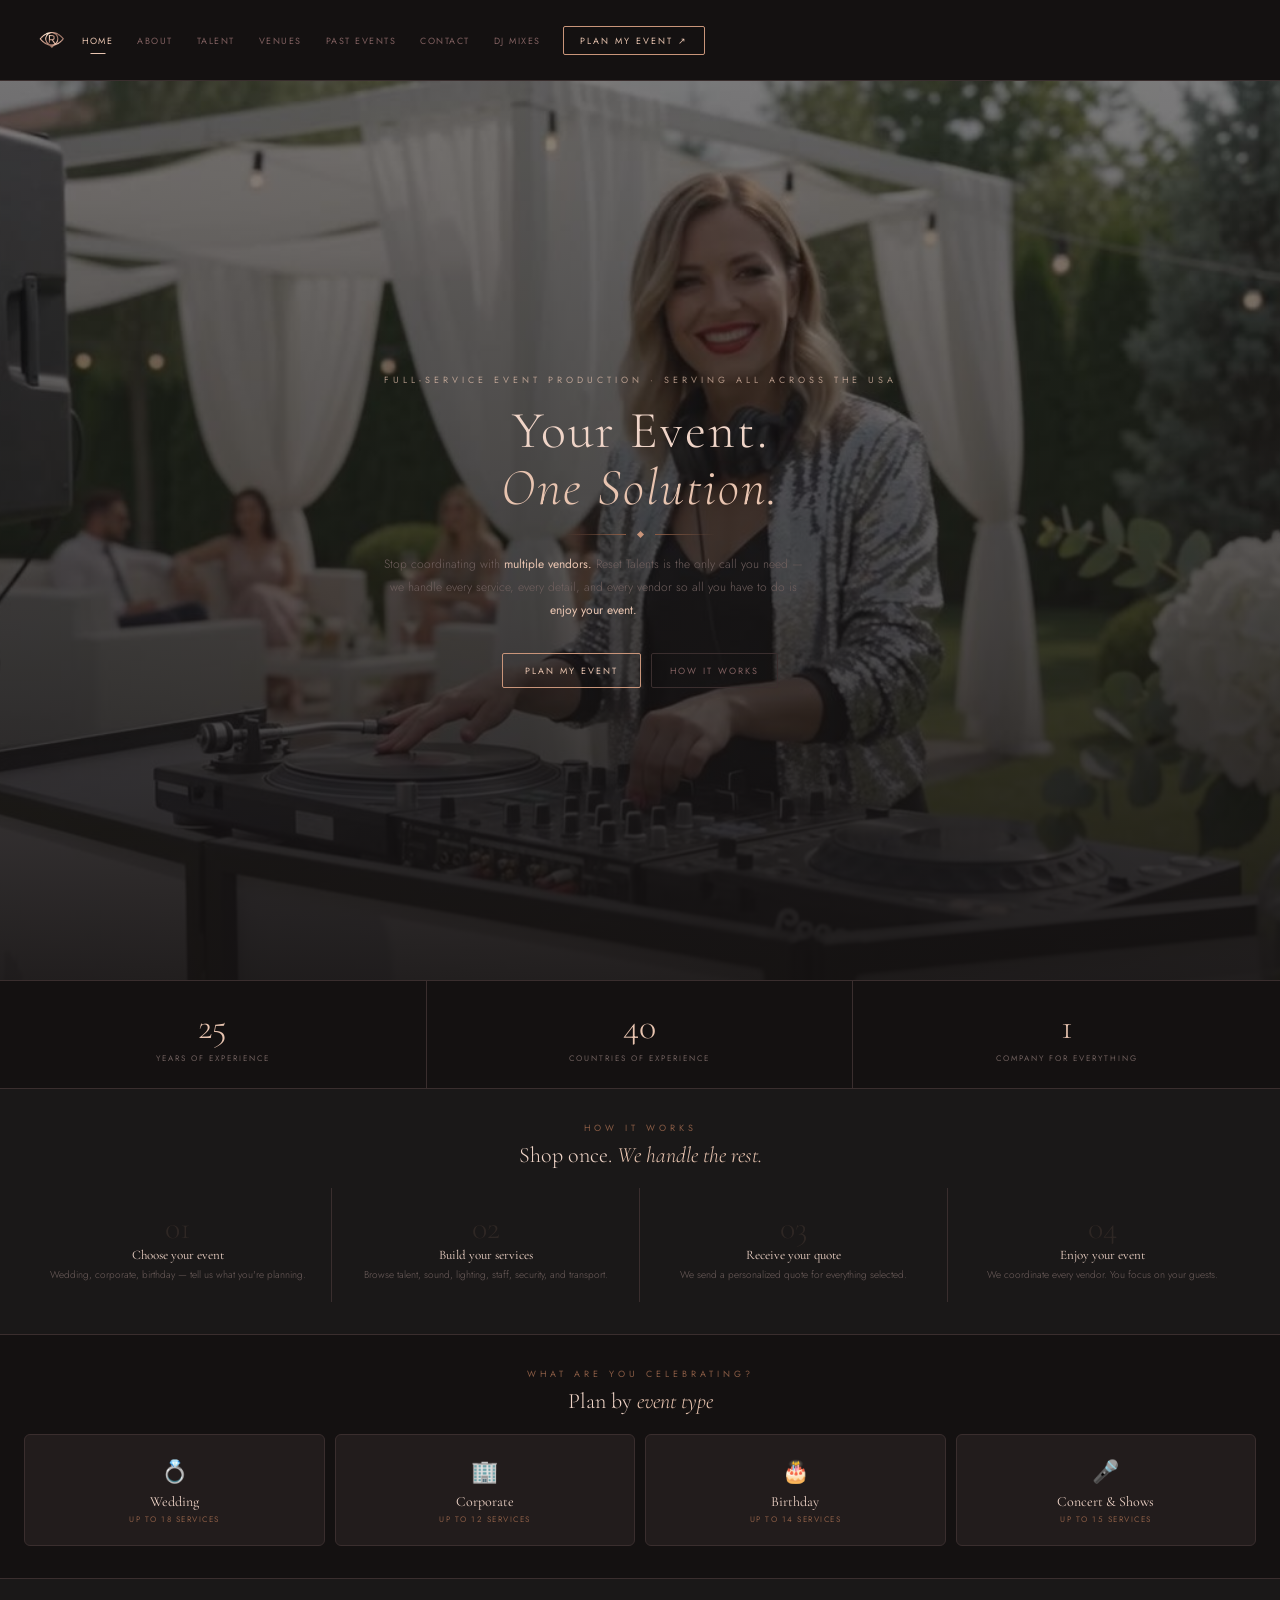
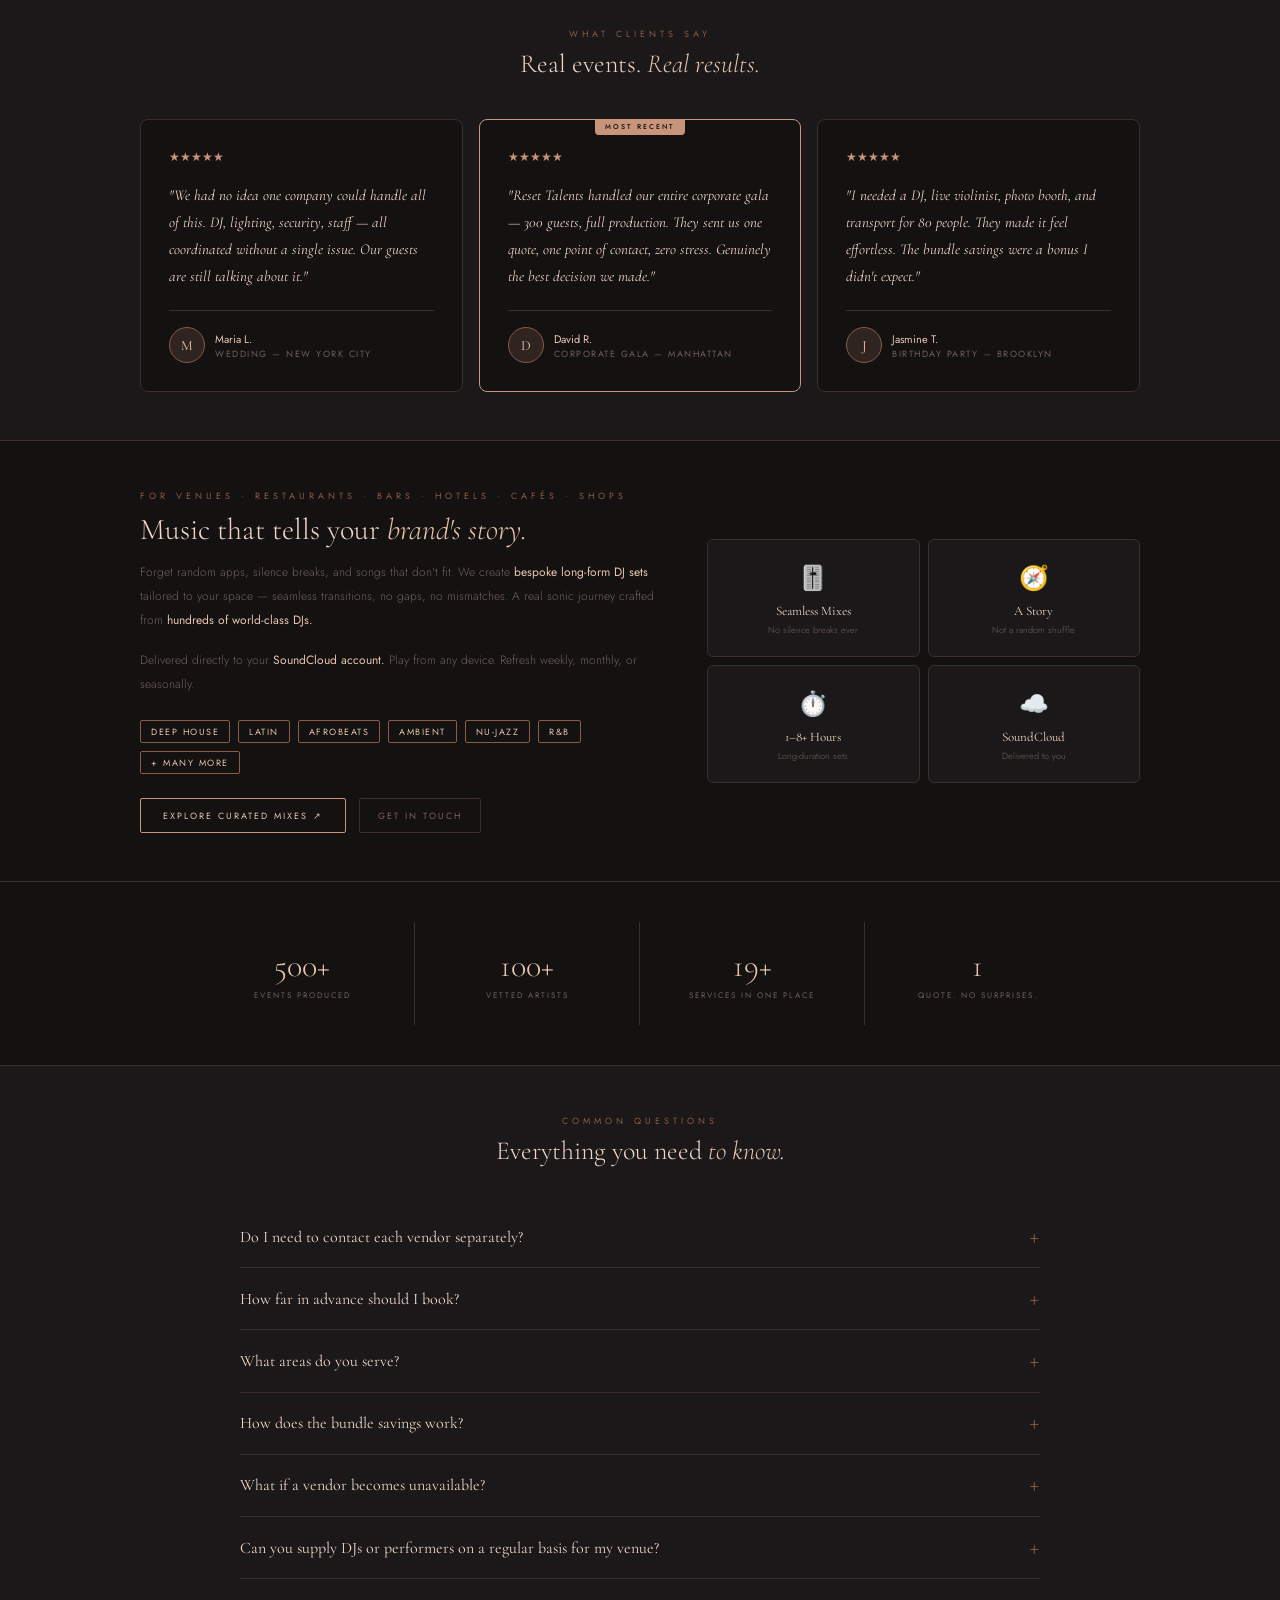
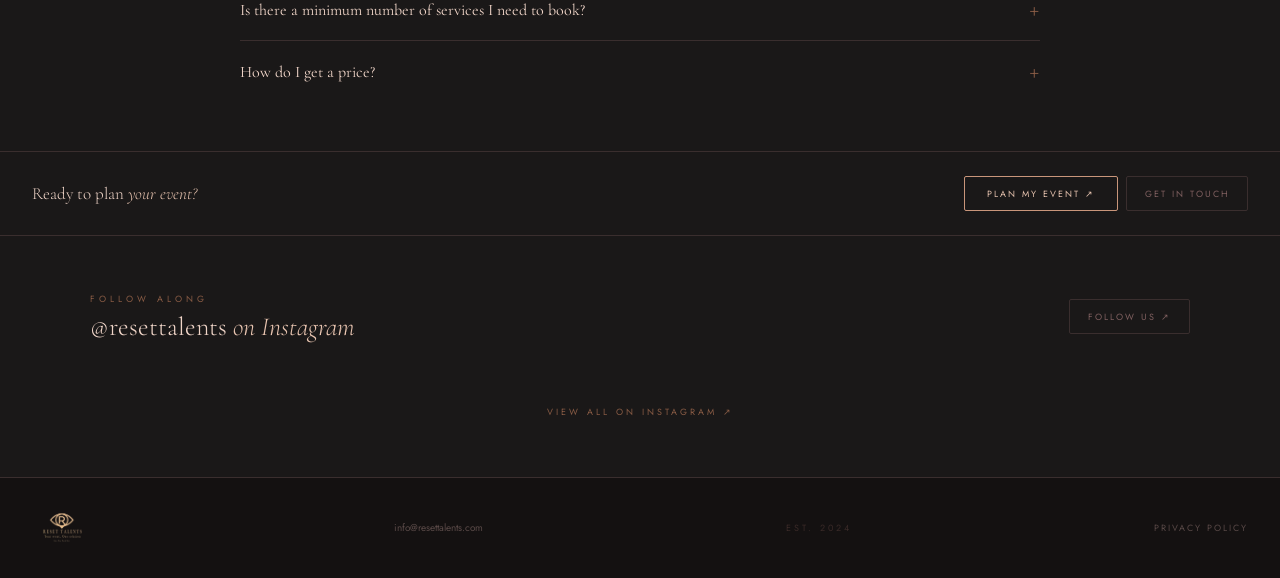
<file: index.html>
<!DOCTYPE html>
<html lang="en">
<head>
<!-- Google tag (gtag.js) -->
<script async src="https://www.googletagmanager.com/gtag/js?id=G-ES6H4X61J9"></script>
<script>
  window.dataLayer = window.dataLayer || [];
  function gtag(){dataLayer.push(arguments);}
  gtag('js', new Date());
  gtag('config', 'G-ES6H4X61J9');
</script>
<meta charset="UTF-8"/>
<meta name="viewport" content="width=device-width,initial-scale=1"/>
<title>Reset Talents — Your Event. One Solution.</title>
<meta name="description" content="Full-service event production company. DJ, live music, lighting, staff, transport, venues and more. Serving all across the USA."/>
<meta property="og:type" content="website"/>
<meta property="og:site_name" content="Reset Talents LLC"/>
<meta property="og:title" content="Reset Talents — Your Event. One Solution."/>
<meta property="og:description" content="Full-service event production in NYC. DJ, live music, lighting, staff, transport, venues and more. One quote. Zero stress. Serving all across the USA."/>
<meta property="og:image" content="https://resettalents.com/assets/logo-full.png"/>
<meta property="og:url" content="https://resettalents.com/"/>
<meta name="twitter:card" content="summary_large_image"/>
<meta name="twitter:title" content="Reset Talents — Your Event. One Solution."/>
<meta name="twitter:description" content="Full-service event production in NYC. DJ, live music, lighting, staff, transport, venues and more. One quote. Zero stress. Serving all across the USA."/>
<meta name="twitter:image" content="https://resettalents.com/assets/logo-full.png"/>
<link rel="preconnect" href="https://fonts.googleapis.com"/>
<link href="https://fonts.googleapis.com/css2?family=Cormorant+Garamond:ital,wght@0,300;0,400;0,600;1,300;1,400&family=Jost:wght@300;400;500&display=swap" rel="stylesheet"/>
<link rel="stylesheet" href="/assets/style.css"/>
<link rel="icon" href="/assets/logo-icon.png" type="image/png"/>
<link rel="apple-touch-icon" href="/assets/logo-icon.png"/>
<style>
.rt-faq-item{border-bottom:0.5px solid var(--border);cursor:pointer;user-select:none}
.rt-faq-item:last-child{border-bottom:none}
.rt-faq-q{display:flex;align-items:center;justify-content:space-between;padding:1.1rem 0;font-family:'Cormorant Garamond',serif;font-size:16px;color:var(--rgs);gap:1rem}
.rt-faq-arrow{font-size:18px;color:var(--rgd);transition:transform 0.3s;flex-shrink:0;font-family:'Jost',sans-serif;font-weight:300}
.rt-faq-item.open .rt-faq-arrow{transform:rotate(45deg);color:var(--rg)}
.rt-faq-a{font-size:12px;color:var(--muted);line-height:1.9;font-weight:300;max-height:0;overflow:hidden;transition:max-height 0.4s ease,padding 0.3s ease;padding-bottom:0}
.rt-faq-item.open .rt-faq-a{max-height:200px;padding-bottom:1.1rem}
@media(max-width:768px){.rt-faq-q{font-size:14px}.steps{grid-template-columns:1fr 1fr}.events-grid{grid-template-columns:1fr 1fr}}
</style>
<!-- Elfsight Instagram Feed -->
<script src="https://elfsightcdn.com/platform.js" async></script>
<script type="application/ld+json">
{
  "@context": "https://schema.org",
  "@type": "ProfessionalService",
  "name": "Reset Talents LLC",
  "alternateName": "Reset Talents",
  "url": "https://resettalents.com/",
  "logo": "https://resettalents.com/assets/logo-full.png",
  "image": "https://resettalents.com/assets/logo-full.png",
  "description": "Full-service event production company based in New York City, serving the USA. DJs, live musicians, photo & video, sound, lighting, transport, and VIP staffing — coordinated into one quote.",
  "email": "info@resettalents.com",
  "founder": { "@type": "Person", "name": "Andre Watson" },
  "foundingDate": "2024",
  "areaServed": [
    { "@type": "Country", "name": "United States" },
    { "@type": "City", "name": "New York City" }
  ],
  "address": {
    "@type": "PostalAddress",
    "addressLocality": "New York",
    "addressRegion": "NY",
    "addressCountry": "US"
  },
  "sameAs": [ "https://www.instagram.com/resettalents" ]
}
</script>
</head>
<body>
<nav class="nav">
  <a href="/" class="nav-logo">
    <img src="/assets/logo-icon.png" alt="Reset Talents" style="height:40px;width:auto;object-fit:contain;mix-blend-mode:screen"/>
  </a>
  <div class="nav-links">
    <a href="/" class="nav-link active">Home</a>
    <a href="/about" class="nav-link">About</a>
    <a href="/talent" class="nav-link">Talent</a>
    <a href="/venues" class="nav-link">Venues</a>
    <a href="/past-events" class="nav-link">Past Events</a>
    <a href="/contact" class="nav-link">Contact</a>
    <a href="/dj-mixes" class="nav-link">DJ Mixes</a>
    <a href="/build-my-event" class="nav-cta">Plan My Event ↗</a>
  </div>
  <button class="nav-hamburger" id="rt-hamburger" aria-label="Menu">
    <span></span><span></span><span></span>
  </button>
</nav>
<div id="rt-mobile-menu" class="nav-mobile-menu">
  <a href="/" class="nav-mobile-link active">Home</a>
  <a href="/about" class="nav-mobile-link">About</a>
  <a href="/talent" class="nav-mobile-link">Talent</a>
  <a href="/venues" class="nav-mobile-link">Venues</a>
  <a href="/past-events" class="nav-mobile-link">Past Events</a>
  <a href="/contact" class="nav-mobile-link">Contact</a>
  <a href="/dj-mixes" class="nav-mobile-link">DJ Mixes</a>
  <a href="/build-my-event" class="nav-mobile-cta">Plan My Event ↗</a>
</div>

<main>
  <!-- VIDEO HERO -->
  <section class="video-hero">
    <video class="video-bg" autoplay muted loop playsinline poster="/assets/hero-poster.jpg" preload="auto">
      <source src="/assets/hero-video.mp4" type="video/mp4"/>
    </video>
    <div class="video-overlay"></div>
    <div class="video-content">
      <div class="eyebrow" style="color:rgba(232,196,176,0.7);margin-bottom:1rem">Full-Service Event Production · Serving All Across the USA</div>
      <h1 class="hero-title">Your Event.<br><em>One Solution.</em></h1>
      <div class="hdiv"><div class="hl"></div><div class="hd"></div><div class="hlr"></div></div>
      <p class="hero-sub">Stop coordinating with <strong>multiple vendors.</strong> Reset Talents is the only call you need — we handle every service, every detail, and every vendor so all you have to do is <strong>enjoy your event.</strong></p>
      <div class="btns">
        <a href="/build-my-event" class="btn-p">Plan My Event</a>
        <a href="/about" class="btn-g">How It Works</a>
      </div>
    </div>
  </section>

  <div class="stats">
    <div class="stat"><div class="stat-num">25</div><div class="stat-lbl">Years of experience</div></div>
    <div class="stat"><div class="stat-num">40</div><div class="stat-lbl">Countries of experience</div></div>
    <div class="stat"><div class="stat-num">1</div><div class="stat-lbl">Company for everything</div></div>
  </div>

  <section class="how sec-alt">
    <div class="eyebrow" style="margin-bottom:8px">How it works</div>
    <h2 class="sec-title">Shop once. <em>We handle the rest.</em></h2>
    <div class="steps">
      <div class="step"><div class="step-num">01</div><div class="step-title">Choose your event</div><p class="step-desc">Wedding, corporate, birthday — tell us what you're planning.</p></div>
      <div class="step"><div class="step-num">02</div><div class="step-title">Build your services</div><p class="step-desc">Browse talent, sound, lighting, staff, security, and transport.</p></div>
      <div class="step"><div class="step-num">03</div><div class="step-title">Receive your quote</div><p class="step-desc">We send a personalized quote for everything selected.</p></div>
      <div class="step"><div class="step-num">04</div><div class="step-title">Enjoy your event</div><p class="step-desc">We coordinate every vendor. You focus on your guests.</p></div>
    </div>
  </section>

  <section class="events-section">
    <div class="eyebrow" style="margin-bottom:8px">What are you celebrating?</div>
    <h2 class="sec-title">Plan by <em>event type</em></h2>
    <div class="events-grid">
      <a href="/build-my-event" class="event-card"><div class="event-emoji">💍</div><div class="event-name">Wedding</div><div class="event-sub">Up to 18 services</div></a>
      <a href="/build-my-event" class="event-card"><div class="event-emoji">🏢</div><div class="event-name">Corporate</div><div class="event-sub">Up to 12 services</div></a>
      <a href="/build-my-event" class="event-card"><div class="event-emoji">🎂</div><div class="event-name">Birthday</div><div class="event-sub">Up to 14 services</div></a>
      <a href="/build-my-event" class="event-card"><div class="event-emoji">🎤</div><div class="event-name">Concert &amp; Shows</div><div class="event-sub">Up to 15 services</div></a>
    </div>
  </section>

  

  <!-- TESTIMONIALS -->
  <section style="padding:3rem 1.5rem;border-bottom:0.5px solid var(--border);background:var(--dark2)">
    <div style="text-align:center;margin-bottom:2.5rem">
      <div style="font-size:9px;letter-spacing:4px;text-transform:uppercase;color:var(--rgd);margin-bottom:8px">What Clients Say</div>
      <h2 style="font-family:'Cormorant Garamond',serif;font-size:26px;font-weight:300;color:var(--rgs)">Real events. <em style="color:var(--rgl)">Real results.</em></h2>
    </div>
    <div style="display:grid;grid-template-columns:repeat(3,1fr);gap:1rem;max-width:1000px;margin:0 auto">

      <div style="background:var(--dark);border:0.5px solid var(--border);border-radius:8px;padding:1.75rem;display:flex;flex-direction:column;justify-content:space-between">
        <div>
          <div style="display:flex;gap:3px;margin-bottom:1rem">
            <span style="color:var(--rg);font-size:12px">★★★★★</span>
          </div>
          <p style="font-family:'Cormorant Garamond',serif;font-size:15px;font-style:italic;color:var(--rgs);line-height:1.8;margin-bottom:1.25rem">"We had no idea one company could handle all of this. DJ, lighting, security, staff — all coordinated without a single issue. Our guests are still talking about it."</p>
        </div>
        <div style="display:flex;align-items:center;gap:10px;padding-top:1rem;border-top:0.5px solid var(--border)">
          <div style="width:36px;height:36px;border-radius:50%;background:rgba(201,149,122,0.15);border:0.5px solid var(--rgd);display:flex;align-items:center;justify-content:center;font-family:'Cormorant Garamond',serif;font-size:14px;color:var(--rgl);flex-shrink:0">M</div>
          <div>
            <div style="font-size:11px;color:var(--rgl);font-weight:400">Maria L.</div>
            <div style="font-size:9px;letter-spacing:1.5px;text-transform:uppercase;color:var(--muted)">Wedding — New York City</div>
          </div>
        </div>
      </div>

      <div style="background:var(--dark);border:0.5px solid var(--rg);border-radius:8px;padding:1.75rem;display:flex;flex-direction:column;justify-content:space-between;position:relative">
        <div style="position:absolute;top:-1px;left:50%;transform:translateX(-50%);background:var(--rg);color:#141111;font-size:7px;letter-spacing:2px;text-transform:uppercase;padding:3px 10px;border-radius:0 0 4px 4px;font-weight:500;white-space:nowrap">Most Recent</div>
        <div>
          <div style="display:flex;gap:3px;margin-bottom:1rem">
            <span style="color:var(--rg);font-size:12px">★★★★★</span>
          </div>
          <p style="font-family:'Cormorant Garamond',serif;font-size:15px;font-style:italic;color:var(--rgs);line-height:1.8;margin-bottom:1.25rem">"Reset Talents handled our entire corporate gala — 300 guests, full production. They sent us one quote, one point of contact, zero stress. Genuinely the best decision we made."</p>
        </div>
        <div style="display:flex;align-items:center;gap:10px;padding-top:1rem;border-top:0.5px solid var(--border)">
          <div style="width:36px;height:36px;border-radius:50%;background:rgba(201,149,122,0.15);border:0.5px solid var(--rgd);display:flex;align-items:center;justify-content:center;font-family:'Cormorant Garamond',serif;font-size:14px;color:var(--rgl);flex-shrink:0">D</div>
          <div>
            <div style="font-size:11px;color:var(--rgl);font-weight:400">David R.</div>
            <div style="font-size:9px;letter-spacing:1.5px;text-transform:uppercase;color:var(--muted)">Corporate Gala — Manhattan</div>
          </div>
        </div>
      </div>

      <div style="background:var(--dark);border:0.5px solid var(--border);border-radius:8px;padding:1.75rem;display:flex;flex-direction:column;justify-content:space-between">
        <div>
          <div style="display:flex;gap:3px;margin-bottom:1rem">
            <span style="color:var(--rg);font-size:12px">★★★★★</span>
          </div>
          <p style="font-family:'Cormorant Garamond',serif;font-size:15px;font-style:italic;color:var(--rgs);line-height:1.8;margin-bottom:1.25rem">"I needed a DJ, live violinist, photo booth, and transport for 80 people. They made it feel effortless. The bundle savings were a bonus I didn't expect."</p>
        </div>
        <div style="display:flex;align-items:center;gap:10px;padding-top:1rem;border-top:0.5px solid var(--border)">
          <div style="width:36px;height:36px;border-radius:50%;background:rgba(201,149,122,0.15);border:0.5px solid var(--rgd);display:flex;align-items:center;justify-content:center;font-family:'Cormorant Garamond',serif;font-size:14px;color:var(--rgl);flex-shrink:0">J</div>
          <div>
            <div style="font-size:11px;color:var(--rgl);font-weight:400">Jasmine T.</div>
            <div style="font-size:9px;letter-spacing:1.5px;text-transform:uppercase;color:var(--muted)">Birthday Party — Brooklyn</div>
          </div>
        </div>
      </div>

    </div>
  </section>

  <!-- DJ MIXES B2B SECTION -->
  <section style="padding:3rem 1.5rem;border-bottom:0.5px solid var(--border);background:var(--dark)">
    <div style="display:grid;grid-template-columns:1.2fr 1fr;gap:3rem;align-items:center;max-width:1000px;margin:0 auto">
      <div>
        <div style="font-size:9px;letter-spacing:4px;text-transform:uppercase;color:var(--rgd);margin-bottom:10px">For Venues · Restaurants · Bars · Hotels · Cafés · Shops</div>
        <h2 style="font-family:'Cormorant Garamond',serif;font-size:30px;font-weight:300;color:var(--rgs);line-height:1.2;margin-bottom:12px">Music that tells your <em style="color:var(--rgl)">brand's story.</em></h2>
        <p style="font-size:12px;color:var(--muted);line-height:2;font-weight:300;margin-bottom:1rem">Forget random apps, silence breaks, and songs that don't fit. We create <strong style="color:var(--rgl);font-weight:400">bespoke long-form DJ sets</strong> tailored to your space — seamless transitions, no gaps, no mismatches. A real sonic journey crafted from <strong style="color:var(--rgl);font-weight:400">hundreds of world-class DJs.</strong></p>
        <p style="font-size:12px;color:var(--muted);line-height:2;font-weight:300;margin-bottom:1.5rem">Delivered directly to your <strong style="color:var(--rgl);font-weight:400">SoundCloud account.</strong> Play from any device. Refresh weekly, monthly, or seasonally.</p>
        <div style="display:flex;flex-wrap:wrap;gap:8px;margin-bottom:1.5rem">
          <span style="font-size:9px;letter-spacing:1.5px;text-transform:uppercase;color:var(--rgl);border:0.5px solid var(--rgd);padding:4px 10px;border-radius:2px">Deep House</span>
          <span style="font-size:9px;letter-spacing:1.5px;text-transform:uppercase;color:var(--rgl);border:0.5px solid var(--rgd);padding:4px 10px;border-radius:2px">Latin</span>
          <span style="font-size:9px;letter-spacing:1.5px;text-transform:uppercase;color:var(--rgl);border:0.5px solid var(--rgd);padding:4px 10px;border-radius:2px">Afrobeats</span>
          <span style="font-size:9px;letter-spacing:1.5px;text-transform:uppercase;color:var(--rgl);border:0.5px solid var(--rgd);padding:4px 10px;border-radius:2px">Ambient</span>
          <span style="font-size:9px;letter-spacing:1.5px;text-transform:uppercase;color:var(--rgl);border:0.5px solid var(--rgd);padding:4px 10px;border-radius:2px">Nu-Jazz</span>
          <span style="font-size:9px;letter-spacing:1.5px;text-transform:uppercase;color:var(--rgl);border:0.5px solid var(--rgd);padding:4px 10px;border-radius:2px">R&B</span>
          <span style="font-size:9px;letter-spacing:1.5px;text-transform:uppercase;color:var(--rgl);border:0.5px solid var(--rgd);padding:4px 10px;border-radius:2px">+ Many More</span>
        </div>
        <a href="/dj-mixes" class="btn-p" style="display:inline-block;margin-right:8px">Explore Curated Mixes ↗</a>
        <a href="/contact" class="btn-g" style="display:inline-block">Get in Touch</a>
      </div>
      <div style="display:grid;grid-template-columns:1fr 1fr;gap:8px">
        <div style="background:var(--dark2);border:0.5px solid var(--border);border-radius:6px;padding:1.25rem;text-align:center">
          <div style="font-size:24px;margin-bottom:8px">🎚️</div>
          <div style="font-family:'Cormorant Garamond',serif;font-size:13px;color:var(--rgs);margin-bottom:4px">Seamless Mixes</div>
          <div style="font-size:9px;color:var(--muted);font-weight:300">No silence breaks ever</div>
        </div>
        <div style="background:var(--dark2);border:0.5px solid var(--border);border-radius:6px;padding:1.25rem;text-align:center">
          <div style="font-size:24px;margin-bottom:8px">🧭</div>
          <div style="font-family:'Cormorant Garamond',serif;font-size:13px;color:var(--rgs);margin-bottom:4px">A Story</div>
          <div style="font-size:9px;color:var(--muted);font-weight:300">Not a random shuffle</div>
        </div>
        <div style="background:var(--dark2);border:0.5px solid var(--border);border-radius:6px;padding:1.25rem;text-align:center">
          <div style="font-size:24px;margin-bottom:8px">⏱️</div>
          <div style="font-family:'Cormorant Garamond',serif;font-size:13px;color:var(--rgs);margin-bottom:4px">1–8+ Hours</div>
          <div style="font-size:9px;color:var(--muted);font-weight:300">Long-duration sets</div>
        </div>
        <div style="background:var(--dark2);border:0.5px solid var(--border);border-radius:6px;padding:1.25rem;text-align:center">
          <div style="font-size:24px;margin-bottom:8px">☁️</div>
          <div style="font-family:'Cormorant Garamond',serif;font-size:13px;color:var(--rgs);margin-bottom:4px">SoundCloud</div>
          <div style="font-size:9px;color:var(--muted);font-weight:300">Delivered to you</div>
        </div>
      </div>
    </div>
  </section>

<section style="padding:2.5rem 1.5rem;border-bottom:0.5px solid var(--border);background:var(--dark)">
    <div style="display:grid;grid-template-columns:repeat(4,1fr);gap:0;max-width:900px;margin:0 auto;text-align:center">
      <div style="padding:1.5rem;border-right:0.5px solid var(--border)">
        <div style="font-family:'Cormorant Garamond',serif;font-size:32px;font-weight:300;color:var(--rgl);margin-bottom:4px">500+</div>
        <div style="font-size:8px;letter-spacing:2px;text-transform:uppercase;color:var(--muted)">Events Produced</div>
      </div>
      <div style="padding:1.5rem;border-right:0.5px solid var(--border)">
        <div style="font-family:'Cormorant Garamond',serif;font-size:32px;font-weight:300;color:var(--rgl);margin-bottom:4px">100+</div>
        <div style="font-size:8px;letter-spacing:2px;text-transform:uppercase;color:var(--muted)">Vetted Artists</div>
      </div>
      <div style="padding:1.5rem;border-right:0.5px solid var(--border)">
        <div style="font-family:'Cormorant Garamond',serif;font-size:32px;font-weight:300;color:var(--rgl);margin-bottom:4px">19+</div>
        <div style="font-size:8px;letter-spacing:2px;text-transform:uppercase;color:var(--muted)">Services in One Place</div>
      </div>
      <div style="padding:1.5rem">
        <div style="font-family:'Cormorant Garamond',serif;font-size:32px;font-weight:300;color:var(--rgl);margin-bottom:4px">1</div>
        <div style="font-size:8px;letter-spacing:2px;text-transform:uppercase;color:var(--muted)">Quote. No Surprises.</div>
      </div>
    </div>
  </section>


  <!-- FAQ -->
  <section style="padding:3rem 1.5rem;border-bottom:0.5px solid var(--border);background:var(--dark2)">
    <div style="max-width:800px;margin:0 auto">
      <div style="text-align:center;margin-bottom:2.5rem">
        <div style="font-size:9px;letter-spacing:4px;text-transform:uppercase;color:var(--rgd);margin-bottom:8px">Common Questions</div>
        <h2 style="font-family:'Cormorant Garamond',serif;font-size:26px;font-weight:300;color:var(--rgs)">Everything you need <em style="color:var(--rgl)">to know.</em></h2>
      </div>
      <div id="rt-faq-list">

        <div class="rt-faq-item" onclick="rtToggleFaq(this)">
          <div class="rt-faq-q">Do I need to contact each vendor separately? <span class="rt-faq-arrow">+</span></div>
          <div class="rt-faq-a">No — that's exactly what we handle for you. You submit one request through our Build My Event page, and we contact every vendor on your list, confirm availability, and collect all the quotes. You receive a single itemized proposal. One call, one team, one solution.</div>
        </div>

        <div class="rt-faq-item" onclick="rtToggleFaq(this)">
          <div class="rt-faq-q">How far in advance should I book? <span class="rt-faq-arrow">+</span></div>
          <div class="rt-faq-a">We recommend reaching out at least 4–6 weeks before your event for standard bookings, and 2–3 months for larger productions, weddings, or events requiring multiple services. That said, we always do our best for last-minute requests — just reach out and we'll tell you what's possible.</div>
        </div>

        <div class="rt-faq-item" onclick="rtToggleFaq(this)">
          <div class="rt-faq-q">What areas do you serve? <span class="rt-faq-arrow">+</span></div>
          <div class="rt-faq-a">We are based in New York City and serve events all across the USA. Whether your event is in Manhattan, Miami, Los Angeles, or anywhere in between — we can coordinate talent and services nationwide.</div>
        </div>

        <div class="rt-faq-item" onclick="rtToggleFaq(this)">
          <div class="rt-faq-q">How does the bundle savings work? <span class="rt-faq-arrow">+</span></div>
          <div class="rt-faq-a">The more services you add to your event, the more you save on our admin fee. Bundles start at 3 services for 5% savings, up to 15% savings when you book 10 or more services. Savings are automatically calculated and applied to your quote — no codes needed.</div>
        </div>

        <div class="rt-faq-item" onclick="rtToggleFaq(this)">
          <div class="rt-faq-q">What if a vendor becomes unavailable? <span class="rt-faq-arrow">+</span></div>
          <div class="rt-faq-a">If a vendor becomes unavailable after confirmation, we find a replacement immediately — at no extra cost and with no disruption to you. Our network of hundreds of vetted professionals means we always have a backup. There are no problems, only solutions.</div>
        </div>

        <div class="rt-faq-item" onclick="rtToggleFaq(this)">
          <div class="rt-faq-q">Can you supply DJs or performers on a regular basis for my venue? <span class="rt-faq-arrow">+</span></div>
          <div class="rt-faq-a">Absolutely — this is one of our core B2B offerings. We supply DJs, live musicians, bands, saxophonists, and performers to restaurants, bars, hotels, clubs, and any venue that needs consistent entertainment. Nightly, weekly, or residency bookings available. Visit our DJ Mixes page for our curated long-set service as well.</div>
        </div>

        <div class="rt-faq-item" onclick="rtToggleFaq(this)">
          <div class="rt-faq-q">Is there a minimum number of services I need to book? <span class="rt-faq-arrow">+</span></div>
          <div class="rt-faq-a">No minimum. You can book a single service — a DJ for your event, a photographer, or just transportation — and we'll handle it with the same care as a full production. Of course, the more you bundle, the more you save.</div>
        </div>

        <div class="rt-faq-item" onclick="rtToggleFaq(this)">
          <div class="rt-faq-q">How do I get a price? <span class="rt-faq-arrow">+</span></div>
          <div class="rt-faq-a">Use our Build My Event tool to select the services you need. Fill in your event details — date, location, and guest count — and submit. We'll contact each vendor, confirm availability, and send you one transparent, itemized quote. No hidden fees.</div>
        </div>

      </div>
    </div>
  </section>

  <div class="cta-bar">
    <div class="cta-text">Ready to plan <em>your event?</em></div>
    <div class="cta-btns">
      <a href="/build-my-event" class="btn-p">Plan My Event ↗</a>
      <a href="/contact" class="btn-g">Get in Touch</a>
    </div>
  </div>
</main>

  <!-- ═══ INSTAGRAM FEED ═══════════════════════════════════ -->
  <section style="padding:3.5rem 2rem;background:var(--dark2);border-top:0.5px solid var(--border)" id="instagram-section">
    <div style="max-width:1100px;margin:0 auto">
      <div style="display:flex;align-items:center;justify-content:space-between;flex-wrap:wrap;gap:1rem;margin-bottom:2rem">
        <div>
          <div class="eyebrow" style="margin-bottom:6px">Follow Along</div>
          <div style="font-family:'Cormorant Garamond',serif;font-size:26px;font-weight:300;color:var(--rgs)">@resettalents <em style="color:var(--rgl)">on Instagram</em></div>
        </div>
        <a href="https://www.instagram.com/resettalents" target="_blank" rel="noopener noreferrer" class="btn-g">Follow Us ↗</a>
      </div>
      <!-- Elfsight Instagram Feed | Reset Talents -->
      <div class="elfsight-app-d154564c-e9a8-4dc6-a82e-8a63be78e1d5" data-elfsight-app-lazy></div>
      <div style="text-align:center;padding-top:1.5rem">
        <a href="https://www.instagram.com/resettalents" target="_blank" rel="noopener noreferrer" style="font-size:9px;letter-spacing:3px;text-transform:uppercase;color:var(--rgd);text-decoration:none">View All on Instagram ↗</a>
      </div>
    </div>
  </section>


<footer class="footer">
  <img src="/assets/logo-full.png" alt="Reset Talents" style="height:60px;width:auto;object-fit:contain;mix-blend-mode:screen"/>
  <div class="footer-email">info@resettalents.com</div>
  <div class="footer-est">Est. 2024</div>
  <a href="/privacy" style="font-size:9px;letter-spacing:2px;text-transform:uppercase;color:#5a4a48;text-decoration:none">Privacy Policy</a>
</footer>
<script>
(function(){
  var btn=document.getElementById('rt-hamburger');
  var menu=document.getElementById('rt-mobile-menu');
  if(!btn||!menu)return;
  btn.addEventListener('click',function(){btn.classList.toggle('open');menu.classList.toggle('open');});
  menu.querySelectorAll('a').forEach(function(a){a.addEventListener('click',function(){btn.classList.remove('open');menu.classList.remove('open');});});
})();
</script>
<script>
function rtToggleFaq(el){
  var isOpen=el.classList.contains('open');
  document.querySelectorAll('.rt-faq-item').forEach(function(i){i.classList.remove('open');});
  if(!isOpen)el.classList.add('open');
}
</script>
</body>
</html>
</file>
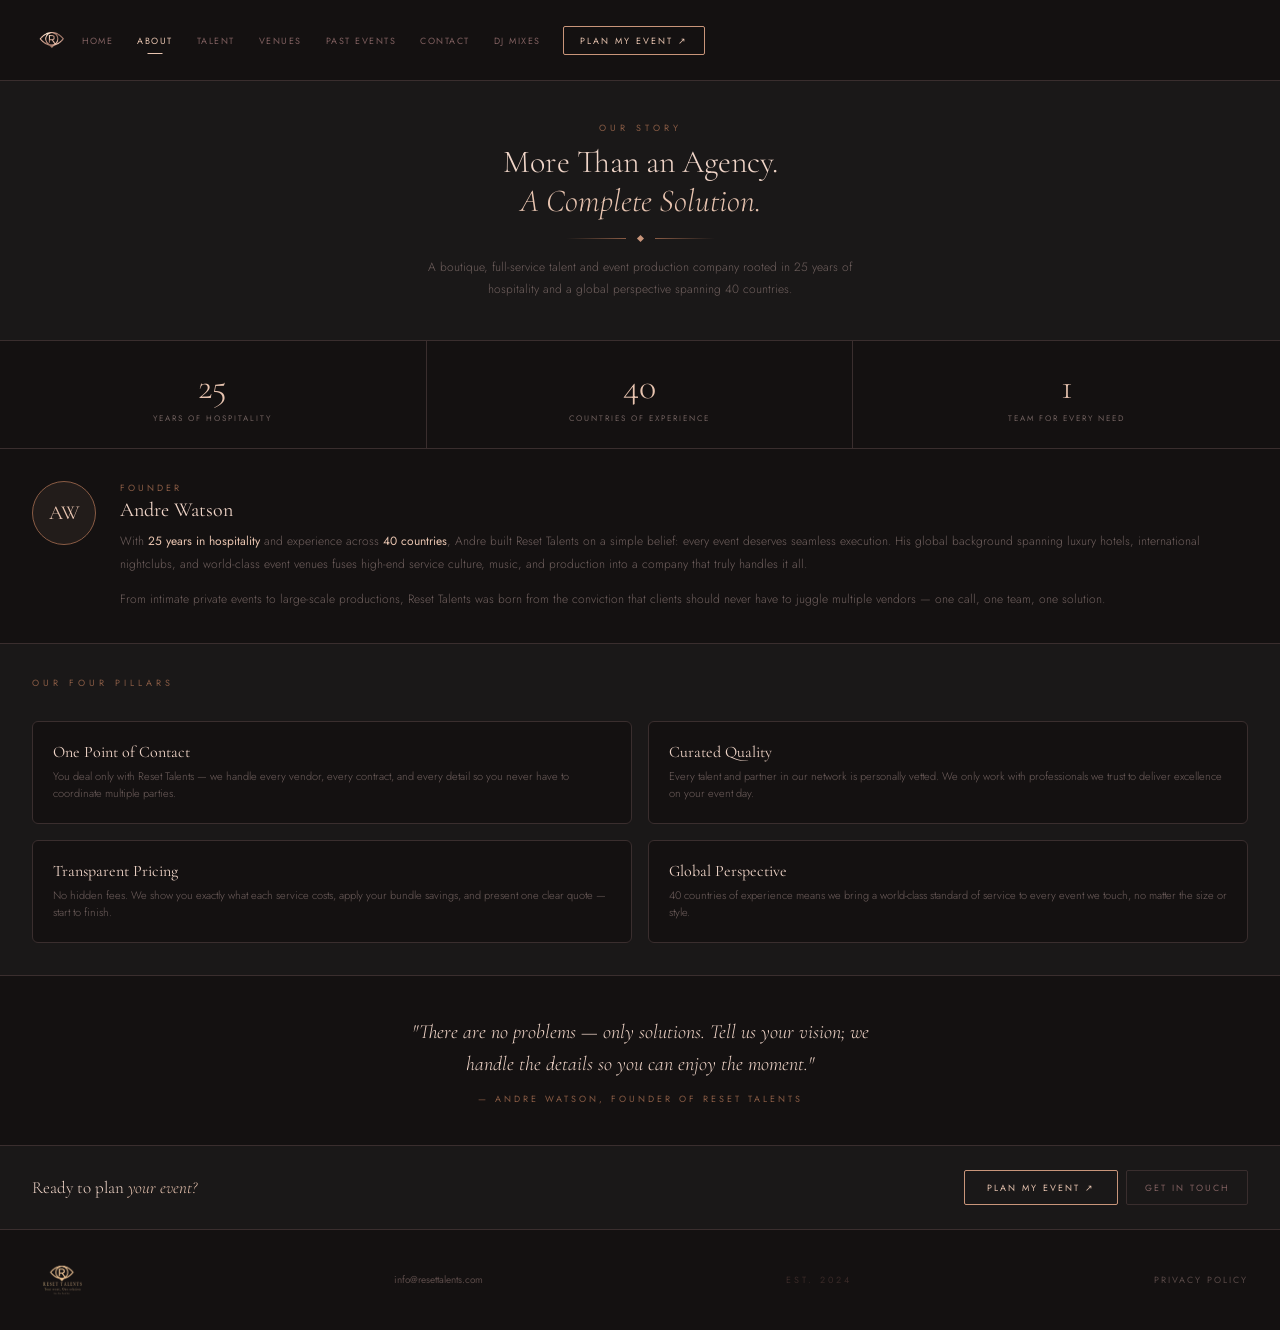
<file: about/index.html>
<!DOCTYPE html>
<html lang="en">
<head>
<!-- Google tag (gtag.js) -->
<script async src="https://www.googletagmanager.com/gtag/js?id=G-ES6H4X61J9"></script>
<script>
  window.dataLayer = window.dataLayer || [];
  function gtag(){dataLayer.push(arguments);}
  gtag('js', new Date());
  gtag('config', 'G-ES6H4X61J9');
</script>
<meta charset="UTF-8"/><meta name="viewport" content="width=device-width,initial-scale=1"/>
<title>About — Reset Talents LLC</title>
<meta name="description" content="25 years of hospitality. 40 countries of experience. One company for everything. The story of Reset Talents and founder Andre Watson."/>
<meta property="og:type" content="website"/>
<meta property="og:site_name" content="Reset Talents LLC"/>
<meta property="og:title" content="About — Reset Talents LLC"/>
<meta property="og:description" content="25 years of hospitality. 40 countries of experience. Founded by Andre Watson in New York City. One company for every event service you need."/>
<meta property="og:image" content="https://resettalents.com/assets/logo-full.png"/>
<meta property="og:url" content="https://resettalents.com/about"/>
<meta name="twitter:card" content="summary_large_image"/>
<meta name="twitter:title" content="About — Reset Talents LLC"/>
<meta name="twitter:description" content="25 years of hospitality. 40 countries of experience. Founded by Andre Watson in New York City. One company for every event service you need."/>
<meta name="twitter:image" content="https://resettalents.com/assets/logo-full.png"/>
<link href="https://fonts.googleapis.com/css2?family=Cormorant+Garamond:ital,wght@0,300;0,400;0,600;1,300;1,400&family=Jost:wght@300;400;500&display=swap" rel="stylesheet"/>
<link rel="stylesheet" href="/assets/style.css"/>
<link rel="icon" href="/assets/logo-icon.png" type="image/png"/>
<link rel="apple-touch-icon" href="/assets/logo-icon.png"/>
</head>
<body>
<nav class="nav">
  <a href="/" class="nav-logo"><img src="/assets/logo-icon.png" alt="Reset Talents" style="height:40px;width:auto;object-fit:contain;mix-blend-mode:screen"/></a>
  <div class="nav-links">
    <a href="/" class="nav-link">Home</a>
    <a href="/about" class="nav-link active">About</a>
    <a href="/talent" class="nav-link">Talent</a>
    <a href="/venues" class="nav-link">Venues</a>
    <a href="/past-events" class="nav-link">Past Events</a>
    <a href="/contact" class="nav-link">Contact</a>
    <a href="/dj-mixes" class="nav-link">DJ Mixes</a>
    <a href="/build-my-event" class="nav-cta">Plan My Event ↗</a>
  </div>
  <button class="nav-hamburger" id="rt-hamburger" aria-label="Menu">
    <span></span><span></span><span></span>
  </button>
</nav>
<div id="rt-mobile-menu" class="nav-mobile-menu">
  <a href="/" class="nav-mobile-link">Home</a>
  <a href="/about" class="nav-mobile-link active">About</a>
  <a href="/talent" class="nav-mobile-link">Talent</a>
  <a href="/venues" class="nav-mobile-link">Venues</a>
  <a href="/past-events" class="nav-mobile-link">Past Events</a>
  <a href="/contact" class="nav-mobile-link">Contact</a>
  <a href="/dj-mixes" class="nav-mobile-link">DJ Mixes</a>
  <a href="/build-my-event" class="nav-mobile-cta">Plan My Event ↗</a>
</div>
<main>
  <div class="page-hero">
    <div class="eyebrow" style="margin-bottom:8px">Our Story</div>
    <h1 class="page-title">More Than an Agency.<br><em>A Complete Solution.</em></h1>
    <div class="hdiv"><div class="hl"></div><div class="hd"></div><div class="hlr"></div></div>
    <p class="page-sub">A boutique, full-service talent and event production company rooted in 25 years of hospitality and a global perspective spanning 40 countries.</p>
  </div>
  <div class="stats">
    <div class="stat"><div class="stat-num">25</div><div class="stat-lbl">Years of hospitality</div></div>
    <div class="stat"><div class="stat-num">40</div><div class="stat-lbl">Countries of experience</div></div>
    <div class="stat"><div class="stat-num">1</div><div class="stat-lbl">Team for every need</div></div>
  </div>
  <div class="founder">
    <div class="avatar"><span class="avatar-text">AW</span></div>
    <div style="flex:1;min-width:200px">
      <div class="founder-role">Founder</div>
      <div class="founder-name">Andre Watson</div>
      <p style="font-size:12px;color:var(--muted);line-height:1.9;font-weight:300;margin-bottom:0.75rem">With <strong style="color:var(--rgl);font-weight:400">25 years in hospitality</strong> and experience across <strong style="color:var(--rgl);font-weight:400">40 countries</strong>, Andre built Reset Talents on a simple belief: every event deserves seamless execution. His global background spanning luxury hotels, international nightclubs, and world-class event venues fuses high-end service culture, music, and production into a company that truly handles it all.</p>
      <p style="font-size:12px;color:var(--muted);line-height:1.9;font-weight:300">From intimate private events to large-scale productions, Reset Talents was born from the conviction that clients should never have to juggle multiple vendors — one call, one team, one solution.</p>
    </div>
  </div>
  <div class="pillars">
    <div class="eyebrow" style="margin-bottom:1rem;grid-column:span 2">Our Four Pillars</div>
    <div class="pillar"><div class="pillar-title">One Point of Contact</div><div class="pillar-desc">You deal only with Reset Talents — we handle every vendor, every contract, and every detail so you never have to coordinate multiple parties.</div></div>
    <div class="pillar"><div class="pillar-title">Curated Quality</div><div class="pillar-desc">Every talent and partner in our network is personally vetted. We only work with professionals we trust to deliver excellence on your event day.</div></div>
    <div class="pillar"><div class="pillar-title">Transparent Pricing</div><div class="pillar-desc">No hidden fees. We show you exactly what each service costs, apply your bundle savings, and present one clear quote — start to finish.</div></div>
    <div class="pillar"><div class="pillar-title">Global Perspective</div><div class="pillar-desc">40 countries of experience means we bring a world-class standard of service to every event we touch, no matter the size or style.</div></div>
  </div>
  <div class="quote-section">
    <blockquote class="quote">"There are no problems — only solutions. Tell us your vision; we handle the details so you can enjoy the moment."</blockquote>
    <div class="quote-attr">— Andre Watson, Founder of Reset Talents</div>
  </div>
  <div class="cta-bar">
    <div class="cta-text">Ready to plan <em>your event?</em></div>
    <div class="cta-btns"><a href="/build-my-event" class="btn-p">Plan My Event ↗</a><a href="/contact" class="btn-g">Get in Touch</a></div>
  </div>
</main>
<footer class="footer"><img src="/assets/logo-full.png" alt="Reset Talents" style="height:60px;width:auto;object-fit:contain;mix-blend-mode:screen"/><div class="footer-email">info@resettalents.com</div><div class="footer-est">Est. 2024</div>
  <a href="/privacy" style="font-size:9px;letter-spacing:2px;text-transform:uppercase;color:#5a4a48;text-decoration:none">Privacy Policy</a></footer>
<script>
(function(){
  var btn=document.getElementById('rt-hamburger');
  var menu=document.getElementById('rt-mobile-menu');
  if(!btn||!menu)return;
  btn.addEventListener('click',function(){btn.classList.toggle('open');menu.classList.toggle('open');});
  menu.querySelectorAll('a').forEach(function(a){a.addEventListener('click',function(){btn.classList.remove('open');menu.classList.remove('open');});});
})();
</script>
</body>
</html>
</file>
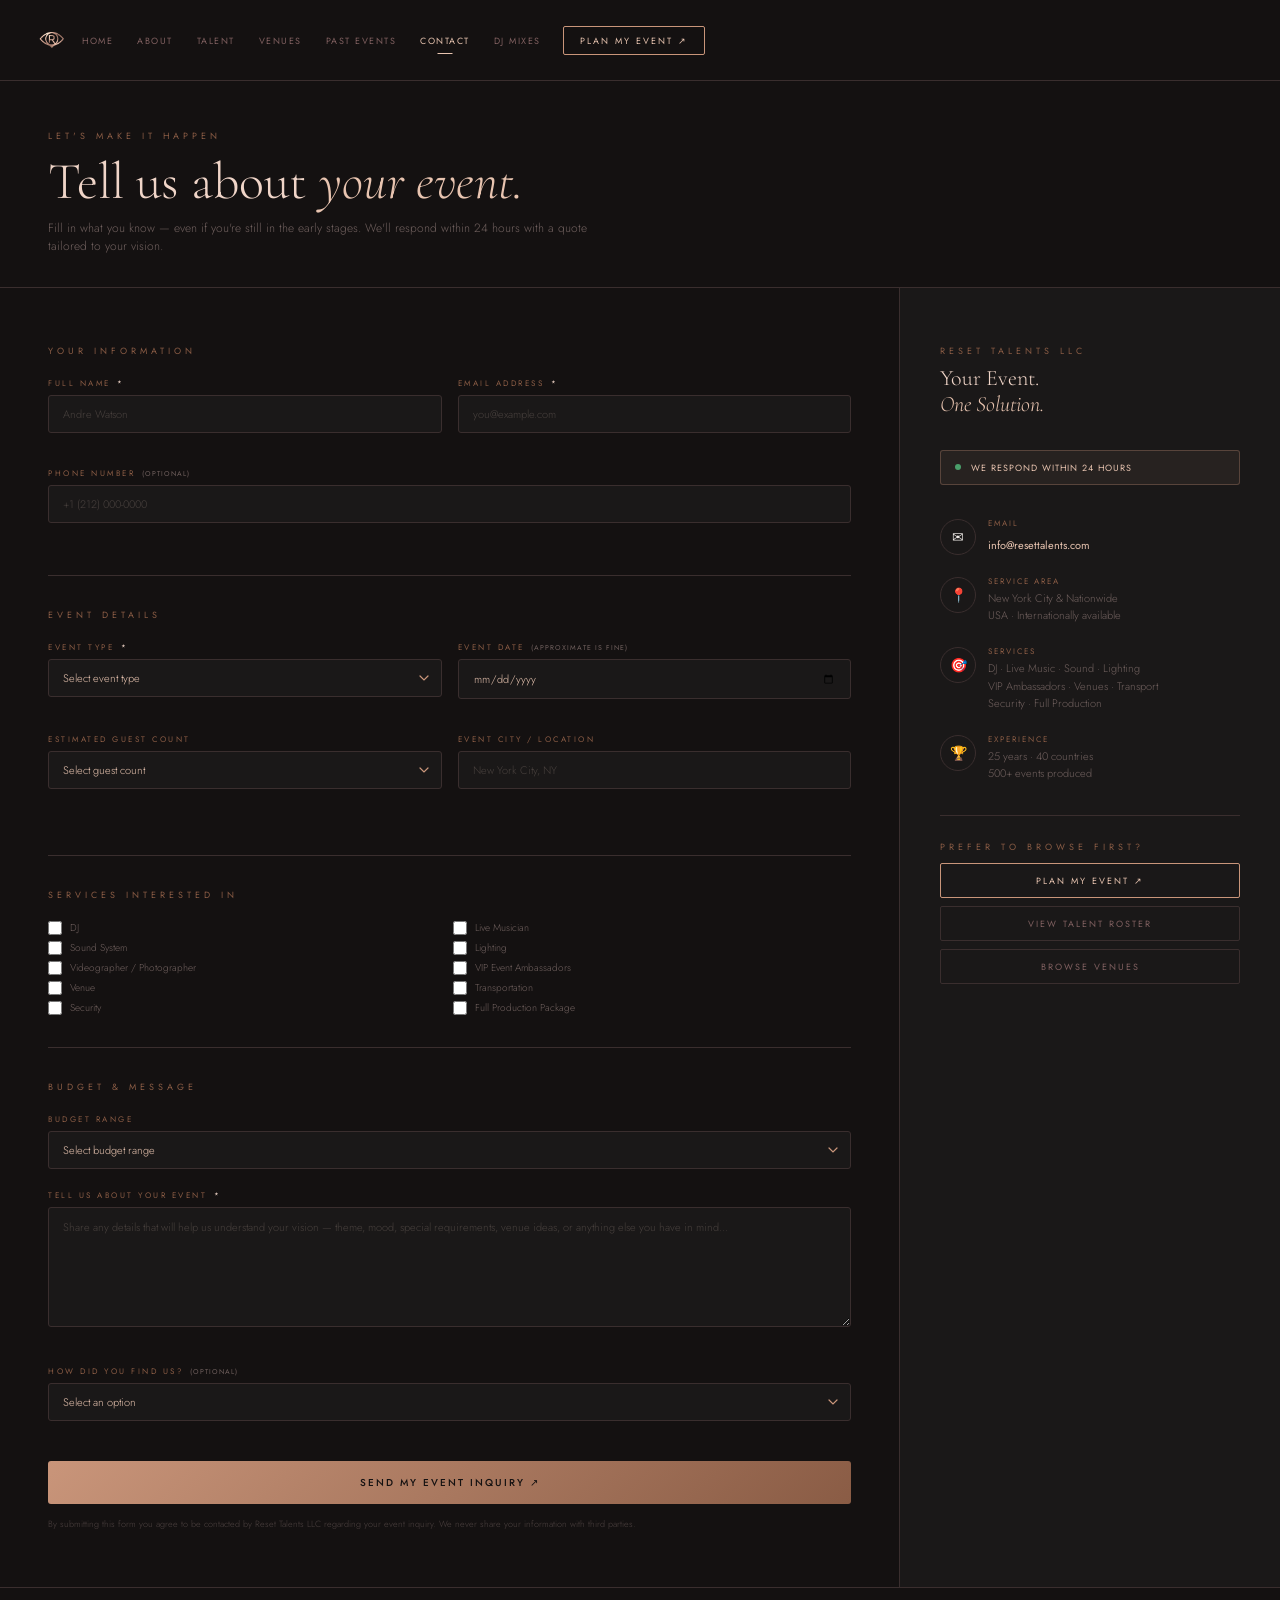
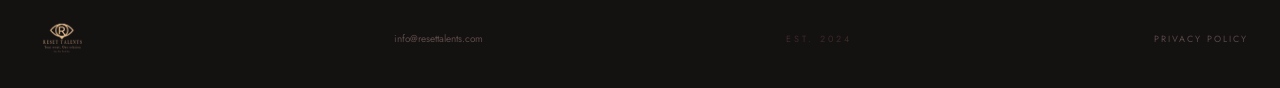
<file: contact/index.html>
<!DOCTYPE html>
<html lang="en">
<head>
<meta charset="UTF-8"/><meta name="viewport" content="width=device-width,initial-scale=1"/>
<title>Contact — Reset Talents LLC</title>
<meta name="description" content="Plan your event with Reset Talents. Tell us what you need — DJ, live music, VIP event ambassadors, venues, lighting, and more across the USA."/>
<meta property="og:title" content="Contact Reset Talents — Plan My Event"/>
<meta property="og:description" content="Tell us about your event. We handle everything — one email, one quote."/>
<meta property="og:image" content="https://resettalents.com/assets/logo-full.png"/>
<meta property="og:url" content="https://resettalents.com/contact"/>
<meta property="og:site_name" content="Reset Talents LLC"/>
<meta name="twitter:card" content="summary_large_image"/>
<!-- Google tag (gtag.js) -->
<script async src="https://www.googletagmanager.com/gtag/js?id=G-ES6H4X61J9"></script>
<script>
  window.dataLayer = window.dataLayer || [];
  function gtag(){dataLayer.push(arguments);}
  gtag('js', new Date());
  gtag('config', 'G-ES6H4X61J9');
</script>
<link href="https://fonts.googleapis.com/css2?family=Cormorant+Garamond:ital,wght@0,300;0,400;0,600;1,300;1,400&family=Jost:wght@300;400;500&display=swap" rel="stylesheet"/>
<link rel="stylesheet" href="/assets/style.css"/>
<link rel="icon" href="/assets/logo-icon.png" type="image/png"/>
<style>
/* ── FORM STYLES ───────────────────────────────────────────── */
.contact-wrap{
  display:grid;
  grid-template-columns:1fr 380px;
  gap:0;
  min-height:calc(100vh - 64px);
}
.contact-form-col{
  padding:3.5rem 3rem;
  border-right:0.5px solid var(--border);
}
.contact-info-col{
  padding:3.5rem 2.5rem;
  background:var(--dark2);
  display:flex;
  flex-direction:column;
  justify-content:flex-start;
  gap:2rem;
}
.form-group{
  margin-bottom:1.25rem;
}
.form-label{
  display:block;
  font-size:8px;
  letter-spacing:2.5px;
  text-transform:uppercase;
  color:var(--rgd);
  margin-bottom:6px;
}
.form-label span{
  color:var(--rgs);
  margin-left:2px;
}
.form-input,
.form-select,
.form-textarea{
  width:100%;
  background:var(--dark2);
  border:0.5px solid var(--border);
  border-radius:3px;
  color:var(--rgl);
  font-family:'Jost',sans-serif;
  font-size:11px;
  font-weight:300;
  padding:10px 14px;
  outline:none;
  transition:border-color 0.2s, background 0.2s;
  box-sizing:border-box;
  -webkit-appearance:none;
  appearance:none;
}
.form-input:focus,
.form-select:focus,
.form-textarea:focus{
  border-color:var(--rg);
  background:rgba(201,149,122,0.04);
}
.form-input::placeholder,
.form-textarea::placeholder{
  color:rgba(178,158,148,0.3);
}
.form-select{
  background-image:url("data:image/svg+xml,%3Csvg xmlns='http://www.w3.org/2000/svg' width='10' height='6' viewBox='0 0 10 6'%3E%3Cpath d='M1 1l4 4 4-4' stroke='%23c9957a' stroke-width='1.2' fill='none' stroke-linecap='round'/%3E%3C/svg%3E");
  background-repeat:no-repeat;
  background-position:right 12px center;
  padding-right:32px;
  cursor:pointer;
}
.form-textarea{
  resize:vertical;
  min-height:120px;
  line-height:1.7;
}
.form-row{
  display:grid;
  grid-template-columns:1fr 1fr;
  gap:1rem;
}
/* CHECKBOXES */
.checkbox-grid{
  display:grid;
  grid-template-columns:repeat(2,1fr);
  gap:6px;
}
.checkbox-item{
  display:flex;
  align-items:center;
  gap:8px;
  cursor:pointer;
}
.checkbox-item input[type="checkbox"]{
  width:14px;height:14px;
  accent-color:var(--rg);
  cursor:pointer;
  flex-shrink:0;
}
.checkbox-item span{
  font-size:10px;
  color:var(--muted);
  font-weight:300;
  line-height:1.4;
}
/* SUBMIT */
.form-submit{
  width:100%;
  background:linear-gradient(135deg,var(--rg),var(--rgd));
  border:none;
  border-radius:3px;
  color:#141111;
  font-family:'Jost',sans-serif;
  font-size:10px;
  font-weight:500;
  letter-spacing:2px;
  text-transform:uppercase;
  padding:14px 24px;
  cursor:pointer;
  transition:opacity 0.2s, transform 0.1s;
  margin-top:0.5rem;
}
.form-submit:hover{opacity:0.9;}
.form-submit:active{transform:scale(0.99);}
.form-submit:disabled{opacity:0.5;cursor:not-allowed;}

/* SUCCESS STATE */
#form-success{
  display:none;
  text-align:center;
  padding:4rem 2rem;
}
/* ERROR */
.field-error{
  font-size:9px;
  color:#e07a7a;
  margin-top:4px;
  display:none;
}
/* INFO COLUMN ITEMS */
.info-item{
  display:flex;
  gap:12px;
  align-items:flex-start;
}
.info-icon{
  width:36px;height:36px;
  border:0.5px solid var(--border);
  border-radius:50%;
  display:flex;align-items:center;justify-content:center;
  font-size:14px;
  flex-shrink:0;
  margin-top:2px;
}
.info-label{
  font-size:8px;letter-spacing:2px;
  text-transform:uppercase;color:var(--rgd);
  margin-bottom:3px;
}
.info-val{
  font-size:11px;color:var(--muted);
  font-weight:300;line-height:1.6;
}
.response-badge{
  background:rgba(201,149,122,0.08);
  border:0.5px solid rgba(201,149,122,0.3);
  border-radius:3px;
  padding:10px 14px;
  display:flex;align-items:center;gap:10px;
}
.rb-dot{
  width:6px;height:6px;
  border-radius:50%;
  background:#4a9e6a;
  flex-shrink:0;
  animation:pulse 2s infinite;
}
@keyframes pulse{0%,100%{opacity:1}50%{opacity:0.4}}
.rb-text{
  font-size:9px;letter-spacing:1px;
  text-transform:uppercase;
  color:var(--rgl);
}

@media(max-width:900px){
  .contact-wrap{grid-template-columns:1fr;direction:ltr}
  .contact-form-col{padding:2.5rem 1.5rem;border-right:none;border-bottom:0.5px solid var(--border)}
  .contact-info-col{padding:2rem 1.5rem}
  .form-row{grid-template-columns:1fr}
  .checkbox-grid{grid-template-columns:1fr}
}
</style>
</head>
<body>
<nav class="nav">
  <a href="/" class="nav-logo"><img src="/assets/logo-icon.png" alt="Reset Talents" style="height:40px;width:auto;object-fit:contain;mix-blend-mode:screen"/></a>
  <div class="nav-links">
    <a href="/" class="nav-link">Home</a>
    <a href="/about" class="nav-link">About</a>
    <a href="/talent" class="nav-link">Talent</a>
    <a href="/venues" class="nav-link">Venues</a>
    <a href="/past-events" class="nav-link">Past Events</a>
    <a href="/contact" class="nav-link active">Contact</a>
    <a href="/dj-mixes" class="nav-link">DJ Mixes</a>
    <a href="/build-my-event" class="nav-cta">Plan My Event ↗</a>
  </div>
  <button class="nav-hamburger" id="rt-hamburger" aria-label="Menu">
    <span></span><span></span><span></span>
  </button>
</nav>
<div id="rt-mobile-menu" class="nav-mobile-menu">
  <a href="/" class="nav-mobile-link">Home</a>
  <a href="/about" class="nav-mobile-link">About</a>
  <a href="/talent" class="nav-mobile-link">Talent</a>
  <a href="/venues" class="nav-mobile-link">Venues</a>
  <a href="/past-events" class="nav-mobile-link">Past Events</a>
  <a href="/contact" class="nav-mobile-link active">Contact</a>
  <a href="/dj-mixes" class="nav-mobile-link">DJ Mixes</a>
  <a href="/build-my-event" class="nav-mobile-cta">Plan My Event ↗</a>
</div>

<main>
  <h1 style="position:absolute;width:1px;height:1px;overflow:hidden;clip:rect(0,0,0,0);white-space:nowrap">Contact Reset Talents — Plan Your Event</h1>

  <!-- PAGE HEADER -->
  <div style="padding:3rem 3rem 2rem;border-bottom:0.5px solid var(--border);background:var(--dark)">
    <div class="eyebrow" style="margin-bottom:8px">Let's make it happen</div>
    <h2 style="font-family:'Cormorant Garamond',serif;font-size:clamp(28px,5vw,52px);font-weight:300;color:var(--rgs);margin-bottom:6px">Tell us about <em style="color:var(--rgl)">your event.</em></h2>
    <p style="font-size:12px;color:var(--muted);font-weight:300;max-width:540px">Fill in what you know — even if you're still in the early stages. We'll respond within 24 hours with a quote tailored to your vision.</p>
  </div>

  <div class="contact-wrap">

    <!-- ── FORM ────────────────────────────────────────────── -->
    <div class="contact-form-col">

      <!-- SUCCESS MESSAGE -->
      <div id="form-success">
        <div style="width:64px;height:64px;border:0.5px solid rgba(74,158,106,0.5);border-radius:50%;display:flex;align-items:center;justify-content:center;font-size:24px;margin:0 auto 1.5rem">✓</div>
        <div style="font-family:'Cormorant Garamond',serif;font-size:28px;font-weight:300;color:var(--rgs);margin-bottom:8px">Message received.</div>
        <p style="font-size:12px;color:var(--muted);font-weight:300;line-height:1.9;margin-bottom:2rem">Thank you for reaching out to Reset Talents. We'll review your event details and get back to you within 24 hours with next steps.</p>
        <a href="/" class="btn-g">← Back to Home</a>
      </div>

      <!-- THE FORM -->
      <form id="contact-form" action="https://formspree.io/f/xjgdyrvw" method="POST" novalidate>

        <!-- SECTION: Your Info -->
        <div style="margin-bottom:2rem;padding-bottom:2rem;border-bottom:0.5px solid var(--border)">
          <div class="eyebrow" style="margin-bottom:1.25rem">Your Information</div>
          <div class="form-row">
            <div class="form-group">
              <label class="form-label" for="name">Full Name <span>*</span></label>
              <input class="form-input" type="text" id="name" name="name" placeholder="Andre Watson" required autocomplete="name"/>
              <div class="field-error" id="err-name">Please enter your name</div>
            </div>
            <div class="form-group">
              <label class="form-label" for="email">Email Address <span>*</span></label>
              <input class="form-input" type="email" id="email" name="email" placeholder="you@example.com" required autocomplete="email"/>
              <div class="field-error" id="err-email">Please enter a valid email</div>
            </div>
          </div>
          <div class="form-group">
            <label class="form-label" for="phone">Phone Number <span style="color:var(--muted);font-size:7px;letter-spacing:1px">(optional)</span></label>
            <input class="form-input" type="tel" id="phone" name="phone" placeholder="+1 (212) 000-0000" autocomplete="tel"/>
          </div>
        </div>

        <!-- SECTION: Event Details -->
        <div style="margin-bottom:2rem;padding-bottom:2rem;border-bottom:0.5px solid var(--border)">
          <div class="eyebrow" style="margin-bottom:1.25rem">Event Details</div>
          <div class="form-row">
            <div class="form-group">
              <label class="form-label" for="event-type">Event Type <span>*</span></label>
              <select class="form-select" id="event-type" name="event_type" required>
                <option value="" disabled selected>Select event type</option>
                <option>Corporate Event</option>
                <option>Private Party</option>
                <option>Gala</option>
                <option>Birthday Celebration</option>
                <option>Wedding Reception</option>
                <option>Product Launch</option>
                <option>Art Exhibition</option>
                <option>Brand Activation</option>
                <option>Networking Event</option>
                <option>Holiday Party</option>
                <option>Other</option>
              </select>
              <div class="field-error" id="err-event-type">Please select an event type</div>
            </div>
            <div class="form-group">
              <label class="form-label" for="event-date">Event Date <span style="color:var(--muted);font-size:7px;letter-spacing:1px">(approximate is fine)</span></label>
              <input class="form-input" type="date" id="event-date" name="event_date"/>
            </div>
          </div>
          <div class="form-row">
            <div class="form-group">
              <label class="form-label" for="guest-count">Estimated Guest Count</label>
              <select class="form-select" id="guest-count" name="guest_count">
                <option value="" disabled selected>Select guest count</option>
                <option>Under 50 guests</option>
                <option>50–100 guests</option>
                <option>100–200 guests</option>
                <option>200–300 guests</option>
                <option>300+ guests</option>
                <option>Not sure yet</option>
              </select>
            </div>
            <div class="form-group">
              <label class="form-label" for="location">Event City / Location</label>
              <input class="form-input" type="text" id="location" name="event_location" placeholder="New York City, NY"/>
            </div>
          </div>
        </div>

        <!-- SECTION: Services -->
        <div style="margin-bottom:2rem;padding-bottom:2rem;border-bottom:0.5px solid var(--border)">
          <div class="eyebrow" style="margin-bottom:1.25rem">Services Interested In</div>
          <div class="checkbox-grid">
            <label class="checkbox-item"><input type="checkbox" name="services" value="DJ"/><span>DJ</span></label>
            <label class="checkbox-item"><input type="checkbox" name="services" value="Live Musician"/><span>Live Musician</span></label>
            <label class="checkbox-item"><input type="checkbox" name="services" value="Sound System"/><span>Sound System</span></label>
            <label class="checkbox-item"><input type="checkbox" name="services" value="Lighting"/><span>Lighting</span></label>
            <label class="checkbox-item"><input type="checkbox" name="services" value="Videographer / Photographer"/><span>Videographer / Photographer</span></label>
            <label class="checkbox-item"><input type="checkbox" name="services" value="VIP Event Ambassadors"/><span>VIP Event Ambassadors</span></label>
            <label class="checkbox-item"><input type="checkbox" name="services" value="Venue"/><span>Venue</span></label>
            <label class="checkbox-item"><input type="checkbox" name="services" value="Transportation"/><span>Transportation</span></label>
            <label class="checkbox-item"><input type="checkbox" name="services" value="Security"/><span>Security</span></label>
            <label class="checkbox-item"><input type="checkbox" name="services" value="Full Production Package"/><span>Full Production Package</span></label>
          </div>
        </div>

        <!-- SECTION: Budget & Message -->
        <div style="margin-bottom:2rem">
          <div class="eyebrow" style="margin-bottom:1.25rem">Budget & Message</div>
          <div class="form-group">
            <label class="form-label" for="budget">Budget Range</label>
            <select class="form-select" id="budget" name="budget_range">
              <option value="" disabled selected>Select budget range</option>
              <option>Under $2,500</option>
              <option>$2,500 – $5,000</option>
              <option>$5,000 – $10,000</option>
              <option>$10,000 – $25,000</option>
              <option>$25,000+</option>
              <option>Flexible / Not sure yet</option>
            </select>
          </div>
          <div class="form-group">
            <label class="form-label" for="message">Tell us about your event <span>*</span></label>
            <textarea class="form-textarea" id="message" name="message" required
              placeholder="Share any details that will help us understand your vision — theme, mood, special requirements, venue ideas, or anything else you have in mind..."></textarea>
            <div class="field-error" id="err-message">Please tell us about your event</div>
          </div>
        </div>

        <!-- How did you find us -->
        <div class="form-group" style="margin-bottom:2rem">
          <label class="form-label" for="referral">How did you find us? <span style="color:var(--muted);font-size:7px;letter-spacing:1px">(optional)</span></label>
          <select class="form-select" id="referral" name="referral_source">
            <option value="" disabled selected>Select an option</option>
            <option>Google Search</option>
            <option>Instagram</option>
            <option>Referral from a friend</option>
            <option>Past client</option>
            <option>Venue recommendation</option>
            <option>Other</option>
          </select>
        </div>

        <button type="submit" class="form-submit" id="submit-btn">
          Send My Event Inquiry ↗
        </button>

        <p style="font-size:9px;color:var(--muted);font-weight:300;margin-top:12px;line-height:1.7;opacity:0.6">
          By submitting this form you agree to be contacted by Reset Talents LLC regarding your event inquiry. We never share your information with third parties.
        </p>

      </form>
    </div>

    <!-- ── INFO COLUMN ──────────────────────────────────────── -->
    <div class="contact-info-col">

      <div>
        <div class="eyebrow" style="margin-bottom:8px">Reset Talents LLC</div>
        <div style="font-family:'Cormorant Garamond',serif;font-size:22px;font-weight:300;color:var(--rgs);line-height:1.2">Your Event.<br><em style="color:var(--rgl)">One Solution.</em></div>
      </div>

      <div class="response-badge">
        <div class="rb-dot"></div>
        <div class="rb-text">We respond within 24 hours</div>
      </div>

      <div style="display:flex;flex-direction:column;gap:1.25rem">
        <div class="info-item">
          <div class="info-icon">✉</div>
          <div>
            <div class="info-label">Email</div>
            <a href="mailto:info@resettalents.com" style="color:var(--rgl);font-size:11px;text-decoration:none">info@resettalents.com</a>
          </div>
        </div>
        <div class="info-item">
          <div class="info-icon">📍</div>
          <div>
            <div class="info-label">Service Area</div>
            <div class="info-val">New York City & Nationwide<br>USA · Internationally available</div>
          </div>
        </div>
        <div class="info-item">
          <div class="info-icon">🎯</div>
          <div>
            <div class="info-label">Services</div>
            <div class="info-val">DJ · Live Music · Sound · Lighting<br>VIP Ambassadors · Venues · Transport<br>Security · Full Production</div>
          </div>
        </div>
        <div class="info-item">
          <div class="info-icon">🏆</div>
          <div>
            <div class="info-label">Experience</div>
            <div class="info-val">25 years · 40 countries<br>500+ events produced</div>
          </div>
        </div>
      </div>

      <div style="border-top:0.5px solid var(--border);padding-top:1.5rem">
        <div class="eyebrow" style="margin-bottom:10px">Prefer to browse first?</div>
        <div style="display:flex;flex-direction:column;gap:8px">
          <a href="/build-my-event" class="btn-p" style="text-align:center">Plan My Event ↗</a>
          <a href="/talent" class="btn-g" style="text-align:center">View Talent Roster</a>
          <a href="/venues" class="btn-g" style="text-align:center">Browse Venues</a>
        </div>
      </div>

    </div>
  </div>
</main>

<footer class="footer">
  <img src="/assets/logo-full.png" alt="Reset Talents" style="height:60px;width:auto;object-fit:contain;mix-blend-mode:screen"/>
  <div class="footer-email">info@resettalents.com</div>
  <div class="footer-est">Est. 2024</div>
  <a href="/privacy" style="font-size:9px;letter-spacing:2px;text-transform:uppercase;color:#5a4a48;text-decoration:none">Privacy Policy</a>
</footer>

<script>
// NAV
(function(){
  var btn=document.getElementById('rt-hamburger');
  var menu=document.getElementById('rt-mobile-menu');
  if(!btn||!menu)return;
  btn.addEventListener('click',function(){btn.classList.toggle('open');menu.classList.toggle('open');});
  menu.querySelectorAll('a').forEach(function(a){a.addEventListener('click',function(){btn.classList.remove('open');menu.classList.remove('open');});});
})();

// FORM VALIDATION & SUBMISSION
document.getElementById('contact-form').addEventListener('submit', async function(e) {
  e.preventDefault();

  // Clear previous errors
  document.querySelectorAll('.field-error').forEach(function(el){ el.style.display='none'; });

  // Validate required fields
  var valid = true;
  var name  = document.getElementById('name').value.trim();
  var email = document.getElementById('email').value.trim();
  var type  = document.getElementById('event-type').value;
  var msg   = document.getElementById('message').value.trim();

  if(!name){ document.getElementById('err-name').style.display='block'; valid=false; }
  if(!email || !/^[^\s@]+@[^\s@]+\.[^\s@]+$/.test(email)){
    document.getElementById('err-email').style.display='block'; valid=false;
  }
  if(!type){ document.getElementById('err-event-type').style.display='block'; valid=false; }
  if(!msg){ document.getElementById('err-message').style.display='block'; valid=false; }

  if(!valid) return;

  // Collect checked services
  var services = Array.from(document.querySelectorAll('input[name="services"]:checked'))
    .map(function(cb){ return cb.value; }).join(', ');

  // Submit to Formspree
  var btn = document.getElementById('submit-btn');
  btn.disabled = true;
  btn.textContent = 'Sending...';

  try {
    var formData = new FormData(this);
    if(services) formData.set('services', services);

    var resp = await fetch('https://formspree.io/f/xjgdyrvw', {
      method:'POST',
      body: formData,
      headers:{ 'Accept':'application/json' }
    });

    if(resp.ok){
      document.getElementById('contact-form').style.display='none';
      document.getElementById('form-success').style.display='block';
      // Fire GA event
      if(typeof gtag !== 'undefined'){
        gtag('event','form_submit',{ event_category:'Contact', event_label:'Event Inquiry' });
      }
    } else {
      btn.disabled = false;
      btn.textContent = 'Send My Event Inquiry ↗';
      alert('Something went wrong. Please email us directly at info@resettalents.com');
    }
  } catch(err) {
    btn.disabled = false;
    btn.textContent = 'Send My Event Inquiry ↗';
    alert('Network error. Please email us directly at info@resettalents.com');
  }
});
</script>
</body>
</html>
</file>
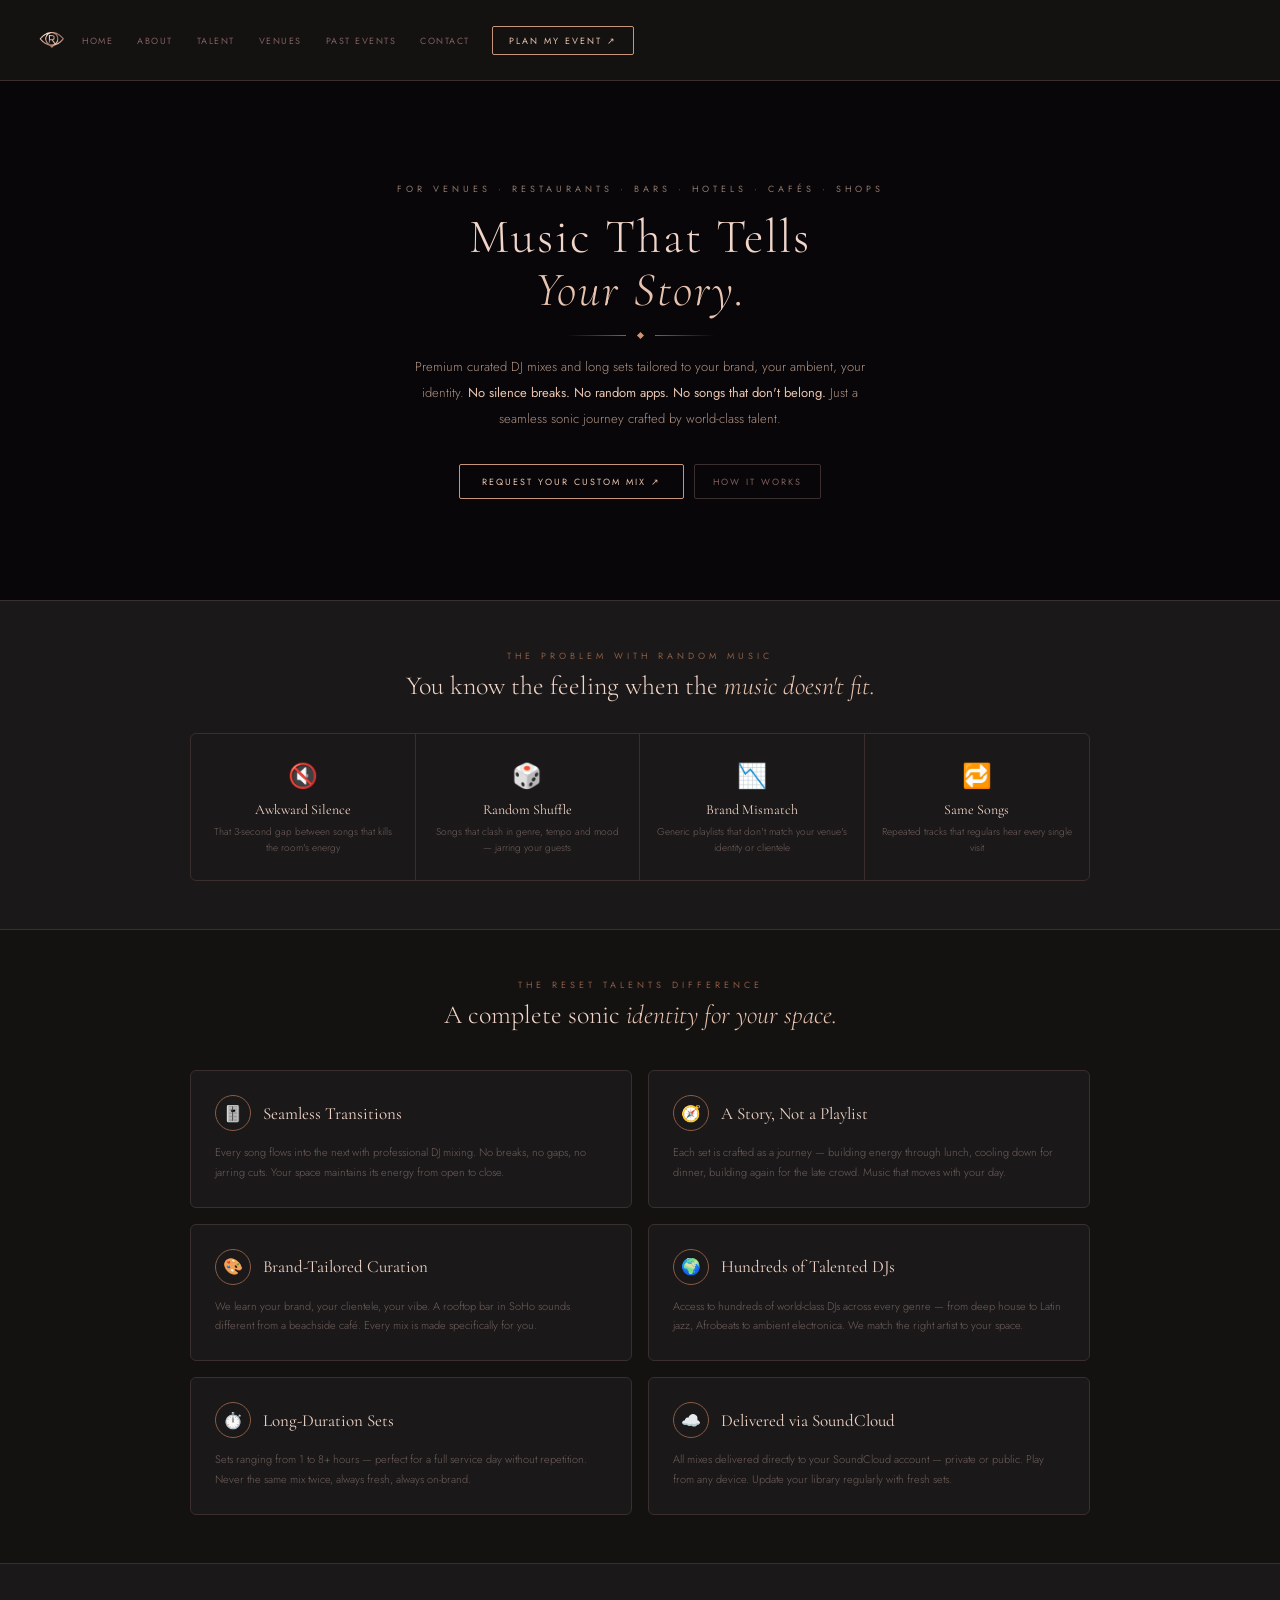
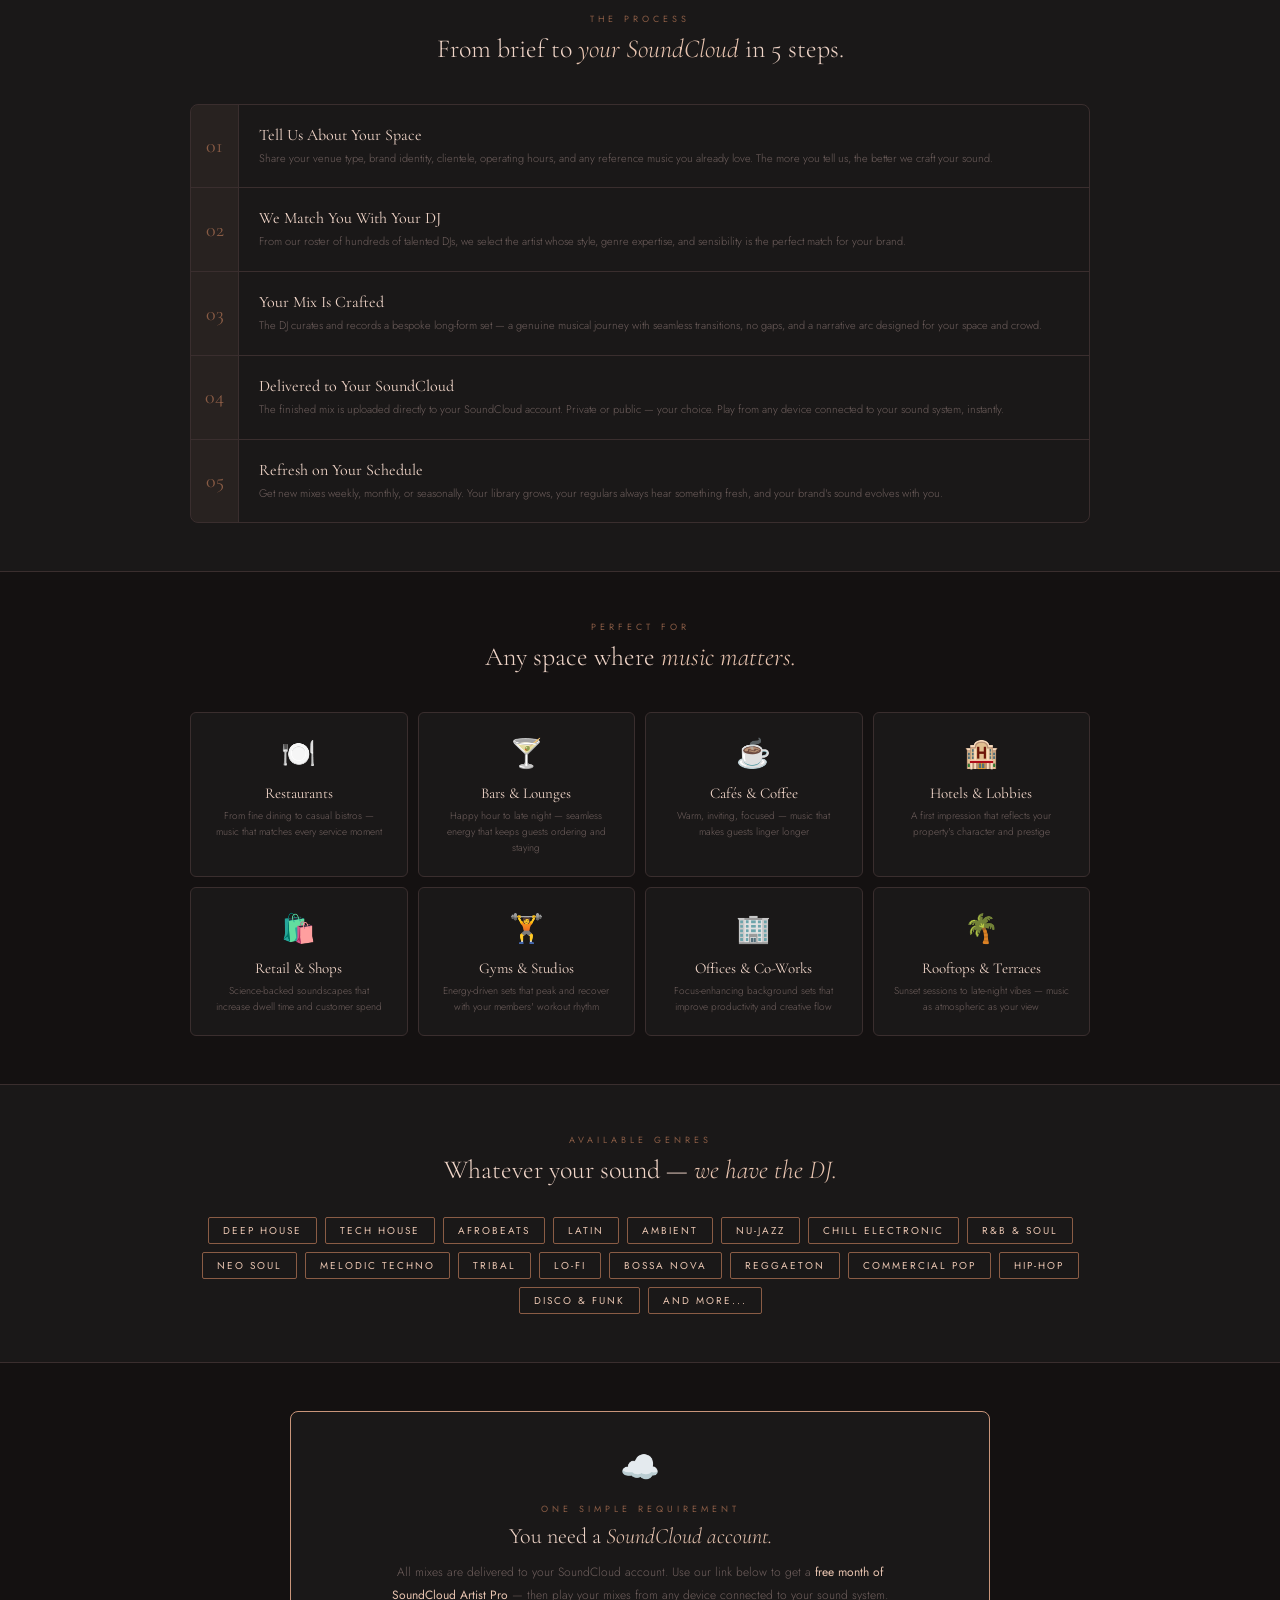
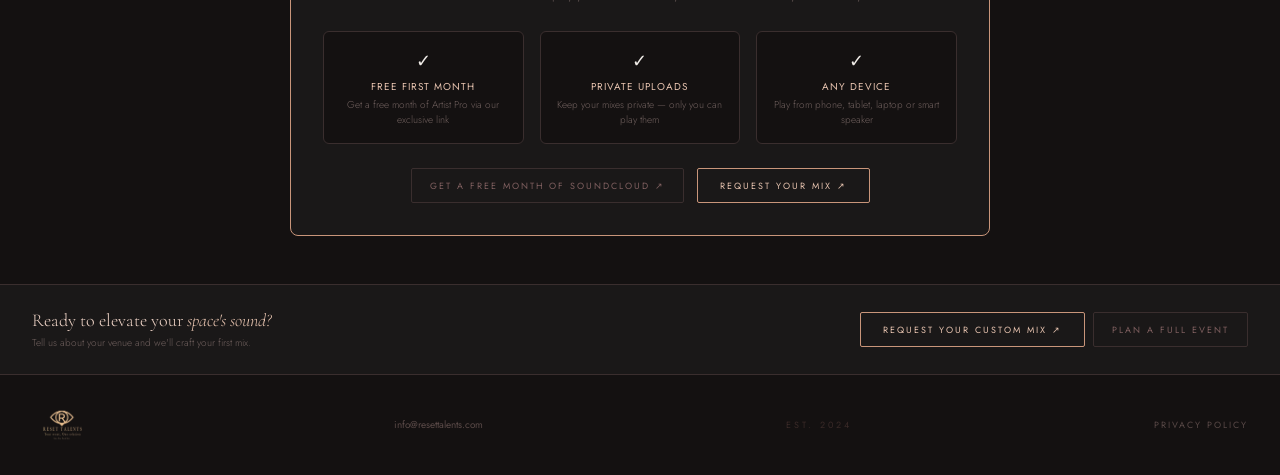
<file: dj-mixes/index.html>
<!DOCTYPE html>
<html lang="en">
<head>
<!-- Google tag (gtag.js) -->
<script async src="https://www.googletagmanager.com/gtag/js?id=G-ES6H4X61J9"></script>
<script>
  window.dataLayer = window.dataLayer || [];
  function gtag(){dataLayer.push(arguments);}
  gtag('js', new Date());
  gtag('config', 'G-ES6H4X61J9');
</script>
<meta charset="UTF-8"/><meta name="viewport" content="width=device-width,initial-scale=1"/>
<title>Curated DJ Mixes & Long Sets — Reset Talents LLC</title>
<meta name="description" content="Premium curated DJ mixes and long sets tailored to your venue, restaurant, bar, hotel or business. No silence breaks. No mismatched songs. Just a seamless sonic journey crafted by world-class DJs."/>
<meta property="og:type" content="website"/>
<meta property="og:site_name" content="Reset Talents LLC"/>
<meta property="og:title" content="Curated DJ Mixes & Long Sets — Reset Talents LLC"/>
<meta property="og:description" content="Premium DJ mixes for restaurants, bars, hotels and venues. No silence breaks. No mismatched songs. Seamless long-form sets delivered to your SoundCloud."/>
<meta property="og:image" content="https://resettalents.com/assets/logo-full.png"/>
<meta property="og:url" content="https://resettalents.com/dj-mixes"/>
<meta name="twitter:card" content="summary_large_image"/>
<meta name="twitter:title" content="Curated DJ Mixes & Long Sets — Reset Talents LLC"/>
<meta name="twitter:description" content="Premium DJ mixes for restaurants, bars, hotels and venues. No silence breaks. No mismatched songs. Seamless long-form sets delivered to your SoundCloud."/>
<meta name="twitter:image" content="https://resettalents.com/assets/logo-full.png"/>
<link href="https://fonts.googleapis.com/css2?family=Cormorant+Garamond:ital,wght@0,300;0,400;0,600;1,300;1,400&family=Jost:wght@300;400;500&display=swap" rel="stylesheet"/>
<link rel="stylesheet" href="/assets/style.css"/>
<link rel="icon" href="/assets/logo-icon.png" type="image/png"/>
<link rel="apple-touch-icon" href="/assets/logo-icon.png"/>

<style>
@media(max-width:600px){
  /* DJ Mixes 2-col → 1-col */
  [style*="grid-template-columns:1fr 1fr"]{
    grid-template-columns:1fr !important;
  }
  /* Steps 48px icon + text → stack */
  [style*="grid-template-columns:48px 1fr"]{
    grid-template-columns:1fr !important;
  }
  /* Stat numbers → 2-col */
  [style*="grid-template-columns:repeat(4"]{
    grid-template-columns:repeat(2,1fr) !important;
  }
}
</style>
</head>
<body>
<nav class="nav">
  <a href="/" class="nav-logo"><img src="/assets/logo-icon.png" alt="Reset Talents" style="height:40px;width:auto;object-fit:contain;mix-blend-mode:screen"/></a>
  <div class="nav-links">
    <a href="/" class="nav-link">Home</a>
    <a href="/about" class="nav-link">About</a>
    <a href="/talent" class="nav-link">Talent</a>
    <a href="/venues" class="nav-link">Venues</a>
    <a href="/past-events" class="nav-link">Past Events</a>
    <a href="/contact" class="nav-link">Contact</a>
    <a href="/build-my-event" class="nav-cta">Plan My Event ↗</a>
  </div>
  <button class="nav-hamburger" id="rt-hamburger" aria-label="Menu">
    <span></span><span></span><span></span>
  </button>
</nav>
<div id="rt-mobile-menu" class="nav-mobile-menu">
  <a href="/" class="nav-mobile-link">Home</a>
  <a href="/about" class="nav-mobile-link">About</a>
  <a href="/talent" class="nav-mobile-link">Talent</a>
  <a href="/venues" class="nav-mobile-link">Venues</a>
  <a href="/past-events" class="nav-mobile-link">Past Events</a>
  <a href="/contact" class="nav-mobile-link">Contact</a>
  <a href="/dj-mixes" class="nav-mobile-link active">DJ Mixes</a>
  <a href="/build-my-event" class="nav-mobile-cta">Plan My Event ↗</a>
</div>

<main>

  <!-- HERO -->
  <section style="position:relative;min-height:520px;display:flex;align-items:center;justify-content:center;overflow:hidden;border-bottom:0.5px solid var(--border);background:#080608">
    <div style="position:absolute;inset:0;background:url('https://images.unsplash.com/photo-1571266028243-d220c6a7c869?w=1400&q=80') center/cover;opacity:0.25"></div>
    <div style="position:absolute;inset:0;background:linear-gradient(to bottom,rgba(8,6,8,0.3) 0%,rgba(8,6,8,0.7) 60%,rgba(8,6,8,0.98) 100%)"></div>
    <div style="position:relative;z-index:2;text-align:center;padding:4rem 1.5rem;max-width:620px;margin:0 auto">
      <div class="eyebrow" style="color:rgba(232,196,176,0.6);margin-bottom:1rem">For Venues · Restaurants · Bars · Hotels · Cafés · Shops</div>
      <h1 style="font-family:'Cormorant Garamond',serif;font-size:48px;font-weight:300;line-height:1.1;color:var(--rgs);letter-spacing:2px;margin-bottom:0.75rem">Music That Tells<br><em style="color:var(--rgl)">Your Story.</em></h1>
      <div class="hdiv"><div class="hl"></div><div class="hd"></div><div class="hlr"></div></div>
      <p style="font-size:13px;color:rgba(232,196,176,0.75);line-height:2;max-width:480px;font-weight:300;margin:0 auto 2rem">Premium curated DJ mixes and long sets tailored to your brand, your ambient, your identity. <strong style="color:var(--rgl);font-weight:400">No silence breaks. No random apps. No songs that don't belong.</strong> Just a seamless sonic journey crafted by world-class talent.</p>
      <div style="display:flex;gap:10px;flex-wrap:wrap;justify-content:center">
        <a href="/contact" class="btn-p">Request Your Custom Mix ↗</a>
        <a href="#how-it-works" class="btn-g">How It Works</a>
      </div>
    </div>
  </section>

  <!-- THE PROBLEM -->
  <section style="padding:3rem 1.5rem;border-bottom:0.5px solid var(--border);background:var(--dark2);text-align:center">
    <div class="eyebrow" style="margin-bottom:8px">The Problem With Random Music</div>
    <h2 style="font-family:'Cormorant Garamond',serif;font-size:26px;font-weight:300;color:var(--rgs);margin-bottom:2rem">You know the feeling when the <em style="color:var(--rgl)">music doesn't fit.</em></h2>
    <div style="display:grid;grid-template-columns:repeat(4,1fr);gap:0;max-width:900px;margin:0 auto;border:0.5px solid var(--border);border-radius:6px;overflow:hidden">
      <div style="padding:1.5rem 1rem;text-align:center;border-right:0.5px solid var(--border)">
        <div style="font-size:24px;margin-bottom:8px">🔇</div>
        <div style="font-family:'Cormorant Garamond',serif;font-size:14px;color:var(--rgs);margin-bottom:6px">Awkward Silence</div>
        <div style="font-size:10px;color:var(--muted);font-weight:300;line-height:1.6">That 3-second gap between songs that kills the room's energy</div>
      </div>
      <div style="padding:1.5rem 1rem;text-align:center;border-right:0.5px solid var(--border)">
        <div style="font-size:24px;margin-bottom:8px">🎲</div>
        <div style="font-family:'Cormorant Garamond',serif;font-size:14px;color:var(--rgs);margin-bottom:6px">Random Shuffle</div>
        <div style="font-size:10px;color:var(--muted);font-weight:300;line-height:1.6">Songs that clash in genre, tempo and mood — jarring your guests</div>
      </div>
      <div style="padding:1.5rem 1rem;text-align:center;border-right:0.5px solid var(--border)">
        <div style="font-size:24px;margin-bottom:8px">📉</div>
        <div style="font-family:'Cormorant Garamond',serif;font-size:14px;color:var(--rgs);margin-bottom:6px">Brand Mismatch</div>
        <div style="font-size:10px;color:var(--muted);font-weight:300;line-height:1.6">Generic playlists that don't match your venue's identity or clientele</div>
      </div>
      <div style="padding:1.5rem 1rem;text-align:center">
        <div style="font-size:24px;margin-bottom:8px">🔁</div>
        <div style="font-family:'Cormorant Garamond',serif;font-size:14px;color:var(--rgs);margin-bottom:6px">Same Songs</div>
        <div style="font-size:10px;color:var(--muted);font-weight:300;line-height:1.6">Repeated tracks that regulars hear every single visit</div>
      </div>
    </div>
  </section>

  <!-- THE SOLUTION -->
  <section style="padding:3rem 1.5rem;border-bottom:0.5px solid var(--border)">
    <div style="max-width:900px;margin:0 auto">
      <div style="text-align:center;margin-bottom:2.5rem">
        <div class="eyebrow" style="margin-bottom:8px">The Reset Talents Difference</div>
        <h2 style="font-family:'Cormorant Garamond',serif;font-size:26px;font-weight:300;color:var(--rgs)">A complete sonic <em style="color:var(--rgl)">identity for your space.</em></h2>
      </div>
      <div style="display:grid;grid-template-columns:1fr 1fr;gap:1rem">
        <div style="background:var(--dark2);border:0.5px solid var(--border);border-radius:6px;padding:1.5rem">
          <div style="display:flex;align-items:center;gap:12px;margin-bottom:12px">
            <div style="width:36px;height:36px;border:0.5px solid var(--rgd);border-radius:50%;display:flex;align-items:center;justify-content:center;font-size:16px;flex-shrink:0">🎚️</div>
            <div style="font-family:'Cormorant Garamond',serif;font-size:17px;color:var(--rgs)">Seamless Transitions</div>
          </div>
          <p style="font-size:11px;color:var(--muted);line-height:1.8;font-weight:300">Every song flows into the next with professional DJ mixing. No breaks, no gaps, no jarring cuts. Your space maintains its energy from open to close.</p>
        </div>
        <div style="background:var(--dark2);border:0.5px solid var(--border);border-radius:6px;padding:1.5rem">
          <div style="display:flex;align-items:center;gap:12px;margin-bottom:12px">
            <div style="width:36px;height:36px;border:0.5px solid var(--rgd);border-radius:50%;display:flex;align-items:center;justify-content:center;font-size:16px;flex-shrink:0">🧭</div>
            <div style="font-family:'Cormorant Garamond',serif;font-size:17px;color:var(--rgs)">A Story, Not a Playlist</div>
          </div>
          <p style="font-size:11px;color:var(--muted);line-height:1.8;font-weight:300">Each set is crafted as a journey — building energy through lunch, cooling down for dinner, building again for the late crowd. Music that moves with your day.</p>
        </div>
        <div style="background:var(--dark2);border:0.5px solid var(--border);border-radius:6px;padding:1.5rem">
          <div style="display:flex;align-items:center;gap:12px;margin-bottom:12px">
            <div style="width:36px;height:36px;border:0.5px solid var(--rgd);border-radius:50%;display:flex;align-items:center;justify-content:center;font-size:16px;flex-shrink:0">🎨</div>
            <div style="font-family:'Cormorant Garamond',serif;font-size:17px;color:var(--rgs)">Brand-Tailored Curation</div>
          </div>
          <p style="font-size:11px;color:var(--muted);line-height:1.8;font-weight:300">We learn your brand, your clientele, your vibe. A rooftop bar in SoHo sounds different from a beachside café. Every mix is made specifically for you.</p>
        </div>
        <div style="background:var(--dark2);border:0.5px solid var(--border);border-radius:6px;padding:1.5rem">
          <div style="display:flex;align-items:center;gap:12px;margin-bottom:12px">
            <div style="width:36px;height:36px;border:0.5px solid var(--rgd);border-radius:50%;display:flex;align-items:center;justify-content:center;font-size:16px;flex-shrink:0">🌍</div>
            <div style="font-family:'Cormorant Garamond',serif;font-size:17px;color:var(--rgs)">Hundreds of Talented DJs</div>
          </div>
          <p style="font-size:11px;color:var(--muted);line-height:1.8;font-weight:300">Access to hundreds of world-class DJs across every genre — from deep house to Latin jazz, Afrobeats to ambient electronica. We match the right artist to your space.</p>
        </div>
        <div style="background:var(--dark2);border:0.5px solid var(--border);border-radius:6px;padding:1.5rem">
          <div style="display:flex;align-items:center;gap:12px;margin-bottom:12px">
            <div style="width:36px;height:36px;border:0.5px solid var(--rgd);border-radius:50%;display:flex;align-items:center;justify-content:center;font-size:16px;flex-shrink:0">⏱️</div>
            <div style="font-family:'Cormorant Garamond',serif;font-size:17px;color:var(--rgs)">Long-Duration Sets</div>
          </div>
          <p style="font-size:11px;color:var(--muted);line-height:1.8;font-weight:300">Sets ranging from 1 to 8+ hours — perfect for a full service day without repetition. Never the same mix twice, always fresh, always on-brand.</p>
        </div>
        <div style="background:var(--dark2);border:0.5px solid var(--border);border-radius:6px;padding:1.5rem">
          <div style="display:flex;align-items:center;gap:12px;margin-bottom:12px">
            <div style="width:36px;height:36px;border:0.5px solid var(--rgd);border-radius:50%;display:flex;align-items:center;justify-content:center;font-size:16px;flex-shrink:0">☁️</div>
            <div style="font-family:'Cormorant Garamond',serif;font-size:17px;color:var(--rgs)">Delivered via SoundCloud</div>
          </div>
          <p style="font-size:11px;color:var(--muted);line-height:1.8;font-weight:300">All mixes delivered directly to your SoundCloud account — private or public. Play from any device. Update your library regularly with fresh sets.</p>
        </div>
      </div>
    </div>
  </section>

  <!-- HOW IT WORKS -->
  <section id="how-it-works" style="padding:3rem 1.5rem;border-bottom:0.5px solid var(--border);background:var(--dark2)">
    <div style="max-width:900px;margin:0 auto;text-align:center">
      <div class="eyebrow" style="margin-bottom:8px">The Process</div>
      <h2 style="font-family:'Cormorant Garamond',serif;font-size:26px;font-weight:300;color:var(--rgs);margin-bottom:2.5rem">From brief to <em style="color:var(--rgl)">your SoundCloud</em> in 5 steps.</h2>
      <div style="display:flex;flex-direction:column;gap:0;border:0.5px solid var(--border);border-radius:8px;overflow:hidden">
        <div style="display:grid;grid-template-columns:48px 1fr;gap:0;border-bottom:0.5px solid var(--border)">
          <div style="background:rgba(201,149,122,0.08);display:flex;align-items:center;justify-content:center;border-right:0.5px solid var(--border);padding:1.25rem">
            <span style="font-family:'Cormorant Garamond',serif;font-size:20px;color:var(--rgd)">01</span>
          </div>
          <div style="padding:1.25rem;text-align:left">
            <div style="font-family:'Cormorant Garamond',serif;font-size:16px;color:var(--rgs);margin-bottom:4px">Tell Us About Your Space</div>
            <p style="font-size:11px;color:var(--muted);line-height:1.7;font-weight:300">Share your venue type, brand identity, clientele, operating hours, and any reference music you already love. The more you tell us, the better we craft your sound.</p>
          </div>
        </div>
        <div style="display:grid;grid-template-columns:48px 1fr;gap:0;border-bottom:0.5px solid var(--border)">
          <div style="background:rgba(201,149,122,0.08);display:flex;align-items:center;justify-content:center;border-right:0.5px solid var(--border);padding:1.25rem">
            <span style="font-family:'Cormorant Garamond',serif;font-size:20px;color:var(--rgd)">02</span>
          </div>
          <div style="padding:1.25rem;text-align:left">
            <div style="font-family:'Cormorant Garamond',serif;font-size:16px;color:var(--rgs);margin-bottom:4px">We Match You With Your DJ</div>
            <p style="font-size:11px;color:var(--muted);line-height:1.7;font-weight:300">From our roster of hundreds of talented DJs, we select the artist whose style, genre expertise, and sensibility is the perfect match for your brand.</p>
          </div>
        </div>
        <div style="display:grid;grid-template-columns:48px 1fr;gap:0;border-bottom:0.5px solid var(--border)">
          <div style="background:rgba(201,149,122,0.08);display:flex;align-items:center;justify-content:center;border-right:0.5px solid var(--border);padding:1.25rem">
            <span style="font-family:'Cormorant Garamond',serif;font-size:20px;color:var(--rgd)">03</span>
          </div>
          <div style="padding:1.25rem;text-align:left">
            <div style="font-family:'Cormorant Garamond',serif;font-size:16px;color:var(--rgs);margin-bottom:4px">Your Mix Is Crafted</div>
            <p style="font-size:11px;color:var(--muted);line-height:1.7;font-weight:300">The DJ curates and records a bespoke long-form set — a genuine musical journey with seamless transitions, no gaps, and a narrative arc designed for your space and crowd.</p>
          </div>
        </div>
        <div style="display:grid;grid-template-columns:48px 1fr;gap:0;border-bottom:0.5px solid var(--border)">
          <div style="background:rgba(201,149,122,0.08);display:flex;align-items:center;justify-content:center;border-right:0.5px solid var(--border);padding:1.25rem">
            <span style="font-family:'Cormorant Garamond',serif;font-size:20px;color:var(--rgd)">04</span>
          </div>
          <div style="padding:1.25rem;text-align:left">
            <div style="font-family:'Cormorant Garamond',serif;font-size:16px;color:var(--rgs);margin-bottom:4px">Delivered to Your SoundCloud</div>
            <p style="font-size:11px;color:var(--muted);line-height:1.7;font-weight:300">The finished mix is uploaded directly to your SoundCloud account. Private or public — your choice. Play from any device connected to your sound system, instantly.</p>
          </div>
        </div>
        <div style="display:grid;grid-template-columns:48px 1fr;gap:0">
          <div style="background:rgba(201,149,122,0.08);display:flex;align-items:center;justify-content:center;border-right:0.5px solid var(--border);padding:1.25rem">
            <span style="font-family:'Cormorant Garamond',serif;font-size:20px;color:var(--rgd)">05</span>
          </div>
          <div style="padding:1.25rem;text-align:left">
            <div style="font-family:'Cormorant Garamond',serif;font-size:16px;color:var(--rgs);margin-bottom:4px">Refresh on Your Schedule</div>
            <p style="font-size:11px;color:var(--muted);line-height:1.7;font-weight:300">Get new mixes weekly, monthly, or seasonally. Your library grows, your regulars always hear something fresh, and your brand's sound evolves with you.</p>
          </div>
        </div>
      </div>
    </div>
  </section>

  <!-- WHO IT'S FOR -->
  <section style="padding:3rem 1.5rem;border-bottom:0.5px solid var(--border)">
    <div style="max-width:900px;margin:0 auto">
      <div style="text-align:center;margin-bottom:2.5rem">
        <div class="eyebrow" style="margin-bottom:8px">Perfect For</div>
        <h2 style="font-family:'Cormorant Garamond',serif;font-size:26px;font-weight:300;color:var(--rgs)">Any space where <em style="color:var(--rgl)">music matters.</em></h2>
      </div>
      <div style="display:grid;grid-template-columns:repeat(4,1fr);gap:10px">
        <div style="background:var(--dark2);border:0.5px solid var(--border);border-radius:6px;padding:1.25rem;text-align:center">
          <div style="font-size:28px;margin-bottom:10px">🍽️</div>
          <div style="font-family:'Cormorant Garamond',serif;font-size:15px;color:var(--rgs);margin-bottom:6px">Restaurants</div>
          <p style="font-size:10px;color:var(--muted);font-weight:300;line-height:1.6">From fine dining to casual bistros — music that matches every service moment</p>
        </div>
        <div style="background:var(--dark2);border:0.5px solid var(--border);border-radius:6px;padding:1.25rem;text-align:center">
          <div style="font-size:28px;margin-bottom:10px">🍸</div>
          <div style="font-family:'Cormorant Garamond',serif;font-size:15px;color:var(--rgs);margin-bottom:6px">Bars & Lounges</div>
          <p style="font-size:10px;color:var(--muted);font-weight:300;line-height:1.6">Happy hour to late night — seamless energy that keeps guests ordering and staying</p>
        </div>
        <div style="background:var(--dark2);border:0.5px solid var(--border);border-radius:6px;padding:1.25rem;text-align:center">
          <div style="font-size:28px;margin-bottom:10px">☕</div>
          <div style="font-family:'Cormorant Garamond',serif;font-size:15px;color:var(--rgs);margin-bottom:6px">Cafés & Coffee</div>
          <p style="font-size:10px;color:var(--muted);font-weight:300;line-height:1.6">Warm, inviting, focused — music that makes guests linger longer</p>
        </div>
        <div style="background:var(--dark2);border:0.5px solid var(--border);border-radius:6px;padding:1.25rem;text-align:center">
          <div style="font-size:28px;margin-bottom:10px">🏨</div>
          <div style="font-family:'Cormorant Garamond',serif;font-size:15px;color:var(--rgs);margin-bottom:6px">Hotels & Lobbies</div>
          <p style="font-size:10px;color:var(--muted);font-weight:300;line-height:1.6">A first impression that reflects your property's character and prestige</p>
        </div>
        <div style="background:var(--dark2);border:0.5px solid var(--border);border-radius:6px;padding:1.25rem;text-align:center">
          <div style="font-size:28px;margin-bottom:10px">🛍️</div>
          <div style="font-family:'Cormorant Garamond',serif;font-size:15px;color:var(--rgs);margin-bottom:6px">Retail & Shops</div>
          <p style="font-size:10px;color:var(--muted);font-weight:300;line-height:1.6">Science-backed soundscapes that increase dwell time and customer spend</p>
        </div>
        <div style="background:var(--dark2);border:0.5px solid var(--border);border-radius:6px;padding:1.25rem;text-align:center">
          <div style="font-size:28px;margin-bottom:10px">🏋️</div>
          <div style="font-family:'Cormorant Garamond',serif;font-size:15px;color:var(--rgs);margin-bottom:6px">Gyms & Studios</div>
          <p style="font-size:10px;color:var(--muted);font-weight:300;line-height:1.6">Energy-driven sets that peak and recover with your members' workout rhythm</p>
        </div>
        <div style="background:var(--dark2);border:0.5px solid var(--border);border-radius:6px;padding:1.25rem;text-align:center">
          <div style="font-size:28px;margin-bottom:10px">🏢</div>
          <div style="font-family:'Cormorant Garamond',serif;font-size:15px;color:var(--rgs);margin-bottom:6px">Offices & Co-Works</div>
          <p style="font-size:10px;color:var(--muted);font-weight:300;line-height:1.6">Focus-enhancing background sets that improve productivity and creative flow</p>
        </div>
        <div style="background:var(--dark2);border:0.5px solid var(--border);border-radius:6px;padding:1.25rem;text-align:center">
          <div style="font-size:28px;margin-bottom:10px">🌴</div>
          <div style="font-family:'Cormorant Garamond',serif;font-size:15px;color:var(--rgs);margin-bottom:6px">Rooftops & Terraces</div>
          <p style="font-size:10px;color:var(--muted);font-weight:300;line-height:1.6">Sunset sessions to late-night vibes — music as atmospheric as your view</p>
        </div>
      </div>
    </div>
  </section>

  <!-- GENRES -->
  <section style="padding:3rem 1.5rem;border-bottom:0.5px solid var(--border);background:var(--dark2)">
    <div style="max-width:900px;margin:0 auto;text-align:center">
      <div class="eyebrow" style="margin-bottom:8px">Available Genres</div>
      <h2 style="font-family:'Cormorant Garamond',serif;font-size:26px;font-weight:300;color:var(--rgs);margin-bottom:2rem">Whatever your sound — <em style="color:var(--rgl)">we have the DJ.</em></h2>
      <div style="display:flex;flex-wrap:wrap;gap:8px;justify-content:center">
        <span style="font-size:10px;letter-spacing:2px;text-transform:uppercase;color:var(--rgl);border:0.5px solid var(--rgd);padding:5px 14px;border-radius:2px">Deep House</span>
        <span style="font-size:10px;letter-spacing:2px;text-transform:uppercase;color:var(--rgl);border:0.5px solid var(--rgd);padding:5px 14px;border-radius:2px">Tech House</span>
        <span style="font-size:10px;letter-spacing:2px;text-transform:uppercase;color:var(--rgl);border:0.5px solid var(--rgd);padding:5px 14px;border-radius:2px">Afrobeats</span>
        <span style="font-size:10px;letter-spacing:2px;text-transform:uppercase;color:var(--rgl);border:0.5px solid var(--rgd);padding:5px 14px;border-radius:2px">Latin</span>
        <span style="font-size:10px;letter-spacing:2px;text-transform:uppercase;color:var(--rgl);border:0.5px solid var(--rgd);padding:5px 14px;border-radius:2px">Ambient</span>
        <span style="font-size:10px;letter-spacing:2px;text-transform:uppercase;color:var(--rgl);border:0.5px solid var(--rgd);padding:5px 14px;border-radius:2px">Nu-Jazz</span>
        <span style="font-size:10px;letter-spacing:2px;text-transform:uppercase;color:var(--rgl);border:0.5px solid var(--rgd);padding:5px 14px;border-radius:2px">Chill Electronic</span>
        <span style="font-size:10px;letter-spacing:2px;text-transform:uppercase;color:var(--rgl);border:0.5px solid var(--rgd);padding:5px 14px;border-radius:2px">R&B & Soul</span>
        <span style="font-size:10px;letter-spacing:2px;text-transform:uppercase;color:var(--rgl);border:0.5px solid var(--rgd);padding:5px 14px;border-radius:2px">Neo Soul</span>
        <span style="font-size:10px;letter-spacing:2px;text-transform:uppercase;color:var(--rgl);border:0.5px solid var(--rgd);padding:5px 14px;border-radius:2px">Melodic Techno</span>
        <span style="font-size:10px;letter-spacing:2px;text-transform:uppercase;color:var(--rgl);border:0.5px solid var(--rgd);padding:5px 14px;border-radius:2px">Tribal</span>
        <span style="font-size:10px;letter-spacing:2px;text-transform:uppercase;color:var(--rgl);border:0.5px solid var(--rgd);padding:5px 14px;border-radius:2px">Lo-Fi</span>
        <span style="font-size:10px;letter-spacing:2px;text-transform:uppercase;color:var(--rgl);border:0.5px solid var(--rgd);padding:5px 14px;border-radius:2px">Bossa Nova</span>
        <span style="font-size:10px;letter-spacing:2px;text-transform:uppercase;color:var(--rgl);border:0.5px solid var(--rgd);padding:5px 14px;border-radius:2px">Reggaeton</span>
        <span style="font-size:10px;letter-spacing:2px;text-transform:uppercase;color:var(--rgl);border:0.5px solid var(--rgd);padding:5px 14px;border-radius:2px">Commercial Pop</span>
        <span style="font-size:10px;letter-spacing:2px;text-transform:uppercase;color:var(--rgl);border:0.5px solid var(--rgd);padding:5px 14px;border-radius:2px">Hip-Hop</span>
        <span style="font-size:10px;letter-spacing:2px;text-transform:uppercase;color:var(--rgl);border:0.5px solid var(--rgd);padding:5px 14px;border-radius:2px">Disco & Funk</span>
        <span style="font-size:10px;letter-spacing:2px;text-transform:uppercase;color:var(--rgl);border:0.5px solid var(--rgd);padding:5px 14px;border-radius:2px">And More...</span>
      </div>
    </div>
  </section>

  <!-- SOUNDCLOUD REQUIREMENT -->
  <section style="padding:3rem 1.5rem;border-bottom:0.5px solid var(--border)">
    <div style="max-width:700px;margin:0 auto">
      <div style="background:var(--dark2);border:0.5px solid var(--rg);border-radius:8px;padding:2rem;text-align:center">
        <div style="font-size:32px;margin-bottom:12px">☁️</div>
        <div class="eyebrow" style="margin-bottom:8px">One Simple Requirement</div>
        <h2 style="font-family:'Cormorant Garamond',serif;font-size:22px;font-weight:300;color:var(--rgs);margin-bottom:12px">You need a <em style="color:var(--rgl)">SoundCloud account.</em></h2>
        <p style="font-size:12px;color:var(--muted);line-height:1.9;font-weight:300;max-width:500px;margin:0 auto 1.5rem">All mixes are delivered to your SoundCloud account. Use our link below to get a <strong style="color:var(--rgl);font-weight:400">free month of SoundCloud Artist Pro</strong> — then play your mixes from any device connected to your sound system.</p>
        <div style="display:grid;grid-template-columns:repeat(3,1fr);gap:1rem;margin-bottom:1.5rem;text-align:left">
          <div style="background:var(--dark);border:0.5px solid var(--border);border-radius:6px;padding:1rem;text-align:center">
            <div style="font-size:18px;margin-bottom:5px">✓</div>
            <div style="font-size:10px;letter-spacing:1px;text-transform:uppercase;color:var(--rgl);margin-bottom:3px">Free first month</div>
            <div style="font-size:10px;color:var(--muted);font-weight:300">Get a free month of Artist Pro via our exclusive link</div>
          </div>
          <div style="background:var(--dark);border:0.5px solid var(--border);border-radius:6px;padding:1rem;text-align:center">
            <div style="font-size:18px;margin-bottom:5px">✓</div>
            <div style="font-size:10px;letter-spacing:1px;text-transform:uppercase;color:var(--rgl);margin-bottom:3px">Private uploads</div>
            <div style="font-size:10px;color:var(--muted);font-weight:300">Keep your mixes private — only you can play them</div>
          </div>
          <div style="background:var(--dark);border:0.5px solid var(--border);border-radius:6px;padding:1rem;text-align:center">
            <div style="font-size:18px;margin-bottom:5px">✓</div>
            <div style="font-size:10px;letter-spacing:1px;text-transform:uppercase;color:var(--rgl);margin-bottom:3px">Any device</div>
            <div style="font-size:10px;color:var(--muted);font-weight:300">Play from phone, tablet, laptop or smart speaker</div>
          </div>
        </div>
        <a href="https://invite.soundcloud.com/Reset!97f5df5454!a" target="_blank" rel="noopener" class="btn-g" style="display:inline-block;margin-right:8px">Get a Free Month of SoundCloud ↗</a>
        <a href="/contact" class="btn-p" style="display:inline-block">Request Your Mix ↗</a>
      </div>
    </div>
  </section>

  <!-- CTA -->
  <div class="cta-bar">
    <div>
      <div style="font-family:'Cormorant Garamond',serif;font-size:18px;font-weight:300;color:var(--rgs)">Ready to elevate your <em style="color:var(--rgl)">space's sound?</em></div>
      <div style="font-size:10px;color:var(--muted);margin-top:4px;font-weight:300">Tell us about your venue and we'll craft your first mix.</div>
    </div>
    <div style="display:flex;gap:8px;flex-wrap:wrap">
      <a href="/contact" class="btn-p">Request Your Custom Mix ↗</a>
      <a href="/build-my-event" class="btn-g">Plan a Full Event</a>
    </div>
  </div>
</main>

<footer class="footer">
  <img src="/assets/logo-full.png" alt="Reset Talents" style="height:60px;width:auto;object-fit:contain;mix-blend-mode:screen"/>
  <div class="footer-email">info@resettalents.com</div>
  <div class="footer-est">Est. 2024</div>
  <a href="/privacy" style="font-size:9px;letter-spacing:2px;text-transform:uppercase;color:#5a4a48;text-decoration:none">Privacy Policy</a>
</footer>
<script>
(function(){
  var btn=document.getElementById('rt-hamburger');
  var menu=document.getElementById('rt-mobile-menu');
  if(!btn||!menu)return;
  btn.addEventListener('click',function(){btn.classList.toggle('open');menu.classList.toggle('open');});
  menu.querySelectorAll('a').forEach(function(a){a.addEventListener('click',function(){btn.classList.remove('open');menu.classList.remove('open');});});
})();
</script>
</body>
</html>
</file>
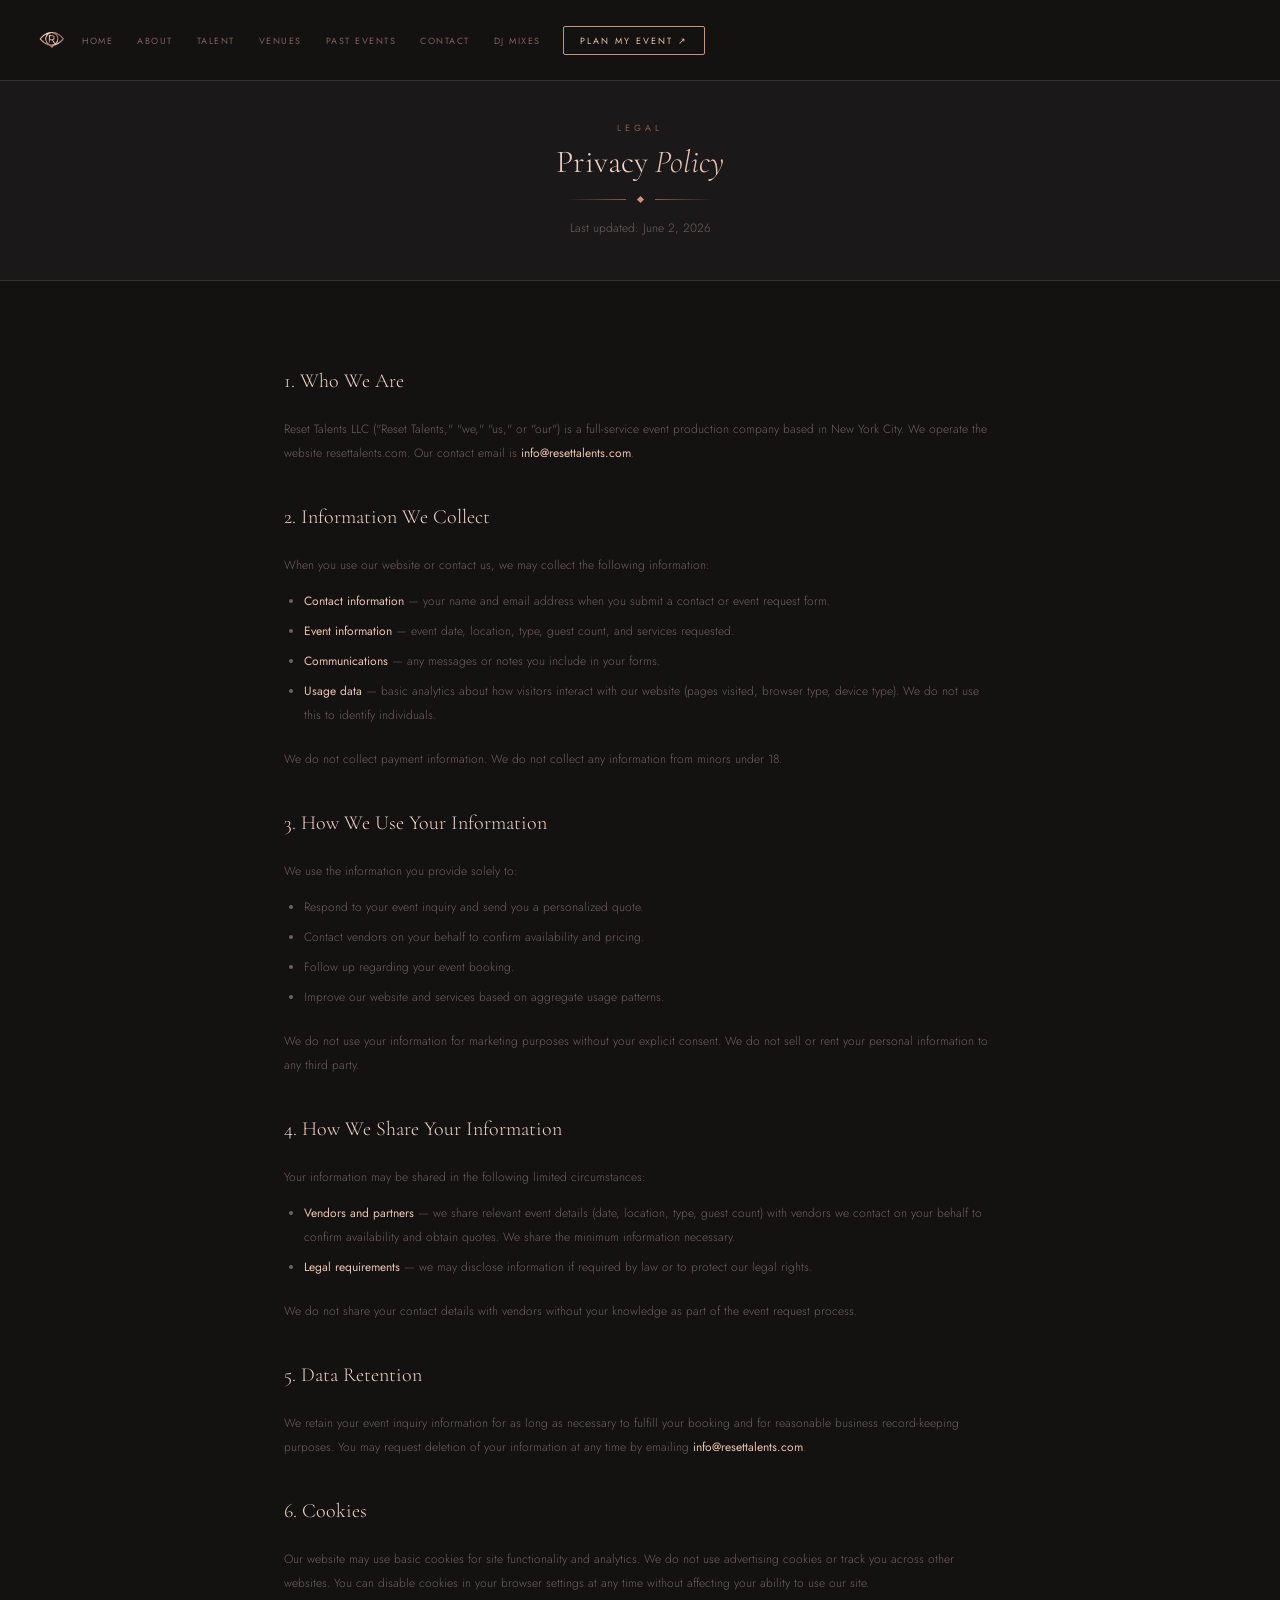
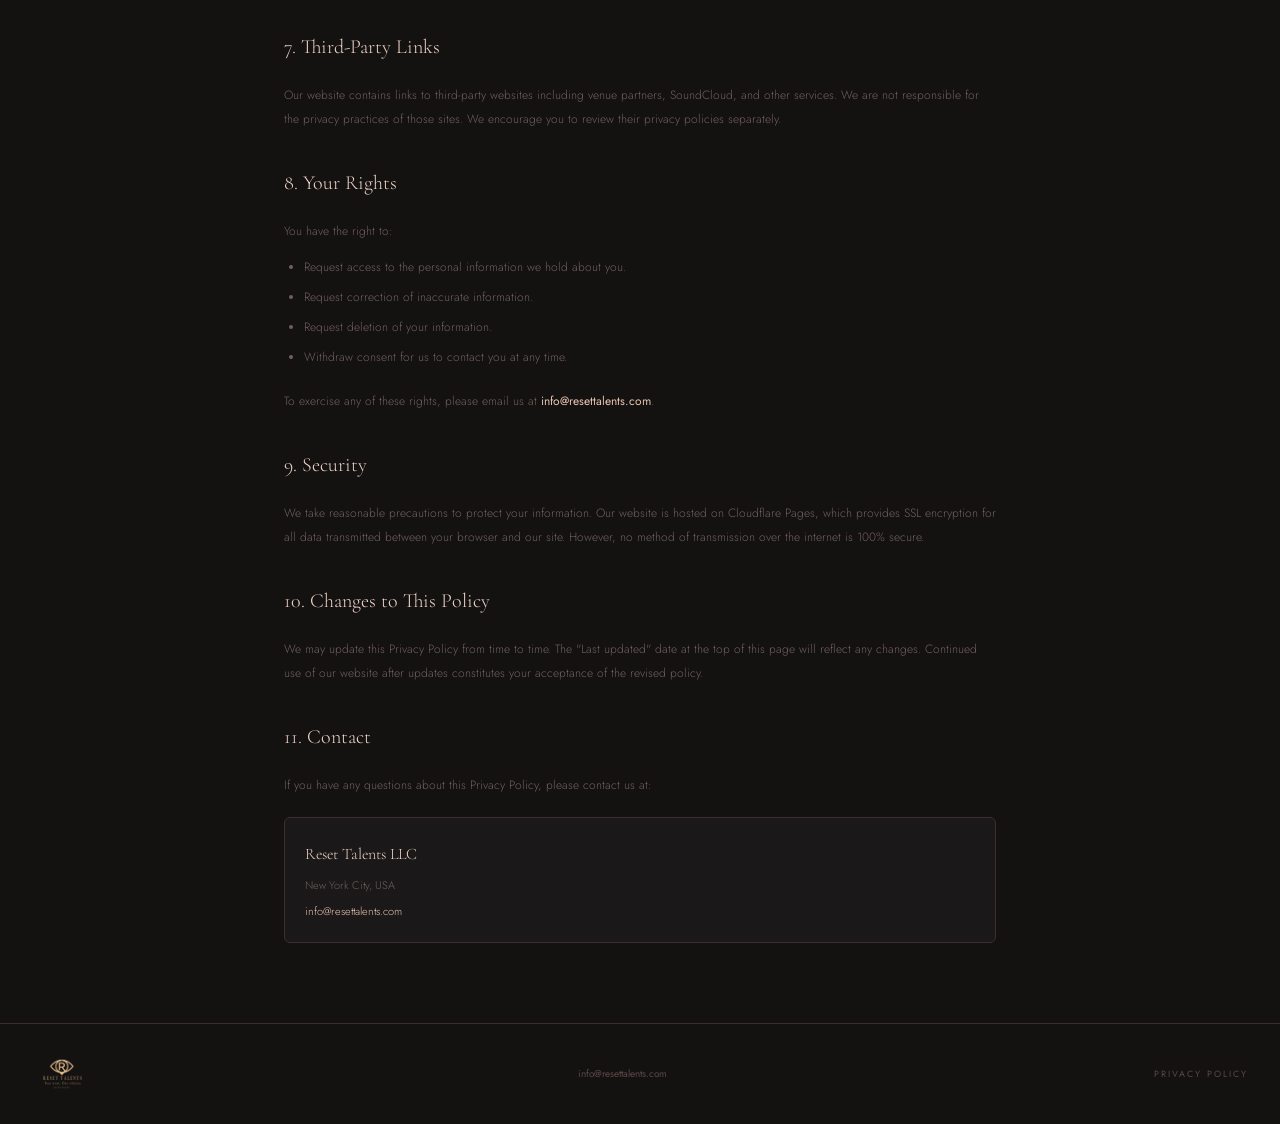
<file: privacy/index.html>
<!DOCTYPE html>
<html lang="en">
<head>
<!-- Google tag (gtag.js) -->
<script async src="https://www.googletagmanager.com/gtag/js?id=G-ES6H4X61J9"></script>
<script>
  window.dataLayer = window.dataLayer || [];
  function gtag(){dataLayer.push(arguments);}
  gtag('js', new Date());
  gtag('config', 'G-ES6H4X61J9');
</script>
<meta charset="UTF-8"/><meta name="viewport" content="width=device-width,initial-scale=1"/>
<title>Privacy Policy — Reset Talents LLC</title>
<meta name="description" content="Privacy Policy for Reset Talents LLC. How we collect, use and protect your personal information."/>
<link href="https://fonts.googleapis.com/css2?family=Cormorant+Garamond:ital,wght@0,300;0,400;0,600;1,300;1,400&family=Jost:wght@300;400;500&display=swap" rel="stylesheet"/>
<meta property="og:title" content="Privacy Policy — Reset Talents LLC"/>
<meta property="og:description" content="Privacy Policy for Reset Talents LLC — Your Event. One Solution."/>
<meta property="og:image" content="https://resettalents.com/assets/logo-full.png"/>
<meta property="og:url" content="https://resettalents.com/privacy"/>
<meta property="og:site_name" content="Reset Talents LLC"/>
<meta name="twitter:card" content="summary_large_image"/>
<link rel="stylesheet" href="/assets/style.css"/>
<link rel="icon" href="/assets/logo-icon.png" type="image/png"/>
</head>
<body>
<nav class="nav">
  <a href="/" class="nav-logo"><img src="/assets/logo-icon.png" alt="Reset Talents" style="height:40px;width:auto;object-fit:contain;mix-blend-mode:screen"/></a>
  <div class="nav-links">
    <a href="/" class="nav-link">Home</a>
    <a href="/about" class="nav-link">About</a>
    <a href="/talent" class="nav-link">Talent</a>
    <a href="/venues" class="nav-link">Venues</a>
    <a href="/past-events" class="nav-link">Past Events</a>
    <a href="/contact" class="nav-link">Contact</a>
    <a href="/dj-mixes" class="nav-link">DJ Mixes</a>
    <a href="/build-my-event" class="nav-cta">Plan My Event ↗</a>
  </div>
  <button class="nav-hamburger" id="rt-hamburger" aria-label="Menu">
    <span></span><span></span><span></span>
  </button>
</nav>
<div id="rt-mobile-menu" class="nav-mobile-menu">
  <a href="/" class="nav-mobile-link">Home</a>
  <a href="/about" class="nav-mobile-link">About</a>
  <a href="/talent" class="nav-mobile-link">Talent</a>
  <a href="/venues" class="nav-mobile-link">Venues</a>
  <a href="/past-events" class="nav-mobile-link">Past Events</a>
  <a href="/contact" class="nav-mobile-link">Contact</a>
  <a href="/dj-mixes" class="nav-mobile-link">DJ Mixes</a>
  <a href="/build-my-event" class="nav-mobile-cta">Plan My Event ↗</a>
</div>

<main>
  <div class="page-hero">
    <div class="eyebrow" style="margin-bottom:8px">Legal</div>
    <h1 class="page-title">Privacy <em>Policy</em></h1>
    <div class="hdiv"><div class="hl"></div><div class="hd"></div><div class="hlr"></div></div>
    <p class="page-sub">Last updated: June 2, 2026</p>
  </div>

  <div style="max-width:760px;margin:0 auto;padding:3rem 1.5rem">
    <div style="font-size:12px;color:var(--muted);line-height:2;font-weight:300">

      <h2 style="font-family:'Cormorant Garamond',serif;font-size:20px;font-weight:300;color:var(--rgs);margin-bottom:1rem;margin-top:2rem">1. Who We Are</h2>
      <p style="margin-bottom:1.25rem">Reset Talents LLC ("Reset Talents," "we," "us," or "our") is a full-service event production company based in New York City. We operate the website resettalents.com. Our contact email is <strong style="color:var(--rgl);font-weight:400">info@resettalents.com</strong>.</p>

      <h2 style="font-family:'Cormorant Garamond',serif;font-size:20px;font-weight:300;color:var(--rgs);margin-bottom:1rem;margin-top:2rem">2. Information We Collect</h2>
      <p style="margin-bottom:0.75rem">When you use our website or contact us, we may collect the following information:</p>
      <ul style="margin-left:1.25rem;margin-bottom:1.25rem;display:flex;flex-direction:column;gap:6px">
        <li><strong style="color:var(--rgl);font-weight:400">Contact information</strong> — your name and email address when you submit a contact or event request form.</li>
        <li><strong style="color:var(--rgl);font-weight:400">Event information</strong> — event date, location, type, guest count, and services requested.</li>
        <li><strong style="color:var(--rgl);font-weight:400">Communications</strong> — any messages or notes you include in your forms.</li>
        <li><strong style="color:var(--rgl);font-weight:400">Usage data</strong> — basic analytics about how visitors interact with our website (pages visited, browser type, device type). We do not use this to identify individuals.</li>
      </ul>
      <p style="margin-bottom:1.25rem">We do not collect payment information. We do not collect any information from minors under 18.</p>

      <h2 style="font-family:'Cormorant Garamond',serif;font-size:20px;font-weight:300;color:var(--rgs);margin-bottom:1rem;margin-top:2rem">3. How We Use Your Information</h2>
      <p style="margin-bottom:0.75rem">We use the information you provide solely to:</p>
      <ul style="margin-left:1.25rem;margin-bottom:1.25rem;display:flex;flex-direction:column;gap:6px">
        <li>Respond to your event inquiry and send you a personalized quote.</li>
        <li>Contact vendors on your behalf to confirm availability and pricing.</li>
        <li>Follow up regarding your event booking.</li>
        <li>Improve our website and services based on aggregate usage patterns.</li>
      </ul>
      <p style="margin-bottom:1.25rem">We do not use your information for marketing purposes without your explicit consent. We do not sell or rent your personal information to any third party.</p>

      <h2 style="font-family:'Cormorant Garamond',serif;font-size:20px;font-weight:300;color:var(--rgs);margin-bottom:1rem;margin-top:2rem">4. How We Share Your Information</h2>
      <p style="margin-bottom:0.75rem">Your information may be shared in the following limited circumstances:</p>
      <ul style="margin-left:1.25rem;margin-bottom:1.25rem;display:flex;flex-direction:column;gap:6px">
        <li><strong style="color:var(--rgl);font-weight:400">Vendors and partners</strong> — we share relevant event details (date, location, type, guest count) with vendors we contact on your behalf to confirm availability and obtain quotes. We share the minimum information necessary.</li>
        <li><strong style="color:var(--rgl);font-weight:400">Legal requirements</strong> — we may disclose information if required by law or to protect our legal rights.</li>
      </ul>
      <p style="margin-bottom:1.25rem">We do not share your contact details with vendors without your knowledge as part of the event request process.</p>

      <h2 style="font-family:'Cormorant Garamond',serif;font-size:20px;font-weight:300;color:var(--rgs);margin-bottom:1rem;margin-top:2rem">5. Data Retention</h2>
      <p style="margin-bottom:1.25rem">We retain your event inquiry information for as long as necessary to fulfill your booking and for reasonable business record-keeping purposes. You may request deletion of your information at any time by emailing <strong style="color:var(--rgl);font-weight:400">info@resettalents.com</strong>.</p>

      <h2 style="font-family:'Cormorant Garamond',serif;font-size:20px;font-weight:300;color:var(--rgs);margin-bottom:1rem;margin-top:2rem">6. Cookies</h2>
      <p style="margin-bottom:1.25rem">Our website may use basic cookies for site functionality and analytics. We do not use advertising cookies or track you across other websites. You can disable cookies in your browser settings at any time without affecting your ability to use our site.</p>

      <h2 style="font-family:'Cormorant Garamond',serif;font-size:20px;font-weight:300;color:var(--rgs);margin-bottom:1rem;margin-top:2rem">7. Third-Party Links</h2>
      <p style="margin-bottom:1.25rem">Our website contains links to third-party websites including venue partners, SoundCloud, and other services. We are not responsible for the privacy practices of those sites. We encourage you to review their privacy policies separately.</p>

      <h2 style="font-family:'Cormorant Garamond',serif;font-size:20px;font-weight:300;color:var(--rgs);margin-bottom:1rem;margin-top:2rem">8. Your Rights</h2>
      <p style="margin-bottom:0.75rem">You have the right to:</p>
      <ul style="margin-left:1.25rem;margin-bottom:1.25rem;display:flex;flex-direction:column;gap:6px">
        <li>Request access to the personal information we hold about you.</li>
        <li>Request correction of inaccurate information.</li>
        <li>Request deletion of your information.</li>
        <li>Withdraw consent for us to contact you at any time.</li>
      </ul>
      <p style="margin-bottom:1.25rem">To exercise any of these rights, please email us at <strong style="color:var(--rgl);font-weight:400">info@resettalents.com</strong>.</p>

      <h2 style="font-family:'Cormorant Garamond',serif;font-size:20px;font-weight:300;color:var(--rgs);margin-bottom:1rem;margin-top:2rem">9. Security</h2>
      <p style="margin-bottom:1.25rem">We take reasonable precautions to protect your information. Our website is hosted on Cloudflare Pages, which provides SSL encryption for all data transmitted between your browser and our site. However, no method of transmission over the internet is 100% secure.</p>

      <h2 style="font-family:'Cormorant Garamond',serif;font-size:20px;font-weight:300;color:var(--rgs);margin-bottom:1rem;margin-top:2rem">10. Changes to This Policy</h2>
      <p style="margin-bottom:1.25rem">We may update this Privacy Policy from time to time. The "Last updated" date at the top of this page will reflect any changes. Continued use of our website after updates constitutes your acceptance of the revised policy.</p>

      <h2 style="font-family:'Cormorant Garamond',serif;font-size:20px;font-weight:300;color:var(--rgs);margin-bottom:1rem;margin-top:2rem">11. Contact</h2>
      <p style="margin-bottom:1.25rem">If you have any questions about this Privacy Policy, please contact us at:</p>
      <div style="background:var(--dark2);border:0.5px solid var(--border);border-radius:6px;padding:1.25rem;margin-bottom:2rem">
        <div style="font-family:'Cormorant Garamond',serif;font-size:16px;color:var(--rgs);margin-bottom:4px">Reset Talents LLC</div>
        <div style="font-size:11px;color:var(--muted)">New York City, USA</div>
        <div style="font-size:11px;color:var(--rgl);margin-top:4px">info@resettalents.com</div>
      </div>
    </div>
  </div>
</main>

<footer class="footer">
  <img src="/assets/logo-full.png" alt="Reset Talents" style="height:60px;width:auto;object-fit:contain;mix-blend-mode:screen"/>
  <div class="footer-email">info@resettalents.com</div>
  <a href="/privacy" style="font-size:9px;letter-spacing:2px;text-transform:uppercase;color:#5a4a48;text-decoration:none">Privacy Policy</a>
</footer>

<script>
(function(){
  var btn=document.getElementById('rt-hamburger');
  var menu=document.getElementById('rt-mobile-menu');
  if(!btn||!menu)return;
  btn.addEventListener('click',function(){btn.classList.toggle('open');menu.classList.toggle('open');});
  menu.querySelectorAll('a').forEach(function(a){a.addEventListener('click',function(){btn.classList.remove('open');menu.classList.remove('open');});});
})();
</script>
</body>
</html>
</file>
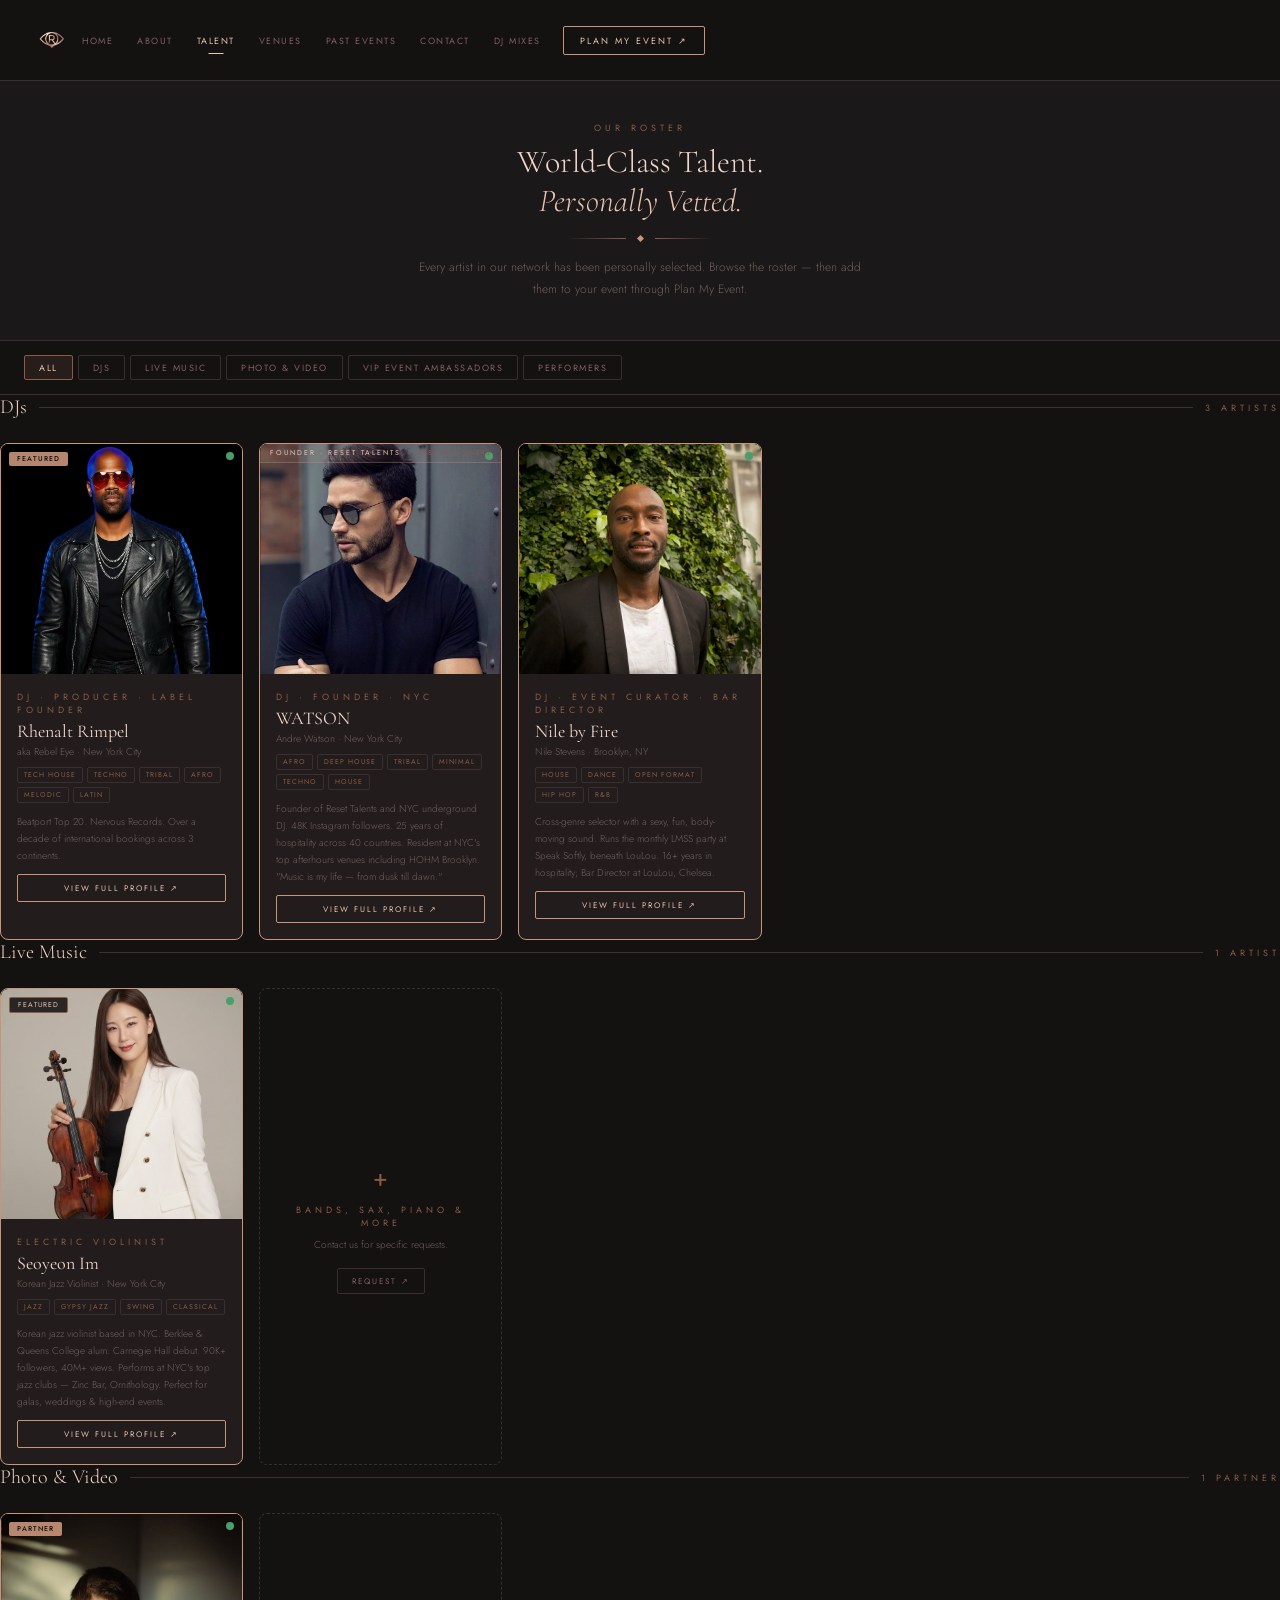
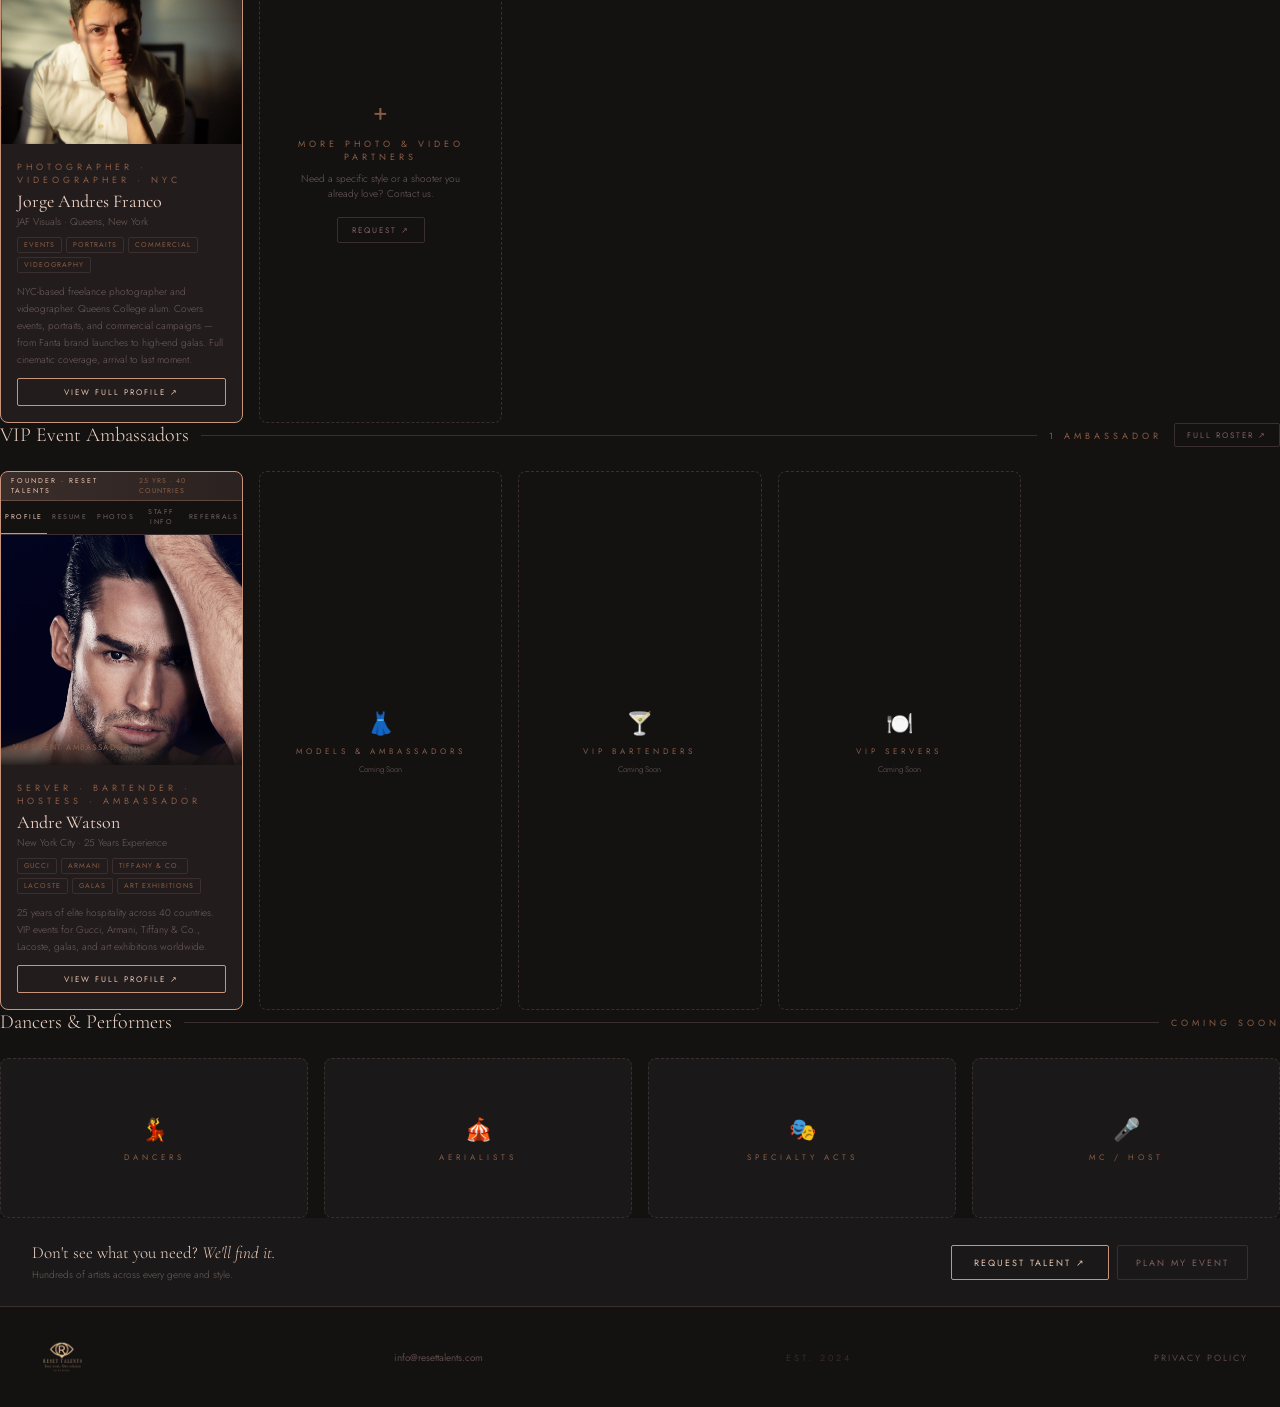
<file: talent/index.html>
<!DOCTYPE html>
<html lang="en">
<head>
<!-- Google tag (gtag.js) -->
<script async src="https://www.googletagmanager.com/gtag/js?id=G-ES6H4X61J9"></script>
<script>
  window.dataLayer = window.dataLayer || [];
  function gtag(){dataLayer.push(arguments);}
  gtag('js', new Date());
  gtag('config', 'G-ES6H4X61J9');
</script>
<meta charset="UTF-8"/><meta name="viewport" content="width=device-width,initial-scale=1"/>
<title>Talent Roster — Reset Talents LLC</title>
<meta name="description" content="Browse our curated roster of DJs, live musicians, photographers, videographers and performers. All personally vetted. Book through Reset Talents."/>
<meta property="og:type" content="website"/>
<meta property="og:site_name" content="Reset Talents LLC"/>
<meta property="og:title" content="Talent Roster — Reset Talents LLC"/>
<meta property="og:description" content="Browse our curated roster of DJs, live musicians, photographers and performers. All personally vetted. Book through Reset Talents."/>
<meta property="og:image" content="https://resettalents.com/assets/logo-full.png"/>
<meta property="og:url" content="https://resettalents.com/talent"/>
<meta name="twitter:card" content="summary_large_image"/>
<meta name="twitter:title" content="Talent Roster — Reset Talents LLC"/>
<meta name="twitter:description" content="Browse our curated roster of DJs, live musicians, photographers and performers. All personally vetted. Book through Reset Talents."/>
<meta name="twitter:image" content="https://resettalents.com/assets/logo-full.png"/>
<link href="https://fonts.googleapis.com/css2?family=Cormorant+Garamond:ital,wght@0,300;0,400;0,600;1,300;1,400&family=Jost:wght@300;400;500&display=swap" rel="stylesheet"/>
<link rel="stylesheet" href="/assets/style.css"/>
<link rel="icon" href="/assets/logo-icon.png" type="image/png"/>
<link rel="apple-touch-icon" href="/assets/logo-icon.png"/>

<style>
@media(max-width:600px){
  /* VIP card photo grid → single column */
  #avp-photos .grid-2col,
  #avp-photos [style*="grid-template-columns:1fr 1fr"]{
    grid-template-columns:1fr !important;
  }
  /* Talent page filter bar → wrap */
  .filter-bar{flex-wrap:wrap !important;gap:4px !important;}
  /* Talent cards → 2 columns on small screens */
  [style*="grid-template-columns:repeat(auto-fill,minmax(210px"]{
    grid-template-columns:repeat(2,1fr) !important;
  }
}
@media(max-width:400px){
  [style*="grid-template-columns:repeat(auto-fill,minmax(210px"]{
    grid-template-columns:1fr !important;
  }
}
</style>
</head>
<body>
<nav class="nav">
  <a href="/" class="nav-logo"><img src="/assets/logo-icon.png" alt="Reset Talents" style="height:40px;width:auto;object-fit:contain;mix-blend-mode:screen"/></a>
  <div class="nav-links">
    <a href="/" class="nav-link">Home</a>
    <a href="/about" class="nav-link">About</a>
    <a href="/talent" class="nav-link active">Talent</a>
    <a href="/venues" class="nav-link">Venues</a>
    <a href="/past-events" class="nav-link">Past Events</a>
    <a href="/contact" class="nav-link">Contact</a>
    <a href="/dj-mixes" class="nav-link">DJ Mixes</a>
    <a href="/build-my-event" class="nav-cta">Plan My Event ↗</a>
  </div>
  <button class="nav-hamburger" id="rt-hamburger" aria-label="Menu">
    <span></span><span></span><span></span>
  </button>
</nav>
<div id="rt-mobile-menu" class="nav-mobile-menu">
  <a href="/" class="nav-mobile-link">Home</a>
  <a href="/about" class="nav-mobile-link">About</a>
  <a href="/talent" class="nav-mobile-link active">Talent</a>
  <a href="/venues" class="nav-mobile-link">Venues</a>
  <a href="/past-events" class="nav-mobile-link">Past Events</a>
  <a href="/contact" class="nav-mobile-link">Contact</a>
  <a href="/dj-mixes" class="nav-mobile-link">DJ Mixes</a>
  <a href="/build-my-event" class="nav-mobile-cta">Plan My Event ↗</a>
</div>
<main>
  <div class="page-hero">
    <div class="eyebrow" style="margin-bottom:8px">Our Roster</div>
    <h1 class="page-title">World-Class Talent.<br><em>Personally Vetted.</em></h1>
    <div class="hdiv"><div class="hl"></div><div class="hd"></div><div class="hlr"></div></div>
    <p class="page-sub">Every artist in our network has been personally selected. Browse the roster — then add them to your event through Plan My Event.</p>
  </div>

  <div class="filter-bar" id="tCatBar">
    <button class="f-btn active" onclick="fT('all',this)">All</button>
    <button class="f-btn" onclick="fT('dj',this)">DJs</button>
    <button class="f-btn" onclick="fT('live',this)">Live Music</button>
    <button class="f-btn" onclick="fT('photo',this)">Photo & Video</button>
    <button class="f-btn" onclick="fT('vip',this)">VIP Event Ambassadors</button>
    <button class="f-btn" onclick="fT('performer',this)">Performers</button>
  </div>

  <!-- DJS -->
  <section class="sec" id="cat-dj">
    <div style="display:flex;align-items:center;gap:12px;margin-bottom:1.5rem">
      <h2 style="font-family:'Cormorant Garamond',serif;font-size:20px;font-weight:300;color:var(--rgs)">DJs</h2>
      <div style="flex:1;height:0.5px;background:var(--border)"></div>
      <div class="eyebrow">3 Artists</div>
    </div>
    <div style="display:grid;grid-template-columns:repeat(auto-fill,minmax(210px,1fr));gap:1rem">
      <div style="background:var(--card);border:0.5px solid var(--rg);border-radius:8px;overflow:hidden">
        <div style="height:230px;position:relative;overflow:hidden;background:#1a0d0d">
          <img src="/assets/rhenalt-1.jpg" alt="Rhenalt" style="width:100%;height:100%;object-fit:cover"/>
          <div style="position:absolute;top:8px;left:8px;background:rgba(201,149,122,0.9);color:#141111;font-size:7px;letter-spacing:1px;text-transform:uppercase;padding:2px 8px;border-radius:2px;font-weight:500">Featured</div>
          <div style="position:absolute;top:8px;right:8px;width:8px;height:8px;border-radius:50%;background:#4a9e6a"></div>
        </div>
        <div style="padding:1rem">
          <div class="eyebrow" style="margin-bottom:4px">DJ · Producer · Label Founder</div>
          <div style="font-family:'Cormorant Garamond',serif;font-size:18px;color:var(--rgs);margin-bottom:2px">Rhenalt Rimpel</div>
          <div style="font-size:10px;color:var(--muted);margin-bottom:8px;font-weight:300">aka Rebel Eye · New York City</div>
          <div style="display:flex;flex-wrap:wrap;gap:4px;margin-bottom:10px">
            <span style="font-size:7px;letter-spacing:1px;text-transform:uppercase;color:var(--rgd);border:0.5px solid var(--border);padding:2px 6px;border-radius:2px">Tech House</span>
            <span style="font-size:7px;letter-spacing:1px;text-transform:uppercase;color:var(--rgd);border:0.5px solid var(--border);padding:2px 6px;border-radius:2px">Techno</span>
            <span style="font-size:7px;letter-spacing:1px;text-transform:uppercase;color:var(--rgd);border:0.5px solid var(--border);padding:2px 6px;border-radius:2px">Tribal</span>
            <span style="font-size:7px;letter-spacing:1px;text-transform:uppercase;color:var(--rgd);border:0.5px solid var(--border);padding:2px 6px;border-radius:2px">Afro</span>
            <span style="font-size:7px;letter-spacing:1px;text-transform:uppercase;color:var(--rgd);border:0.5px solid var(--border);padding:2px 6px;border-radius:2px">Melodic</span>
            <span style="font-size:7px;letter-spacing:1px;text-transform:uppercase;color:var(--rgd);border:0.5px solid var(--border);padding:2px 6px;border-radius:2px">Latin</span>
          </div>
          <p style="font-size:10px;color:var(--muted);line-height:1.7;font-weight:300;margin-bottom:10px">Beatport Top 20. Nervous Records. Over a decade of international bookings across 3 continents.</p>
          <a href="/talent/rhenalt-rimpel" class="btn-p" style="display:block;text-align:center;font-size:8px;padding:7px">View Full Profile ↗</a>
        </div>
      </div>
      <div style="background:var(--card);border:0.5px solid var(--rg);border-radius:8px;overflow:hidden;position:relative">
        <!-- Founder badge -->
        <div style="position:absolute;top:0;left:0;right:0;background:linear-gradient(90deg,rgba(201,149,122,0.15),rgba(201,149,122,0.05));border-bottom:0.5px solid rgba(201,149,122,0.3);padding:4px 10px;display:flex;align-items:center;justify-content:space-between;z-index:2">
          <span style="font-size:7px;letter-spacing:2px;text-transform:uppercase;color:var(--rgl)">Founder · Reset Talents</span>
          <span style="font-size:7px;letter-spacing:1px;text-transform:uppercase;color:var(--rgd)">48K Followers</span>
        </div>
        <div style="height:230px;position:relative;overflow:hidden;background:#0d0a10">
          <img src="/assets/dj-watson.jpg" alt="Andre Watson DJ Watson"
               style="width:100%;height:100%;object-fit:cover;object-position:center top"/>
          <div style="position:absolute;top:8px;right:8px;width:8px;height:8px;border-radius:50%;background:#4a9e6a"></div>
        </div>
        <div style="padding:1rem">
          <div class="eyebrow" style="margin-bottom:4px">DJ · Founder · NYC</div>
          <div style="font-family:'Cormorant Garamond',serif;font-size:18px;color:var(--rgs);margin-bottom:2px">WATSON</div>
          <div style="font-size:10px;color:var(--muted);margin-bottom:8px;font-weight:300">Andre Watson · New York City</div>
          <div style="display:flex;flex-wrap:wrap;gap:4px;margin-bottom:10px">
            <span style="font-size:7px;letter-spacing:1px;text-transform:uppercase;color:var(--rgd);border:0.5px solid var(--border);padding:2px 6px;border-radius:2px">Afro</span>
            <span style="font-size:7px;letter-spacing:1px;text-transform:uppercase;color:var(--rgd);border:0.5px solid var(--border);padding:2px 6px;border-radius:2px">Deep House</span>
            <span style="font-size:7px;letter-spacing:1px;text-transform:uppercase;color:var(--rgd);border:0.5px solid var(--border);padding:2px 6px;border-radius:2px">Tribal</span>
            <span style="font-size:7px;letter-spacing:1px;text-transform:uppercase;color:var(--rgd);border:0.5px solid var(--border);padding:2px 6px;border-radius:2px">Minimal</span>
            <span style="font-size:7px;letter-spacing:1px;text-transform:uppercase;color:var(--rgd);border:0.5px solid var(--border);padding:2px 6px;border-radius:2px">Techno</span>
            <span style="font-size:7px;letter-spacing:1px;text-transform:uppercase;color:var(--rgd);border:0.5px solid var(--border);padding:2px 6px;border-radius:2px">House</span>
          </div>
          <p style="font-size:10px;color:var(--muted);line-height:1.7;font-weight:300;margin-bottom:10px">Founder of Reset Talents and NYC underground DJ. 48K Instagram followers. 25 years of hospitality across 40 countries. Resident at NYC's top afterhours venues including HOHM Brooklyn. "Music is my life — from dusk till dawn."</p>
          <a href="/talent/dj-watson" class="btn-p" style="display:block;text-align:center;font-size:8px;padding:7px">View Full Profile ↗</a>
        </div>
      </div>
      <div style="background:var(--card);border:0.5px solid var(--rg);border-radius:8px;overflow:hidden">
        <div style="height:230px;position:relative;overflow:hidden;background:#0d0a10">
          <img src="/assets/nile-5.jpg" alt="Nile by Fire DJ Nile Stevens" style="width:100%;height:100%;object-fit:cover;object-position:center top"/>
          <div style="position:absolute;top:8px;right:8px;width:8px;height:8px;border-radius:50%;background:#4a9e6a"></div>
        </div>
        <div style="padding:1rem">
          <div class="eyebrow" style="margin-bottom:4px">DJ · Event Curator · Bar Director</div>
          <div style="font-family:'Cormorant Garamond',serif;font-size:18px;color:var(--rgs);margin-bottom:2px">Nile by Fire</div>
          <div style="font-size:10px;color:var(--muted);margin-bottom:8px;font-weight:300">Nile Stevens · Brooklyn, NY</div>
          <div style="display:flex;flex-wrap:wrap;gap:4px;margin-bottom:10px">
            <span style="font-size:7px;letter-spacing:1px;text-transform:uppercase;color:var(--rgd);border:0.5px solid var(--border);padding:2px 6px;border-radius:2px">House</span>
            <span style="font-size:7px;letter-spacing:1px;text-transform:uppercase;color:var(--rgd);border:0.5px solid var(--border);padding:2px 6px;border-radius:2px">Dance</span>
            <span style="font-size:7px;letter-spacing:1px;text-transform:uppercase;color:var(--rgd);border:0.5px solid var(--border);padding:2px 6px;border-radius:2px">Open Format</span>
            <span style="font-size:7px;letter-spacing:1px;text-transform:uppercase;color:var(--rgd);border:0.5px solid var(--border);padding:2px 6px;border-radius:2px">Hip Hop</span>
            <span style="font-size:7px;letter-spacing:1px;text-transform:uppercase;color:var(--rgd);border:0.5px solid var(--border);padding:2px 6px;border-radius:2px">R&amp;B</span>
          </div>
          <p style="font-size:10px;color:var(--muted);line-height:1.7;font-weight:300;margin-bottom:10px">Cross-genre selector with a sexy, fun, body-moving sound. Runs the monthly LMSS party at Speak Softly, beneath LouLou. 16+ years in hospitality; Bar Director at LouLou, Chelsea.</p>
          <a href="/talent/nile-by-fire" class="btn-p" style="display:block;text-align:center;font-size:8px;padding:7px">View Full Profile ↗</a>
        </div>
      </div>
    </div>
  </section>

  <!-- LIVE MUSIC -->
  <section class="sec alt" id="cat-live">
    <div style="display:flex;align-items:center;gap:12px;margin-bottom:1.5rem">
      <h2 style="font-family:'Cormorant Garamond',serif;font-size:20px;font-weight:300;color:var(--rgs)">Live Music</h2>
      <div style="flex:1;height:0.5px;background:var(--border)"></div>
      <div class="eyebrow">1 Artist</div>
    </div>
    <div style="display:grid;grid-template-columns:repeat(auto-fill,minmax(210px,1fr));gap:1rem">
      <div style="background:var(--card);border:0.5px solid var(--rg);border-radius:8px;overflow:hidden">
        <div style="height:230px;position:relative;overflow:hidden;background:#0c0a12">
          <img src="/assets/seoyeon-2.jpg" alt="Seoyeon Im" style="width:100%;height:100%;object-fit:cover;object-position:center 20%"/>
          <div style="position:absolute;top:8px;left:8px;background:rgba(26,24,24,0.9);border:0.5px solid var(--rgd);color:var(--rgl);font-size:7px;letter-spacing:1px;text-transform:uppercase;padding:2px 8px;border-radius:2px">Featured</div>
          <div style="position:absolute;top:8px;right:8px;width:8px;height:8px;border-radius:50%;background:#4a9e6a"></div>
        </div>
        <div style="padding:1rem">
          <div class="eyebrow" style="margin-bottom:4px">Electric Violinist</div>
          <div style="font-family:'Cormorant Garamond',serif;font-size:18px;color:var(--rgs);margin-bottom:2px">Seoyeon Im</div>
          <div style="font-size:10px;color:var(--muted);margin-bottom:8px;font-weight:300">Korean Jazz Violinist · New York City</div>
          <div style="display:flex;flex-wrap:wrap;gap:4px;margin-bottom:10px">
            <span style="font-size:7px;letter-spacing:1px;text-transform:uppercase;color:var(--rgd);border:0.5px solid var(--border);padding:2px 6px;border-radius:2px">Jazz</span>
            <span style="font-size:7px;letter-spacing:1px;text-transform:uppercase;color:var(--rgd);border:0.5px solid var(--border);padding:2px 6px;border-radius:2px">Gypsy Jazz</span>
            <span style="font-size:7px;letter-spacing:1px;text-transform:uppercase;color:var(--rgd);border:0.5px solid var(--border);padding:2px 6px;border-radius:2px">Swing</span>
            <span style="font-size:7px;letter-spacing:1px;text-transform:uppercase;color:var(--rgd);border:0.5px solid var(--border);padding:2px 6px;border-radius:2px">Classical</span>
          </div>
          <p style="font-size:10px;color:var(--muted);line-height:1.7;font-weight:300;margin-bottom:10px">Korean jazz violinist based in NYC. Berklee & Queens College alum. Carnegie Hall debut. 90K+ followers, 40M+ views. Performs at NYC's top jazz clubs — Zinc Bar, Ornithology. Perfect for galas, weddings & high-end events.</p>
          <a href="/talent/seoyeon-im" class="btn-p" style="display:block;text-align:center;font-size:8px;padding:7px">View Full Profile ↗</a>
        </div>
      </div>
      <div style="background:var(--dark);border:0.5px dashed var(--border);border-radius:8px;min-height:300px;display:flex;flex-direction:column;align-items:center;justify-content:center;gap:8px;padding:2rem;text-align:center">
        <div style="font-size:24px;color:var(--rgd)">+</div>
        <div class="eyebrow">Bands, Sax, Piano & More</div>
        <p style="font-size:10px;color:var(--muted);font-weight:300">Contact us for specific requests.</p>
        <a href="/contact" class="btn-g" style="display:inline-block;margin-top:8px;font-size:8px;padding:6px 14px">Request ↗</a>
      </div>
    </div>
  </section>

  <!-- PHOTO & VIDEO -->
  <section class="sec" id="cat-photo">
    <div style="display:flex;align-items:center;gap:12px;margin-bottom:1.5rem">
      <h2 style="font-family:'Cormorant Garamond',serif;font-size:20px;font-weight:300;color:var(--rgs)">Photo & Video</h2>
      <div style="flex:1;height:0.5px;background:var(--border)"></div>
      <div class="eyebrow">1 Partner</div>
    </div>
    <div style="display:grid;grid-template-columns:repeat(auto-fill,minmax(210px,1fr));gap:1rem">
      <div style="background:var(--card);border:0.5px solid var(--rg);border-radius:8px;overflow:hidden">
        <div style="height:230px;background:#080a0c;overflow:hidden;position:relative">
          <img src="/assets/jorge-franco.jpg" alt="Jorge Andres Franco - JAF Visuals" style="width:100%;height:100%;object-fit:cover;object-position:center top"/>
          <div style="position:absolute;top:8px;left:8px;background:rgba(201,149,122,0.9);color:#141111;font-size:7px;letter-spacing:1px;text-transform:uppercase;padding:2px 8px;border-radius:2px;font-weight:500">Partner</div>
          <div style="position:absolute;top:8px;right:8px;width:8px;height:8px;border-radius:50%;background:#4a9e6a"></div>
        </div>
        <div style="padding:1rem">
          <div class="eyebrow" style="margin-bottom:4px">Photographer · Videographer · NYC</div>
          <div style="font-family:'Cormorant Garamond',serif;font-size:18px;color:var(--rgs);margin-bottom:2px">Jorge Andres Franco</div>
          <div style="font-size:10px;color:var(--muted);margin-bottom:8px;font-weight:300">JAF Visuals · Queens, New York</div>
          <div style="display:flex;flex-wrap:wrap;gap:4px;margin-bottom:10px">
            <span style="font-size:7px;letter-spacing:1px;text-transform:uppercase;color:var(--rgd);border:0.5px solid var(--border);padding:2px 6px;border-radius:2px">Events</span>
            <span style="font-size:7px;letter-spacing:1px;text-transform:uppercase;color:var(--rgd);border:0.5px solid var(--border);padding:2px 6px;border-radius:2px">Portraits</span>
            <span style="font-size:7px;letter-spacing:1px;text-transform:uppercase;color:var(--rgd);border:0.5px solid var(--border);padding:2px 6px;border-radius:2px">Commercial</span>
            <span style="font-size:7px;letter-spacing:1px;text-transform:uppercase;color:var(--rgd);border:0.5px solid var(--border);padding:2px 6px;border-radius:2px">Videography</span>
          </div>
          <p style="font-size:10px;color:var(--muted);line-height:1.7;font-weight:300;margin-bottom:10px">NYC-based freelance photographer and videographer. Queens College alum. Covers events, portraits, and commercial campaigns — from Fanta brand launches to high-end galas. Full cinematic coverage, arrival to last moment.</p>
          <a href="/talent/jorge-franco" class="btn-p" style="display:block;text-align:center;font-size:8px;padding:7px">View Full Profile ↗</a>
        </div>
      </div>
      <div style="background:var(--dark);border:0.5px dashed var(--border);border-radius:8px;min-height:300px;display:flex;flex-direction:column;align-items:center;justify-content:center;gap:8px;padding:2rem;text-align:center">
        <div style="font-size:24px;color:var(--rgd)">+</div>
        <div class="eyebrow">More Photo &amp; Video Partners</div>
        <p style="font-size:10px;color:var(--muted);font-weight:300">Need a specific style or a shooter you already love? Contact us.</p>
        <a href="/contact" class="btn-g" style="display:inline-block;margin-top:8px;font-size:8px;padding:6px 14px">Request ↗</a>
      </div>
    </div>
  </section>

  <!-- VIP EVENT AMBASSADORS -->
  <section class="sec alt" id="cat-vip">
    <div style="display:flex;align-items:center;gap:12px;margin-bottom:1.5rem">
      <h2 style="font-family:'Cormorant Garamond',serif;font-size:20px;font-weight:300;color:var(--rgs)">VIP Event Ambassadors</h2>
      <div style="flex:1;height:0.5px;background:var(--border)"></div>
      <div class="eyebrow">1 Ambassador</div>
      <a href="/vip-ambassadors" class="btn-g" style="font-size:8px;padding:5px 12px">Full Roster ↗</a>
    </div>

    <div style="display:grid;grid-template-columns:repeat(auto-fill,minmax(210px,1fr));gap:1rem">

      <!-- ANDRE WATSON VIP CARD -->
      <div style="background:var(--card);border:0.5px solid var(--rg);border-radius:8px;overflow:hidden;position:relative">

        <!-- Founder banner -->
        <div style="background:linear-gradient(90deg,rgba(201,149,122,0.15),rgba(201,149,122,0.05));border-bottom:0.5px solid rgba(201,149,122,0.3);padding:4px 10px;display:flex;align-items:center;justify-content:space-between;z-index:2">
          <span style="font-size:7px;letter-spacing:2px;text-transform:uppercase;color:var(--rgl)">Founder · Reset Talents</span>
          <span style="font-size:7px;letter-spacing:1px;text-transform:uppercase;color:var(--rgd)">25 Yrs · 40 Countries</span>
        </div>

        <!-- MINI TABS -->
        <div style="display:flex;border-bottom:0.5px solid var(--border);background:var(--dark)">
          <button onclick="awVipTab('profile',this)" id="avt-profile"
            style="flex:1;padding:6px 4px;font-size:7px;letter-spacing:1.5px;text-transform:uppercase;background:none;border:none;border-bottom:1.5px solid var(--rg);color:var(--rgl);cursor:pointer;font-family:'Jost',sans-serif">Profile</button>
          <button onclick="awVipTab('resume',this)" id="avt-resume"
            style="flex:1;padding:6px 4px;font-size:7px;letter-spacing:1.5px;text-transform:uppercase;background:none;border:none;border-bottom:1.5px solid transparent;color:var(--muted);cursor:pointer;font-family:'Jost',sans-serif">Resume</button>
          <button onclick="awVipTab('photos',this)" id="avt-photos"
            style="flex:1;padding:6px 4px;font-size:7px;letter-spacing:1.5px;text-transform:uppercase;background:none;border:none;border-bottom:1.5px solid transparent;color:var(--muted);cursor:pointer;font-family:'Jost',sans-serif">Photos</button>
          <button onclick="awVipTab('info',this)" id="avt-info"
            style="flex:1;padding:6px 4px;font-size:7px;letter-spacing:1.5px;text-transform:uppercase;background:none;border:none;border-bottom:1.5px solid transparent;color:var(--muted);cursor:pointer;font-family:'Jost',sans-serif">Staff Info</button>
          <button onclick="awVipTab('referrals',this)" id="avt-referrals"
            style="flex:1;padding:6px 4px;font-size:7px;letter-spacing:1.5px;text-transform:uppercase;background:none;border:none;border-bottom:1.5px solid transparent;color:var(--muted);cursor:pointer;font-family:'Jost',sans-serif">Referrals</button>
        </div>

        <!-- TAB: PROFILE -->
        <div id="avp-profile">
          <div style="height:230px;position:relative;overflow:hidden;background:#0d090c">
            <img src="/assets/andre-watson-vip.jpg" alt="Andre Watson VIP Ambassador"
                 style="width:100%;height:100%;object-fit:cover;object-position:top center"/>
            <div style="position:absolute;bottom:0;left:0;right:0;background:linear-gradient(to top,rgba(20,17,17,0.9),transparent);padding:0.75rem">
              <div style="font-size:8px;letter-spacing:1.5px;text-transform:uppercase;color:var(--rgd)">VIP Event Ambassador</div>
            </div>
          </div>
          <div style="padding:1rem">
            <div class="eyebrow" style="margin-bottom:4px">Server · Bartender · Hostess · Ambassador</div>
            <div style="font-family:'Cormorant Garamond',serif;font-size:18px;color:var(--rgs);margin-bottom:2px">Andre Watson</div>
            <div style="font-size:10px;color:var(--muted);margin-bottom:8px;font-weight:300">New York City · 25 Years Experience</div>
            <div style="display:flex;flex-wrap:wrap;gap:4px;margin-bottom:10px">
              <span style="font-size:7px;letter-spacing:1px;text-transform:uppercase;color:var(--rgd);border:0.5px solid var(--border);padding:2px 6px;border-radius:2px">Gucci</span>
              <span style="font-size:7px;letter-spacing:1px;text-transform:uppercase;color:var(--rgd);border:0.5px solid var(--border);padding:2px 6px;border-radius:2px">Armani</span>
              <span style="font-size:7px;letter-spacing:1px;text-transform:uppercase;color:var(--rgd);border:0.5px solid var(--border);padding:2px 6px;border-radius:2px">Tiffany & Co.</span>
              <span style="font-size:7px;letter-spacing:1px;text-transform:uppercase;color:var(--rgd);border:0.5px solid var(--border);padding:2px 6px;border-radius:2px">Lacoste</span>
              <span style="font-size:7px;letter-spacing:1px;text-transform:uppercase;color:var(--rgd);border:0.5px solid var(--border);padding:2px 6px;border-radius:2px">Galas</span>
              <span style="font-size:7px;letter-spacing:1px;text-transform:uppercase;color:var(--rgd);border:0.5px solid var(--border);padding:2px 6px;border-radius:2px">Art Exhibitions</span>
            </div>
            <p style="font-size:10px;color:var(--muted);line-height:1.7;font-weight:300;margin-bottom:10px">25 years of elite hospitality across 40 countries. VIP events for Gucci, Armani, Tiffany & Co., Lacoste, galas, and art exhibitions worldwide.</p>
            <a href="/talent/dj-watson" class="btn-p" style="display:block;text-align:center;font-size:8px;padding:7px">View Full Profile ↗</a>
          </div>
        </div>

        <!-- TAB: RESUME -->
        <div id="avp-resume" style="display:none;padding:1rem">
          <div class="eyebrow" style="margin-bottom:10px">Experience</div>
          <div style="display:flex;flex-direction:column;gap:0">
            <div style="padding:8px 0;border-bottom:0.5px solid var(--border)">
              <div style="font-size:9px;color:var(--rgl);font-weight:400;margin-bottom:2px">Founder & Lead Ambassador</div>
              <div style="font-size:8px;color:var(--rgd);margin-bottom:3px">Reset Talents LLC · NYC</div>
              <div style="font-size:9px;color:var(--muted);font-weight:300;line-height:1.6">Founded Reset Talents, delivering world-class event production across the USA.</div>
            </div>
            <div style="padding:8px 0;border-bottom:0.5px solid var(--border)">
              <div style="font-size:9px;color:var(--rgl);font-weight:400;margin-bottom:2px">VIP Brand Ambassador</div>
              <div style="font-size:8px;color:var(--rgd);margin-bottom:3px">Gucci · Armani · Tiffany & Co. · Lacoste</div>
              <div style="font-size:9px;color:var(--muted);font-weight:300;line-height:1.6">Elite hospitality at luxury brand activations and product launches globally.</div>
            </div>
            <div style="padding:8px 0;border-bottom:0.5px solid var(--border)">
              <div style="font-size:9px;color:var(--rgl);font-weight:400;margin-bottom:2px">Senior Event Host</div>
              <div style="font-size:8px;color:var(--rgd);margin-bottom:3px">Galas · Art Exhibitions</div>
              <div style="font-size:9px;color:var(--muted);font-weight:300;line-height:1.6">High-profile galas and international art exhibitions — VIP guest experience management.</div>
            </div>
            <div style="padding:8px 0">
              <div style="font-size:9px;color:var(--rgl);font-weight:400;margin-bottom:2px">International Hospitality</div>
              <div style="font-size:8px;color:var(--rgd);margin-bottom:3px">40 Countries · 25 Years</div>
              <div style="font-size:9px;color:var(--muted);font-weight:300;line-height:1.6">Cross-cultural hospitality expertise across 40 countries over 25 years.</div>
            </div>
          </div>
          <a href="/vip-ambassadors" class="btn-g" style="display:block;text-align:center;font-size:8px;padding:7px;margin-top:10px">Full Profile ↗</a>
        </div>

                <!-- TAB: PHOTOS -->
        <div id="avp-photos" style="display:none;padding:1rem">
          <div class="eyebrow" style="margin-bottom:10px">Photos</div>
          <div style="display:grid;grid-template-columns:repeat(3,1fr);gap:5px;margin-bottom:6px">
            <div style="aspect-ratio:2/3;border-radius:3px;overflow:hidden;border:0.5px solid var(--border);cursor:pointer">
              <img src="/assets/aw-photo-1.jpg" alt="Andre Watson" style="width:100%;height:100%;object-fit:cover;object-position:top"/>
            </div>
            <div style="aspect-ratio:2/3;border-radius:3px;overflow:hidden;border:0.5px solid var(--border);cursor:pointer">
              <img src="/assets/aw-photo-5.jpg" alt="Andre Watson" style="width:100%;height:100%;object-fit:cover;object-position:top"/>
            </div>
            <div style="aspect-ratio:2/3;border-radius:3px;overflow:hidden;border:0.5px solid var(--border);cursor:pointer">
              <img src="/assets/aw-photo-6.jpg" alt="Andre Watson" style="width:100%;height:100%;object-fit:cover"/>
            </div>
            <div style="aspect-ratio:2/3;border-radius:3px;overflow:hidden;border:0.5px solid var(--border);cursor:pointer">
              <img src="/assets/aw-photo-7.jpg" alt="Andre Watson" style="width:100%;height:100%;object-fit:cover;object-position:top"/>
            </div>
            <div style="aspect-ratio:2/3;border-radius:3px;overflow:hidden;border:0.5px solid var(--border);cursor:pointer">
              <img src="/assets/aw-photo-2.jpg" alt="Andre Watson" style="width:100%;height:100%;object-fit:cover;object-position:top"/>
            </div>
            <div style="aspect-ratio:2/3;border-radius:3px;overflow:hidden;border:0.5px solid var(--border);cursor:pointer">
              <img src="/assets/andre-watson-vip.jpg" alt="Andre Watson" style="width:100%;height:100%;object-fit:cover;object-position:top"/>
            </div>
          </div>
          <a href="/vip-ambassadors" class="btn-g" style="display:block;text-align:center;font-size:8px;padding:7px">See All Photos ↗</a>
        </div>

        <!-- TAB: STAFF INFO -->
        <div id="avp-info" style="display:none;padding:1rem">
          <div class="eyebrow" style="margin-bottom:10px">Staff Info</div>
          <div style="display:grid;grid-template-columns:1fr 1fr;gap:4px">
            <div style="background:var(--dark);border:0.5px solid var(--border);border-radius:3px;padding:7px;display:flex;justify-content:space-between;align-items:center">
              <span style="font-size:8px;letter-spacing:1px;text-transform:uppercase;color:var(--muted)">Height</span>
              <span style="font-size:11px;color:var(--rgl);font-family:'Cormorant Garamond',serif">6'1"</span>
            </div>
            <div style="background:var(--dark);border:0.5px solid var(--border);border-radius:3px;padding:7px;display:flex;justify-content:space-between;align-items:center">
              <span style="font-size:8px;letter-spacing:1px;text-transform:uppercase;color:var(--muted)">Suit</span>
              <span style="font-size:11px;color:var(--rgl);font-family:'Cormorant Garamond',serif">40R</span>
            </div>
            <div style="background:var(--dark);border:0.5px solid var(--border);border-radius:3px;padding:7px;display:flex;justify-content:space-between;align-items:center">
              <span style="font-size:8px;letter-spacing:1px;text-transform:uppercase;color:var(--muted)">Jacket</span>
              <span style="font-size:11px;color:var(--rgl);font-family:'Cormorant Garamond',serif">M</span>
            </div>
            <div style="background:var(--dark);border:0.5px solid var(--border);border-radius:3px;padding:7px;display:flex;justify-content:space-between;align-items:center">
              <span style="font-size:8px;letter-spacing:1px;text-transform:uppercase;color:var(--muted)">Waist</span>
              <span style="font-size:11px;color:var(--rgl);font-family:'Cormorant Garamond',serif">32</span>
            </div>
            <div style="background:var(--dark);border:0.5px solid var(--border);border-radius:3px;padding:7px;display:flex;justify-content:space-between;align-items:center">
              <span style="font-size:8px;letter-spacing:1px;text-transform:uppercase;color:var(--muted)">Shirt</span>
              <span style="font-size:11px;color:var(--rgl);font-family:'Cormorant Garamond',serif">36×15.5</span>
            </div>
            <div style="background:var(--dark);border:0.5px solid var(--border);border-radius:3px;padding:7px;display:flex;justify-content:space-between;align-items:center">
              <span style="font-size:8px;letter-spacing:1px;text-transform:uppercase;color:var(--muted)">Inseam</span>
              <span style="font-size:11px;color:var(--rgl);font-family:'Cormorant Garamond',serif">31</span>
            </div>
            <div style="background:var(--dark);border:0.5px solid var(--border);border-radius:3px;padding:7px;display:flex;justify-content:space-between;align-items:center">
              <span style="font-size:8px;letter-spacing:1px;text-transform:uppercase;color:var(--muted)">Shoe</span>
              <span style="font-size:11px;color:var(--rgl);font-family:'Cormorant Garamond',serif">10</span>
            </div>
            <div style="background:var(--dark);border:0.5px solid var(--border);border-radius:3px;padding:7px;display:flex;justify-content:space-between;align-items:center">
              <span style="font-size:8px;letter-spacing:1px;text-transform:uppercase;color:var(--muted)">Hair</span>
              <span style="font-size:11px;color:var(--rgl);font-family:'Cormorant Garamond',serif">Black</span>
            </div>
            <div style="background:var(--dark);border:0.5px solid var(--border);border-radius:3px;padding:7px;display:flex;justify-content:space-between;align-items:center;grid-column:span 2">
              <span style="font-size:8px;letter-spacing:1px;text-transform:uppercase;color:var(--muted)">Eyes</span>
              <span style="font-size:11px;color:var(--rgl);font-family:'Cormorant Garamond',serif">Brown</span>
            </div>
          </div>
          <a href="/vip-ambassadors" class="btn-g" style="display:block;text-align:center;font-size:8px;padding:7px;margin-top:10px">Full Profile ↗</a>
        </div>

        <!-- TAB: REFERRALS -->
        <div id="avp-referrals" style="display:none;padding:1rem">
          <div class="eyebrow" style="margin-bottom:10px">Referrals</div>
          <div style="display:flex;flex-direction:column;gap:8px">
            <div style="background:var(--dark);border:0.5px solid var(--border);border-radius:4px;padding:10px">
              <div style="font-size:9px;color:var(--rgl);font-weight:400;margin-bottom:2px">Gucci</div>
              <div style="font-size:9px;color:var(--muted);font-weight:300;line-height:1.6">VIP event ambassador — brand activation & product launch service.</div>
            </div>
            <div style="background:var(--dark);border:0.5px solid var(--border);border-radius:4px;padding:10px">
              <div style="font-size:9px;color:var(--rgl);font-weight:400;margin-bottom:2px">Tiffany & Co.</div>
              <div style="font-size:9px;color:var(--muted);font-weight:300;line-height:1.6">Elite hospitality staffing for exclusive private and brand events.</div>
            </div>
            <div style="background:var(--dark);border:0.5px solid var(--border);border-radius:4px;padding:10px">
              <div style="font-size:9px;color:var(--rgl);font-weight:400;margin-bottom:2px">Armani / Lacoste</div>
              <div style="font-size:9px;color:var(--muted);font-weight:300;line-height:1.6">Professional VIP ambassador services across multiple events.</div>
            </div>
          </div>
          <a href="/vip-ambassadors" class="btn-g" style="display:block;text-align:center;font-size:8px;padding:7px;margin-top:10px">Full Profile ↗</a>
        </div>

      </div><!-- /Andre Watson card -->

      <!-- COMING SOON SLOTS -->
      <div style="background:var(--dark);border:0.5px dashed var(--border);border-radius:8px;min-height:160px;display:flex;flex-direction:column;align-items:center;justify-content:center;gap:6px;text-align:center;padding:1rem">
        <div style="font-size:22px">👗</div>
        <div class="eyebrow" style="font-size:8px">Models & Ambassadors</div>
        <div style="font-size:8px;color:var(--muted);font-weight:300">Coming Soon</div>
      </div>
      <div style="background:var(--dark);border:0.5px dashed var(--border);border-radius:8px;min-height:160px;display:flex;flex-direction:column;align-items:center;justify-content:center;gap:6px;text-align:center;padding:1rem">
        <div style="font-size:22px">🍸</div>
        <div class="eyebrow" style="font-size:8px">VIP Bartenders</div>
        <div style="font-size:8px;color:var(--muted);font-weight:300">Coming Soon</div>
      </div>
      <div style="background:var(--dark);border:0.5px dashed var(--border);border-radius:8px;min-height:160px;display:flex;flex-direction:column;align-items:center;justify-content:center;gap:6px;text-align:center;padding:1rem">
        <div style="font-size:22px">🍽️</div>
        <div class="eyebrow" style="font-size:8px">VIP Servers</div>
        <div style="font-size:8px;color:var(--muted);font-weight:300">Coming Soon</div>
      </div>

    </div>
  </section>

  <script>
  function awVipTab(tab, btn) {
    ['profile','resume','photos','info','referrals'].forEach(function(t) {
      document.getElementById('avp-'+t).style.display = t===tab ? 'block' : 'none';
      var b = document.getElementById('avt-'+t);
      b.style.borderBottom = t===tab ? '1.5px solid var(--rg)' : '1.5px solid transparent';
      b.style.color = t===tab ? 'var(--rgl)' : 'var(--muted)';
    });
  }
  </script>

  <!-- PERFORMERS -->
  <section class="sec" id="cat-performer">
    <div style="display:flex;align-items:center;gap:12px;margin-bottom:1.5rem">
      <h2 style="font-family:'Cormorant Garamond',serif;font-size:20px;font-weight:300;color:var(--rgs)">Dancers & Performers</h2>
      <div style="flex:1;height:0.5px;background:var(--border)"></div>
      <div class="eyebrow">Coming Soon</div>
    </div>
    <div style="display:grid;grid-template-columns:repeat(4,1fr);gap:1rem">
      <div style="background:var(--dark2);border:0.5px dashed var(--border);border-radius:8px;height:160px;display:flex;flex-direction:column;align-items:center;justify-content:center;gap:6px;text-align:center"><div style="font-size:22px">💃</div><div class="eyebrow" style="font-size:8px">Dancers</div></div>
      <div style="background:var(--dark2);border:0.5px dashed var(--border);border-radius:8px;height:160px;display:flex;flex-direction:column;align-items:center;justify-content:center;gap:6px;text-align:center"><div style="font-size:22px">🎪</div><div class="eyebrow" style="font-size:8px">Aerialists</div></div>
      <div style="background:var(--dark2);border:0.5px dashed var(--border);border-radius:8px;height:160px;display:flex;flex-direction:column;align-items:center;justify-content:center;gap:6px;text-align:center"><div style="font-size:22px">🎭</div><div class="eyebrow" style="font-size:8px">Specialty Acts</div></div>
      <div style="background:var(--dark2);border:0.5px dashed var(--border);border-radius:8px;height:160px;display:flex;flex-direction:column;align-items:center;justify-content:center;gap:6px;text-align:center"><div style="font-size:22px">🎤</div><div class="eyebrow" style="font-size:8px">MC / Host</div></div>
    </div>
  </section>

  <div class="cta-bar">
    <div>
      <div style="font-family:'Cormorant Garamond',serif;font-size:17px;font-weight:300;color:var(--rgs)">Don't see what you need? <em style="font-style:italic;color:var(--rgl)">We'll find it.</em></div>
      <div style="font-size:10px;color:var(--muted);margin-top:4px;font-weight:300">Hundreds of artists across every genre and style.</div>
    </div>
    <div style="display:flex;gap:8px">
      <a href="/contact" class="btn-p">Request Talent ↗</a>
      <a href="/build-my-event" class="btn-g">Plan My Event</a>
    </div>
  </div>
</main>
<footer class="footer"><img src="/assets/logo-full.png" alt="Reset Talents" style="height:60px;width:auto;object-fit:contain;mix-blend-mode:screen"/><div class="footer-email">info@resettalents.com</div><div class="footer-est">Est. 2024</div>
  <a href="/privacy" style="font-size:9px;letter-spacing:2px;text-transform:uppercase;color:#5a4a48;text-decoration:none">Privacy Policy</a></footer>
<script>
function fT(cat,btn){
  document.querySelectorAll('#tCatBar .f-btn').forEach(b=>b.classList.remove('active'));
  btn.classList.add('active');
  var m={dj:'cat-dj',live:'cat-live',photo:'cat-photo',vip:'cat-vip',performer:'cat-performer'};
  Object.keys(m).forEach(k=>{
    var el=document.getElementById(m[k]);
    if(el)el.style.display=(cat==='all'||cat===k)?'block':'none';
  });
}
</script>
<script>
(function(){
  var btn=document.getElementById('rt-hamburger');
  var menu=document.getElementById('rt-mobile-menu');
  if(!btn||!menu)return;
  btn.addEventListener('click',function(){btn.classList.toggle('open');menu.classList.toggle('open');});
  menu.querySelectorAll('a').forEach(function(a){a.addEventListener('click',function(){btn.classList.remove('open');menu.classList.remove('open');});});
})();
</script>
</body>
</html>
</file>
<file: assets/style.css>
@import url('https://fonts.googleapis.com/css2?family=Cormorant+Garamond:ital,wght@0,300;0,400;0,600;1,300;1,400&family=Jost:wght@300;400;500&display=swap');
*{box-sizing:border-box;margin:0;padding:0}
:root{--rg:#c9957a;--rgl:#e8c4b0;--rgd:#8a5c45;--rgs:#f0d5c8;--dark:#141111;--dark2:#1a1818;--card:#221c1c;--border:#3a2e2e;--muted:#70605e;--green:#4a9e6a;--green-dark:#2d6644}
html{scroll-behavior:smooth}
body{font-family:'Jost',sans-serif;background:var(--dark);color:#f0ece8;min-height:100vh}
.nav{display:flex;align-items:center;justify-content:space-between;padding:1.25rem 2rem;border-bottom:0.5px solid var(--border);background:var(--dark);position:sticky;top:0;z-index:100}
.nav-logo{display:flex;align-items:center;gap:10px;text-decoration:none}
.brand-name{font-family:'Cormorant Garamond',serif;font-size:16px;font-weight:600;letter-spacing:3px;color:var(--rgl);text-transform:uppercase}
.nav-links{display:flex;align-items:center;gap:4px}
.nav-link{font-size:9px;letter-spacing:1.5px;text-transform:uppercase;color:#806060;text-decoration:none;padding:5px 10px;transition:color 0.2s}
.nav-link:hover,.nav-link.active{color:var(--rgl)}
.nav-cta{padding:7px 16px;border:0.5px solid var(--rg);color:var(--rgl);font-size:9px;letter-spacing:2px;text-transform:uppercase;text-decoration:none;border-radius:2px;margin-left:8px;transition:all 0.2s}
.nav-cta:hover{background:rgba(201,149,122,0.1)}
.btn-p{padding:10px 22px;background:transparent;border:0.5px solid var(--rg);color:var(--rgl);font-size:9px;letter-spacing:2px;text-transform:uppercase;text-decoration:none;display:inline-block;border-radius:2px;transition:all 0.2s;cursor:pointer;font-family:'Jost',sans-serif}
.btn-p:hover{background:rgba(201,149,122,0.1)}
.btn-g{padding:10px 18px;background:transparent;border:0.5px solid var(--border);color:#806060;font-size:9px;letter-spacing:2px;text-transform:uppercase;text-decoration:none;display:inline-block;border-radius:2px;transition:all 0.2s;cursor:pointer;font-family:'Jost',sans-serif}
.btn-g:hover{border-color:var(--rgd);color:var(--rgl)}
.eyebrow{font-size:9px;letter-spacing:4px;text-transform:uppercase;color:var(--rgd)}
.hdiv{display:flex;align-items:center;gap:12px;justify-content:center;margin:1rem 0}
.hl{height:0.5px;width:60px;background:linear-gradient(to right,transparent,var(--rgd))}
.hlr{height:0.5px;width:60px;background:linear-gradient(to left,transparent,var(--rgd))}
.hd{width:5px;height:5px;background:var(--rg);transform:rotate(45deg)}
.sec-title{font-family:'Cormorant Garamond',serif;font-size:22px;font-weight:300;color:var(--rgs);margin-bottom:1.25rem}
.sec-title em{font-style:italic;color:var(--rgl)}
.sec-alt{background:var(--dark2)}
.video-hero{position:relative;min-height:100vh;display:flex;align-items:center;justify-content:center;overflow:hidden;border-bottom:0.5px solid var(--border)}
.video-bg{position:absolute;inset:0;width:100%;height:100%;object-fit:cover;z-index:0}
.video-overlay{position:absolute;inset:0;background:linear-gradient(to bottom,rgba(20,17,17,0.5) 0%,rgba(20,17,17,0.7) 60%,rgba(20,17,17,0.92) 100%);z-index:1}
.video-content{position:relative;z-index:2;text-align:center;padding:4rem 1.5rem;max-width:600px;margin:0 auto}
.hero{min-height:460px;display:flex;flex-direction:column;align-items:center;justify-content:center;text-align:center;padding:3.5rem 1.5rem 2.5rem;border-bottom:0.5px solid var(--border)}
.hero-title{font-family:'Cormorant Garamond',serif;font-size:52px;font-weight:300;line-height:1.1;color:var(--rgs);letter-spacing:2px;margin-bottom:0.75rem}
.hero-title em{font-style:italic;color:var(--rgl)}
.hero-sub{font-size:12px;color:var(--muted);line-height:1.9;max-width:420px;font-weight:300;margin-bottom:2rem}
.hero-sub strong{color:var(--rgl);font-weight:400}
.btns{display:flex;gap:10px;flex-wrap:wrap;justify-content:center}
.stats{display:grid;grid-template-columns:repeat(3,1fr);border-bottom:0.5px solid var(--border)}
.stat{padding:1.5rem;text-align:center}
.stat:not(:last-child){border-right:0.5px solid var(--border)}
.stat-num{font-family:'Cormorant Garamond',serif;font-size:36px;font-weight:300;color:var(--rgl)}
.stat-lbl{font-size:8px;letter-spacing:2px;text-transform:uppercase;color:var(--muted);margin-top:4px}
.how{padding:2rem 1.5rem;border-bottom:0.5px solid var(--border);text-align:center}
.steps{display:grid;grid-template-columns:repeat(4,1fr);margin-top:1.25rem}
.step{padding:1.25rem 1rem;text-align:center}
.step:not(:last-child){border-right:0.5px solid var(--border)}
.step-num{font-family:'Cormorant Garamond',serif;font-size:32px;font-weight:300;color:rgba(201,149,122,0.12)}
.step-title{font-family:'Cormorant Garamond',serif;font-size:13px;color:var(--rgs);margin-bottom:4px}
.step-desc{font-size:10px;color:var(--muted);font-weight:300}
.events-section{padding:2rem 1.5rem;border-bottom:0.5px solid var(--border);text-align:center}
.events-grid{display:grid;grid-template-columns:repeat(4,1fr);gap:10px;margin-top:1.25rem}
.event-card{background:var(--card);border:0.5px solid var(--border);border-radius:6px;padding:1.25rem;text-align:center;text-decoration:none;display:block;transition:border-color 0.2s}
.event-card:hover{border-color:var(--rgd)}
.event-emoji{font-size:22px;margin-bottom:6px}
.event-name{font-family:'Cormorant Garamond',serif;font-size:14px;color:var(--rgs)}
.event-sub{font-size:8px;letter-spacing:1.5px;text-transform:uppercase;color:var(--rgd);margin-top:3px}
.b2b{padding:2rem 1.5rem;border-bottom:0.5px solid var(--border)}
.b2b-inner{display:grid;grid-template-columns:1fr 1fr;gap:2rem;align-items:center}
.b2b-title{font-family:'Cormorant Garamond',serif;font-size:26px;font-weight:300;color:var(--rgs);line-height:1.2;margin-bottom:10px}
.b2b-title em{font-style:italic;color:var(--rgl)}
.b2b-desc{font-size:12px;color:var(--muted);line-height:1.9;font-weight:300;margin-bottom:1.25rem}
.b2b-desc strong{color:var(--rgl);font-weight:400}
.b2b-grid{display:grid;grid-template-columns:1fr 1fr;gap:8px}
.b2b-card{background:var(--dark);border:0.5px solid var(--border);border-radius:6px;padding:1rem;text-align:center}
.b2b-emoji{font-size:24px;margin-bottom:6px}
.b2b-name{font-family:'Cormorant Garamond',serif;font-size:13px;color:var(--rgs)}
.b2b-sub{font-size:9px;color:var(--muted);font-weight:300;margin-top:2px}
.quote-section{padding:2.5rem 1.5rem;text-align:center;border-bottom:0.5px solid var(--border)}
.quote{font-family:'Cormorant Garamond',serif;font-size:20px;font-style:italic;font-weight:300;color:var(--rgs);line-height:1.6;max-width:460px;margin:0 auto;border:none}
.quote-attr{font-size:9px;letter-spacing:3px;text-transform:uppercase;color:var(--rgd);margin-top:12px}
.cta-bar{display:flex;align-items:center;justify-content:space-between;padding:1.5rem 2rem;flex-wrap:wrap;gap:1rem;background:var(--dark2)}
.cta-text{font-family:'Cormorant Garamond',serif;font-size:17px;font-weight:300;color:var(--rgs)}
.cta-text em{font-style:italic;color:var(--rgl)}
.cta-btns{display:flex;gap:8px;flex-wrap:wrap}
.footer{padding:1.25rem 2rem;display:flex;align-items:center;justify-content:space-between;flex-wrap:wrap;gap:1rem;border-top:0.5px solid var(--border)}
.footer-brand{font-family:'Cormorant Garamond',serif;font-size:12px;letter-spacing:3px;color:var(--rgd);text-transform:uppercase}
.footer-email{font-size:10px;color:#5a4a48}
.footer-est{font-size:9px;letter-spacing:3px;text-transform:uppercase;color:#3a2a28}
.page-hero{padding:2.5rem 1.5rem;text-align:center;border-bottom:0.5px solid var(--border);background:var(--dark2)}
.page-title{font-family:'Cormorant Garamond',serif;font-size:32px;font-weight:300;color:var(--rgs)}
.page-title em{font-style:italic;color:var(--rgl)}
.page-sub{font-size:12px;color:var(--muted);max-width:460px;margin:0 auto;line-height:1.8;font-weight:300}
.founder{display:flex;gap:1.5rem;padding:2rem;border-bottom:0.5px solid var(--border);flex-wrap:wrap}
.avatar{width:64px;height:64px;border-radius:50%;border:1.5px solid var(--rgd);background:rgba(201,149,122,0.08);display:flex;align-items:center;justify-content:center;flex-shrink:0}
.avatar-text{font-family:'Cormorant Garamond',serif;font-size:20px;color:var(--rgl)}
.founder-role{font-size:9px;letter-spacing:3px;text-transform:uppercase;color:var(--rgd);margin-bottom:4px}
.founder-name{font-family:'Cormorant Garamond',serif;font-size:20px;color:var(--rgs);margin-bottom:8px}
.pillars{display:grid;grid-template-columns:repeat(2,1fr);gap:1rem;padding:2rem;border-bottom:0.5px solid var(--border);background:var(--dark2)}
.pillar{background:var(--dark);border:0.5px solid var(--border);border-radius:6px;padding:1.25rem}
.pillar-title{font-family:'Cormorant Garamond',serif;font-size:16px;color:var(--rgs);margin-bottom:6px}
.pillar-desc{font-size:11px;color:var(--muted);line-height:1.6;font-weight:300}
.contact-body{display:grid;grid-template-columns:1fr 1fr;border-bottom:0.5px solid var(--border)}
.contact-form{padding:2rem;border-right:0.5px solid var(--border)}
.contact-info{padding:2rem;background:var(--dark2)}
.form-row{margin-bottom:0.875rem}
.form-label{font-size:8px;letter-spacing:2px;text-transform:uppercase;color:var(--rgd);display:block;margin-bottom:5px}
.form-input{width:100%;background:transparent;border:0.5px solid var(--border);padding:8px 10px;color:#f0ece8;font-family:'Jost',sans-serif;font-size:11px;border-radius:2px;outline:none;transition:border-color 0.2s}
.form-input:focus{border-color:var(--rgd)}
.form-input::placeholder{color:#5a4a48}
select.form-input{background:var(--dark2);cursor:pointer}
textarea.form-input{height:80px;resize:vertical;line-height:1.6}
.form-submit{width:100%;padding:12px;background:transparent;border:0.5px solid var(--rg);color:var(--rgl);font-size:10px;letter-spacing:2px;text-transform:uppercase;cursor:pointer;font-family:'Jost',sans-serif;border-radius:2px;transition:all 0.2s}
.form-submit:hover{background:rgba(201,149,122,0.1)}
.contact-item{display:flex;gap:12px;align-items:flex-start;margin-bottom:1.25rem}
.contact-icon{width:32px;height:32px;border:0.5px solid var(--border);border-radius:50%;display:flex;align-items:center;justify-content:center;flex-shrink:0;color:var(--rg);font-size:14px}
.contact-label{font-size:8px;letter-spacing:2px;text-transform:uppercase;color:var(--rgd);margin-bottom:3px}
.contact-val{font-size:11px;color:var(--rgl)}
.success-msg{display:none;margin-top:12px;padding:12px;background:#0d1e10;border:0.5px solid #2d6644;border-radius:4px;font-size:11px;color:#7dd4a0;text-align:center}
.shop-header{padding:1.25rem 1.5rem 0.75rem;background:var(--dark2);border-bottom:0.5px solid var(--border)}
.savings-bar-wrap{background:#0d1e10;border-bottom:0.5px solid var(--green-dark);padding:0.75rem 1.5rem;display:none;align-items:center;justify-content:space-between;flex-wrap:wrap;gap:8px}
.savings-bar-wrap.show{display:flex}
.savings-bar-text{font-size:11px;color:#7dd4a0;display:flex;align-items:center;gap:8px}
.savings-pw{flex:1;max-width:200px;background:rgba(74,158,106,0.15);border-radius:2px;height:4px;min-width:60px}
.savings-prog{height:4px;background:var(--green);border-radius:2px;transition:width 0.4s ease}
.savings-next-lbl{font-size:10px;color:#4a9e6a;white-space:nowrap}
.filter-bar{display:flex;gap:5px;padding:0.875rem 1.5rem;overflow-x:auto;background:var(--dark);border-bottom:0.5px solid var(--border)}
.filter-bar::-webkit-scrollbar{display:none}
.f-btn{padding:5px 14px;border-radius:2px;font-size:9px;letter-spacing:1.5px;text-transform:uppercase;cursor:pointer;white-space:nowrap;border:0.5px solid var(--border);color:#806060;background:transparent;font-family:'Jost',sans-serif;transition:all 0.2s}
.f-btn.active,.f-btn:hover{background:rgba(201,149,122,0.1);color:var(--rgl);border-color:var(--rgd)}
.svc-grid{display:grid;grid-template-columns:repeat(auto-fill,minmax(175px,1fr));gap:10px;padding:1.25rem 1.5rem}
.svc-card{background:var(--card);border:0.5px solid var(--border);border-radius:6px;overflow:hidden;transition:border-color 0.2s}
.svc-card:hover{border-color:var(--rgd)}
.svc-card.in-cart{border-color:var(--rg)}
.svc-img{height:95px;display:flex;align-items:center;justify-content:center;font-size:30px;position:relative;overflow:hidden}
.svc-img img{width:100%;height:100%;object-fit:cover}
.svc-badge{position:absolute;top:6px;right:6px;background:rgba(201,149,122,0.9);color:#141111;font-size:7px;letter-spacing:1px;text-transform:uppercase;padding:2px 6px;border-radius:2px;font-weight:500}
.svc-body{padding:10px 12px 12px}
.svc-cat{font-size:8px;letter-spacing:2px;text-transform:uppercase;color:var(--rgd);margin-bottom:2px}
.svc-name{font-family:'Cormorant Garamond',serif;font-size:14px;color:var(--rgs);margin-bottom:3px}
.svc-desc{font-size:10px;color:var(--muted);line-height:1.5;margin-bottom:8px;font-weight:300}
.svc-btn{width:100%;padding:6px;font-size:9px;letter-spacing:1px;text-transform:uppercase;cursor:pointer;font-family:'Jost',sans-serif;border-radius:2px;transition:all 0.2s}
.svc-btn.add{background:transparent;border:0.5px solid var(--rgd);color:var(--rg)}
.svc-btn.add:hover,.svc-btn.expand:hover{background:rgba(201,149,122,0.1);border-color:var(--rg);color:var(--rgl)}
.svc-btn.remove{background:rgba(201,149,122,0.08);border:0.5px solid var(--rg);color:var(--rgl)}
.svc-btn.expand{background:transparent;border:0.5px solid var(--rgd);color:var(--rg)}
.sticky-cart{background:var(--dark2);border-top:1px solid var(--rgd);padding:0.875rem 1.5rem;display:flex;align-items:center;justify-content:space-between;flex-wrap:wrap;gap:10px;position:sticky;bottom:0;z-index:40}
.sc-left{display:flex;align-items:center;gap:12px}
.sc-count{font-size:12px;color:var(--muted)}
.sc-count strong{color:var(--rgl);font-weight:400}
.sc-savings{font-size:10px;color:#7dd4a0;background:#0d1e10;border:0.5px solid var(--green-dark);padding:3px 10px;border-radius:2px;display:none}
.sc-savings.show{display:block}
.view{display:none}.view.active{display:block}
.cart-wrap{display:grid;grid-template-columns:1fr 1fr;gap:1.5rem;padding:1.5rem;align-items:start}
.cart-item{display:flex;align-items:center;justify-content:space-between;padding:0.875rem 1rem;background:var(--card);border:0.5px solid var(--border);border-radius:6px;margin-bottom:6px;gap:1rem}
.ci-l{display:flex;align-items:center;gap:10px}
.ci-e{font-size:20px}
.ci-n{font-family:'Cormorant Garamond',serif;font-size:14px;color:var(--rgs)}
.ci-c{font-size:8px;letter-spacing:2px;text-transform:uppercase;color:var(--rgd)}
.ci-rm{background:none;border:none;color:#5a4a48;cursor:pointer;font-size:13px;padding:3px}
.ci-rm:hover{color:var(--rg)}
.discount-card{background:#0d1e10;border:0.5px solid var(--green-dark);border-radius:6px;padding:1.25rem;margin-bottom:1rem}
.unlock-card{background:var(--dark2);border:0.5px dashed var(--border);border-radius:6px;padding:1.25rem;margin-bottom:1rem}
.cart-form-label{font-size:8px;letter-spacing:2px;text-transform:uppercase;color:var(--rgd);display:block;margin-bottom:5px}
.cart-input{width:100%;background:transparent;border:0.5px solid var(--border);padding:8px 10px;color:#f0ece8;font-family:'Jost',sans-serif;font-size:11px;border-radius:2px;outline:none;transition:border-color 0.2s;margin-bottom:10px}
.cart-input:focus{border-color:var(--rgd)}
.cart-input::placeholder{color:#5a4a48}
select.cart-input{background:var(--dark2);cursor:pointer}
textarea.cart-input{height:75px;resize:vertical;line-height:1.6;margin-bottom:0}
.two-col{display:grid;grid-template-columns:1fr 1fr;gap:8px}
.fee-box{background:var(--dark);border:0.5px solid var(--border);border-radius:6px;padding:1.25rem;margin-bottom:1rem;margin-top:10px}
.fee-row{display:flex;justify-content:space-between;font-size:11px;padding:5px 0;border-bottom:0.5px solid var(--border)}
.fee-row:last-of-type{border-bottom:none}
.fee-lbl{color:var(--muted)}
.fee-val{color:var(--rgl)}
.fee-green{color:#7dd4a0}
.fee-note{font-size:10px;color:var(--muted);margin-top:10px;line-height:1.7;font-weight:300}
.fee-note strong{color:var(--rgl);font-weight:400}
.submit-btn{width:100%;padding:13px;background:transparent;border:0.5px solid var(--rg);color:var(--rgl);font-size:10px;letter-spacing:3px;text-transform:uppercase;cursor:pointer;font-family:'Jost',sans-serif;border-radius:2px;transition:all 0.2s}
.submit-btn:hover{background:rgba(201,149,122,0.1)}
.success-wrap{text-align:center;padding:3rem 2rem;max-width:500px;margin:0 auto}
.success-icon-circle{width:56px;height:56px;border:1.5px solid var(--green);border-radius:50%;display:flex;align-items:center;justify-content:center;margin:0 auto 1rem;color:var(--green);font-size:22px}
.modal-overlay{position:fixed;inset:0;background:rgba(0,0,0,0.78);z-index:200;display:flex;align-items:center;justify-content:center;padding:1.5rem}
.modal-overlay.hidden{display:none}
.modal{background:var(--dark);border:0.5px solid var(--rg);border-radius:8px;width:100%;max-width:480px;overflow:hidden}
.modal-header{padding:1.25rem 1.5rem;border-bottom:0.5px solid var(--border);background:var(--dark2);display:flex;align-items:center;justify-content:space-between}
.modal-title{font-family:'Cormorant Garamond',serif;font-size:20px;color:var(--rgs)}
.modal-title em{font-style:italic;color:var(--rgl)}
.modal-close{background:none;border:none;color:var(--muted);font-size:16px;cursor:pointer;padding:4px}
.modal-body{padding:1.25rem 1.5rem}
.modal-sub{font-size:11px;color:var(--muted);margin-bottom:1.25rem;font-weight:300;line-height:1.6}
.opt-row{background:var(--card);border:0.5px solid var(--border);border-radius:6px;padding:1rem 1.25rem;margin-bottom:8px;display:flex;align-items:center;justify-content:space-between;gap:1rem;cursor:pointer;transition:border-color 0.2s}
.opt-row:hover{border-color:var(--rgd)}
.opt-row.selected{border-color:var(--rg);background:rgba(201,149,122,0.04)}
.or-left{display:flex;align-items:center;gap:12px}
.or-emoji{font-size:22px}
.or-name{font-family:'Cormorant Garamond',serif;font-size:15px;color:var(--rgs);margin-bottom:2px}
.or-desc{font-size:10px;color:var(--muted);font-weight:300}
.or-check{width:18px;height:18px;border:0.5px solid var(--border);border-radius:50%;display:flex;align-items:center;justify-content:center;font-size:10px;flex-shrink:0;opacity:0.3;transition:all 0.2s}
.opt-row.selected .or-check{background:var(--rg);border-color:var(--rg);color:#141111;opacity:1}
.modal-footer{padding:1rem 1.5rem;border-top:0.5px solid var(--border);background:var(--dark2);display:flex;gap:8px;justify-content:flex-end}
@media(max-width:768px){
  .nav{padding:1rem}.nav-links{gap:0}
  .hero-title{font-size:36px}.steps,.events-grid{grid-template-columns:1fr 1fr}
  .b2b-inner,.contact-body,.pillars,.cart-wrap,.two-col{grid-template-columns:1fr}
  .contact-form{border-right:none;border-bottom:0.5px solid var(--border)}
}
@media(max-width:480px){.hero-title{font-size:28px}.steps,.events-grid{grid-template-columns:1fr}}

/* MOBILE NAV */
.nav-hamburger{display:none;flex-direction:column;gap:5px;cursor:pointer;padding:5px;background:none;border:none}
.nav-hamburger span{display:block;width:22px;height:1.5px;background:var(--rgl);transition:all 0.3s}
.nav-hamburger.open span:nth-child(1){transform:translateY(6.5px) rotate(45deg)}
.nav-hamburger.open span:nth-child(2){opacity:0;transform:scaleX(0)}
.nav-hamburger.open span:nth-child(3){transform:translateY(-6.5px) rotate(-45deg)}
.nav-mobile-menu{display:none;position:fixed;inset:0;top:58px;background:var(--dark);z-index:99;flex-direction:column;padding:1.5rem;border-top:0.5px solid var(--border)}
.nav-mobile-menu.open{display:flex}
.nav-mobile-link{font-size:11px;letter-spacing:3px;text-transform:uppercase;color:#806060;text-decoration:none;padding:1rem 0;border-bottom:0.5px solid var(--border);display:block}
.nav-mobile-link:hover,.nav-mobile-link.active{color:var(--rgl)}
.nav-mobile-cta{margin-top:1.5rem;padding:14px;border:0.5px solid var(--rg);color:var(--rgl);font-size:10px;letter-spacing:3px;text-transform:uppercase;text-decoration:none;display:block;text-align:center;border-radius:2px;background:transparent}
@media(max-width:768px){
  .nav-links{display:none}
  .nav-hamburger{display:flex}
  .nav{padding:1rem}
  .hero-title{font-size:36px}
  .steps,.events-grid{grid-template-columns:1fr 1fr}
  .b2b-inner,.contact-body,.pillars,.cart-wrap,.two-col{grid-template-columns:1fr}
  .contact-form{border-right:none;border-bottom:0.5px solid var(--border)}
  .svc-grid{grid-template-columns:repeat(auto-fill,minmax(150px,1fr))}
}
@media(max-width:480px){
  .hero-title{font-size:28px}
  .steps{grid-template-columns:1fr}
  .events-grid{grid-template-columns:1fr 1fr}
  .stats{grid-template-columns:repeat(3,1fr)}
  .svc-grid{grid-template-columns:1fr 1fr}
}

@media(min-width: 769px) {
  .nav {
    justify-content: flex-start;
  }
  .nav-links {
    flex-grow: 0;
    margin-left: 0;
  }
  .nav-cta {
    margin-left: 0.5rem;
  }
  .nav-link {
    position: relative;
    transition: color 0.3s ease;
  }
  .nav-link::after {
    content: '';
    position: absolute;
    bottom: -2px;
    left: 50%;
    transform: translateX(-50%);
    width: 0;
    height: 1px;
    background: var(--rgl);
    transition: width 0.3s ease;
  }
  .nav-link:hover::after, .nav-link.active::after {
    width: 15px;
  }
}
</file>
